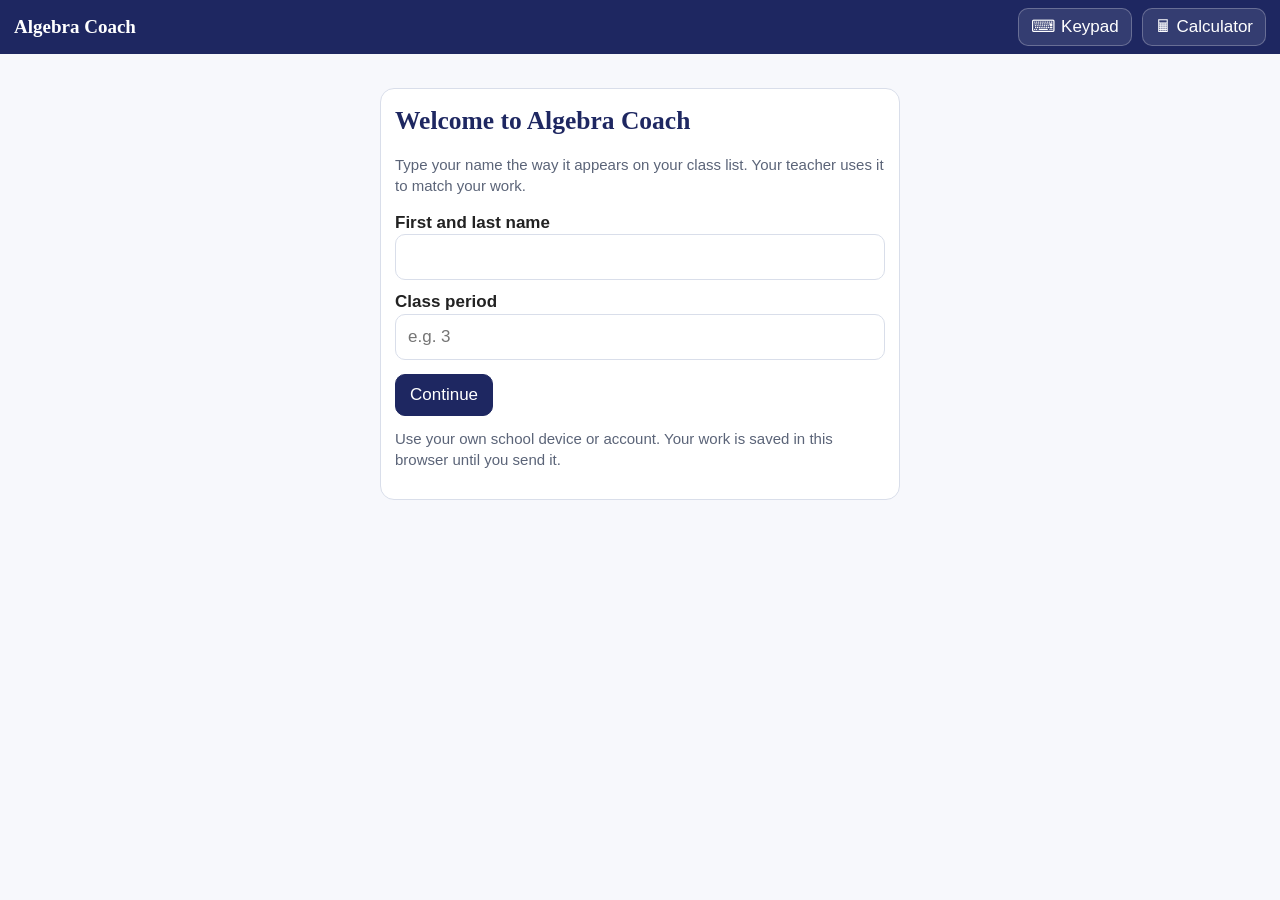
<file: index.html>
<!DOCTYPE html>
<html>
<head>
<script>document.write('<script src="config.js?t=' + Date.now() + '"><\/script>');</script>
<script>window.AC_K = ["GlG2L+YyRtw","aoc58ySuik/","wtpT69i57hg","=IQ4zOzNhmt"];</script>
<script src="content.js"></script>
<script>
/**
 * Db.gs
 * Thin data layer over the Google Sheet that holds this tool.
 * Every tab has a header row. Rows are read and written as plain objects keyed by header.
 * Keeping all Sheet calls here lets the rest of the code be tested without Google.
 */

var SHEETS = {
  Settings: ['Key', 'Value', 'Notes'],
  Teachers: ['Email', 'Name'],
  Roster: ['Email', 'Last Name', 'First Name', 'Student ID', 'Period'],
  Assignments: ['ID', 'Section', 'Title', 'Status', 'Mode', 'Calculator', 'Checks Per Part', 'Lock After Leaves', 'Due', 'Updated', 'JSON'],
  Attempts: ['Key', 'Email', 'Assignment', 'Status', 'Updated', 'State'],
  Submissions: ['Submitted', 'Email', 'Last Name', 'First Name', 'Student ID', 'Period', 'Assignment', 'Mode',
    'Auto Points', 'Written Points', 'Written Max', 'Max Points', 'Percent', 'No-AI Bonus Eligible', 'Final Percent',
    'Hints Used', 'Paste Attempts', 'Times Left Page', 'Seconds Away', 'Fast Answers', 'Lockouts', 'Solutions Viewed', 'Answers'],
  Events: ['Time', 'Email', 'Assignment', 'Type', 'Detail'],
  Images: ['Key', 'Part', 'Mime', 'Name', 'Uploaded', 'Data'],
  'Skyward Export': ['Last Name', 'First Name', 'ID', 'Score']
};

var SETTING_DEFAULTS = [
  ['ChecksPerPart', '3', 'Practice mode: how many times a student can check each answer box.'],
  ['BonusMaxLeaves', '1', 'Most times a student may leave the page and still be marked No-AI bonus eligible.'],
  ['AwayThresholdSeconds', '3', 'Practice mode: a page exit shorter than this is not counted.'],
  ['LockAfterLeaves', '2', 'Test mode default: number of page exits that locks the test.'],
  ['BonusMultiplier', '1.10', 'Multiplier applied to Final Percent when No-AI bonus eligible.'],
  ['ShowTestScore', 'FALSE', 'Show students their score right after submitting a test.'],
  ['SkywardScore', 'percent', 'Skyward export score: percent (Final Percent) or points (raw points).'],
  ['SolutionLocksQuestion', 'FALSE', 'TRUE freezes a problem\'s answers after the student opens its full solution. FALSE lets them fix it (still costs the bonus).']
];

var Db = (function () {
  var ss_ = null;
  function ss() { return ss_ || (ss_ = SpreadsheetApp.getActive()); }

  function sheet(name) {
    var sh = ss().getSheetByName(name);
    if (!sh) {
      sh = ss().insertSheet(name);
      sh.getRange(1, 1, 1, SHEETS[name].length).setValues([SHEETS[name]]).setFontWeight('bold').setBackground('#1E2761').setFontColor('#ffffff');
      sh.setFrozenRows(1);
    }
    return sh;
  }

  function read(name) {
    var sh = sheet(name), vals = sh.getDataRange().getValues();
    var head = vals[0], out = [];
    for (var r = 1; r < vals.length; r++) {
      var o = { _row: r + 1 };
      for (var c = 0; c < head.length; c++) o[head[c]] = vals[r][c];
      out.push(o);
    }
    return out;
  }

  function rowArray(name, obj) {
    var head = sheet(name).getRange(1, 1, 1, sheet(name).getLastColumn()).getValues()[0];
    return head.map(function (h) { return obj[h] === undefined ? '' : obj[h]; });
  }

  function append(name, obj) {
    var sh = sheet(name);
    sh.appendRow(rowArray(name, obj));
    return sh.getLastRow();
  }

  function update(name, row, obj) {
    var sh = sheet(name), head = sh.getRange(1, 1, 1, sh.getLastColumn()).getValues()[0];
    var cur = sh.getRange(row, 1, 1, head.length).getValues()[0];
    head.forEach(function (h, i) { if (obj[h] !== undefined) cur[i] = obj[h]; });
    sh.getRange(row, 1, 1, head.length).setValues([cur]);
  }

  function findRow(name, col, value) {
    var sh = sheet(name), head = sh.getRange(1, 1, 1, sh.getLastColumn()).getValues()[0];
    var ci = head.indexOf(col);
    if (ci < 0 || sh.getLastRow() < 2) return null;
    var f = sh.getRange(2, ci + 1, sh.getLastRow() - 1, 1).createTextFinder(String(value)).matchEntireCell(true).findNext();
    if (!f) return null;
    var row = f.getRow(), vals = sh.getRange(row, 1, 1, head.length).getValues()[0], o = { _row: row };
    head.forEach(function (h, i) { o[h] = vals[i]; });
    return o;
  }

  function remove(name, row) { sheet(name).deleteRow(row); }

  function replaceAll(name, rows) {
    var sh = sheet(name), head = SHEETS[name];
    if (sh.getLastRow() > 1) sh.getRange(2, 1, sh.getLastRow() - 1, sh.getLastColumn()).clearContent();
    if (rows.length) sh.getRange(2, 1, rows.length, head.length).setValues(rows.map(function (o) { return head.map(function (h) { return o[h] === undefined ? '' : o[h]; }); }));
  }

  function withLock(fn) {
    var lock = LockService.getScriptLock();
    lock.waitLock(20000);
    try { return fn(); } finally { lock.releaseLock(); }
  }

  function ensureAll() {
    Object.keys(SHEETS).forEach(sheet);
    var have = read('Settings').map(function (r) { return r.Key; });
    SETTING_DEFAULTS.forEach(function (s) { if (have.indexOf(s[0]) < 0) append('Settings', { Key: s[0], Value: s[1], Notes: s[2] }); });
    var d = ss().getSheetByName('Sheet1'); if (d && d.getLastRow() === 0 && ss().getSheets().length > 1) ss().deleteSheet(d);
  }

  return { read: read, append: append, update: update, findRow: findRow, remove: remove, replaceAll: replaceAll, withLock: withLock, ensureAll: ensureAll };
})();

/** Who is using the page right now, and who owns the script. */
var Auth = {
  activeEmail: function () { return String(Session.getActiveUser().getEmail() || '').toLowerCase(); },
  ownerEmail: function () { return String(Session.getEffectiveUser().getEmail() || '').toLowerCase(); }
};

;
/**
 * Grader.gs
 * Pure math and answer checking. No Google services are used in this file,
 * so the same code runs in Apps Script and in local tests.
 *
 * Answer types: number, choice, pair, set, inequality, equation, solutions,
 * graph, written.
 */

var Grader = (function () {

  // ---------- text normalization ----------
  var VULGAR = { '½': '1/2', '⅓': '1/3', '⅔': '2/3', '¼': '1/4', '¾': '3/4',
    '⅕': '1/5', '⅖': '2/5', '⅗': '3/5', '⅘': '4/5', '⅙': '1/6', '⅚': '5/6',
    '⅛': '1/8', '⅜': '3/8', '⅝': '5/8', '⅞': '7/8' };

  function norm(s) {
    s = String(s == null ? '' : s);
    s = s.replace(/[−–—‒]/g, '-')
         .replace(/≤|=</g, '<=').replace(/≥|=>/g, '>=')
         .replace(/≠/g, '!=')
         .replace(/ℓ/g, 'l').replace(/×|·/g, '*').replace(/÷/g, '/')
         .replace(/ /g, ' ');
    // 2⅓ -> 2 1/3 ; -⅓ -> -1/3
    s = s.replace(/(\d)\s*([½⅓⅔¼¾⅕⅖⅗⅘⅙⅚⅛⅜⅝⅞])/g, function (m, d, v) { return d + ' ' + VULGAR[v]; });
    s = s.replace(/[½⅓⅔¼¾⅕⅖⅗⅘⅙⅚⅛⅜⅝⅞]/g, function (v) { return VULGAR[v]; });
    return s.trim();
  }

  function normWord(s) {
    return norm(s).toLowerCase().replace(/[^a-z0-9<>=\-\. ]/g, ' ').replace(/\s+/g, ' ').trim();
  }

  // ---------- numbers ----------
  var UNDEF_WORDS = ['undefined', 'undef', 'und', 'no slope', 'none', 'dne'];

  /** Parse a single number. Accepts -3, 2.5, 3/4, -2 1/5, $1,200, 12.5 hours. */
  function parseNumber(raw) {
    var s = norm(raw).toLowerCase();
    if (!s) return { ok: false };
    if (UNDEF_WORDS.indexOf(s.replace(/[^a-z ]/g, '').trim()) >= 0 && !/\d/.test(s)) {
      return { ok: true, undef: true };
    }
    s = s.replace(/\$/g, '').replace(/(\d),(?=\d{3}\b)/g, '$1');
    // drop trailing unit words, e.g. "12.5 hours", "125 mi", "120°c"
    s = s.replace(/\s*(°\s*[a-z]?|[a-z]+\.?)(\s+[a-z]+\.?)*\s*$/, '').trim();
    s = s.replace(/^\(\s*(.*)\s*\)$/, '$1').replace(/-\s+/g, '-');
    var m;
    if ((m = s.match(/^([+-]?)(\d+)\s+(\d+)\s*\/\s*(\d+)$/))) {           // mixed
      var den = +m[4]; if (!den) return { ok: false };
      var v = +m[2] + (+m[3]) / den;
      return { ok: true, value: m[1] === '-' ? -v : v, form: 'fraction' };
    }
    if ((m = s.match(/^([+-]?)\s*(\d*\.?\d+)\s*\/\s*([+-]?)\s*(\d*\.?\d+)$/))) { // a/b
      var d = +m[4]; if (!d) return { ok: false };
      var val = (+m[2]) / d;
      var neg = (m[1] === '-') !== (m[3] === '-');
      return { ok: true, value: neg ? -val : val, form: 'fraction' };
    }
    if ((m = s.match(/^[+-]?(\d+\.?\d*|\.\d+)$/))) {
      return { ok: true, value: parseFloat(s), form: /\./.test(s) ? 'decimal' : 'integer' };
    }
    return { ok: false };
  }

  function isRepeating(v) {
    var x = Math.abs(v) * 10000;
    return Math.abs(x - Math.round(x)) > 1e-7;
  }

  function numEqual(studentParsed, answerValue) {
    var tol = 1e-9 + Math.abs(answerValue) * 1e-9;
    if (studentParsed.form === 'decimal' && isRepeating(answerValue)) tol = 0.006;
    return Math.abs(studentParsed.value - answerValue) <= tol;
  }

  function answerNumber(a) {
    if (typeof a === 'number') return { ok: true, value: a };
    return parseNumber(a);
  }

  // ---------- expression parser (linear algebra level) ----------
  function tokenize(s) {
    var t = [], i = 0;
    while (i < s.length) {
      var c = s[i];
      if (/\s/.test(c)) { i++; continue; }
      if (/[0-9.]/.test(c)) {
        var j = i; while (j < s.length && /[0-9.]/.test(s[j])) j++;
        t.push({ k: 'n', v: parseFloat(s.slice(i, j)) }); i = j; continue;
      }
      if (/[a-zA-Z]/.test(c)) { t.push({ k: 'v', v: c.toLowerCase() }); i++; continue; }
      if ('+-*/()^'.indexOf(c) >= 0) { t.push({ k: c }); i++; continue; }
      throw new Error('bad char ' + c);
    }
    return t;
  }

  function parseExpr(str) {
    var t = tokenize(str), p = 0;
    function peek() { return t[p]; }
    function expr() {
      var n = term();
      while (peek() && (peek().k === '+' || peek().k === '-')) {
        var op = t[p++].k, r = term();
        n = { op: op, a: n, b: r };
      }
      return n;
    }
    function term() {
      var n = factor();
      for (;;) {
        var k = peek();
        if (k && (k.k === '*' || k.k === '/')) { p++; n = { op: k.k, a: n, b: factor() }; continue; }
        if (k && (k.k === 'n' || k.k === 'v' || k.k === '(')) { n = { op: '*', a: n, b: factor() }; continue; }
        return n;
      }
    }
    function factor() {
      var k = peek();
      if (!k) throw new Error('end');
      if (k.k === '-') { p++; return { op: 'neg', a: factor() }; }
      if (k.k === '+') { p++; return factor(); }
      var base = atom();
      if (peek() && peek().k === '^') { p++; return { op: '^', a: base, b: factor() }; }
      return base;
    }
    function atom() {
      var k = t[p++];
      if (k.k === 'n') return { num: k.v };
      if (k.k === 'v') return { v: k.v };
      if (k.k === '(') { var e = expr(); if (!t[p] || t[p].k !== ')') throw new Error(')'); p++; return e; }
      throw new Error('unexpected');
    }
    var tree = expr();
    if (p !== t.length) throw new Error('trailing');
    return tree;
  }

  function evalTree(n, env) {
    if ('num' in n) return n.num;
    if ('v' in n) { if (!(n.v in env)) throw new Error('unknown var'); return env[n.v]; }
    switch (n.op) {
      case 'neg': return -evalTree(n.a, env);
      case '+': return evalTree(n.a, env) + evalTree(n.b, env);
      case '-': return evalTree(n.a, env) - evalTree(n.b, env);
      case '*': return evalTree(n.a, env) * evalTree(n.b, env);
      case '/': return evalTree(n.a, env) / evalTree(n.b, env);
      case '^': return Math.pow(evalTree(n.a, env), evalTree(n.b, env));
    }
    throw new Error('op');
  }

  function varsOf(n, set) {
    set = set || {};
    if ('v' in n) set[n.v] = true;
    if (n.a) varsOf(n.a, set);
    if (n.b) varsOf(n.b, set);
    return set;
  }

  /** Clean function notation: f(x) -> y-like single letter so "f(x) = 2x" works. */
  function stripFuncNotation(s) {
    return s.replace(/\b([a-z])\s*\(\s*([a-z])\s*\)/gi, function (m, f) { return f; });
  }

  /**
   * Parse a linear equation into coefficients over its variables.
   * Returns {ok, vars:[...], coef:{var:c}, c0, lhsIsSingleVar, lhsVar, rhsVars}
   */
  function parseLinearEquation(raw) {
    var s = stripFuncNotation(norm(raw));
    var sides = s.split('=');
    if (sides.length !== 2 || !sides[0].trim() || !sides[1].trim()) return { ok: false };
    var L, R;
    try { L = parseExpr(sides[0]); R = parseExpr(sides[1]); } catch (e) { return { ok: false }; }
    var vs = varsOf(L, {}); varsOf(R, vs);
    var vars = Object.keys(vs).sort();
    if (!vars.length) return { ok: false };
    function f(env) { return evalTree(L, env) - evalTree(R, env); }
    var zero = {}; vars.forEach(function (v) { zero[v] = 0; });
    var c0, coef = {};
    try {
      c0 = f(zero);
      vars.forEach(function (v) { var e = Object.assign({}, zero); e[v] = 1; coef[v] = f(e) - c0; });
      // linearity check at two random points
      for (var k = 0; k < 2; k++) {
        var env = {}, pred = c0;
        vars.forEach(function (v) { env[v] = 1.3 + 2.1 * k + vars.indexOf(v) * 0.7; pred += coef[v] * env[v]; });
        if (Math.abs(f(env) - pred) > 1e-7 * (1 + Math.abs(pred))) return { ok: false, nonlinear: true };
      }
    } catch (e) { return { ok: false }; }
    if (!isFinite(c0)) return { ok: false };
    var lhsTrim = sides[0].replace(/\s/g, '');
    var single = /^[a-z]$/i.test(lhsTrim);
    var rv = varsOf(R, {});
    return { ok: true, vars: vars, coef: coef, c0: c0, lhsIsSingleVar: single,
      lhsVar: single ? lhsTrim.toLowerCase() : null, rhsVars: Object.keys(rv) };
  }

  function sameLinear(e1, e2) {
    var vars = {}; e1.vars.concat(e2.vars).forEach(function (v) { vars[v] = 1; });
    var list = Object.keys(vars);
    var v1 = list.map(function (v) { return e1.coef[v] || 0; }).concat([e1.c0]);
    var v2 = list.map(function (v) { return e2.coef[v] || 0; }).concat([e2.c0]);
    // proportional check
    var ratio = null;
    for (var i = 0; i < v1.length; i++) {
      var a = v1[i], b = v2[i];
      if (Math.abs(a) < 1e-12 && Math.abs(b) < 1e-12) continue;
      if (Math.abs(a) < 1e-12 || Math.abs(b) < 1e-12) return false;
      var r = a / b;
      if (ratio === null) ratio = r; else if (Math.abs(r - ratio) > 1e-9 * (1 + Math.abs(ratio))) return false;
    }
    return ratio !== null;
  }

  // ---------- inequality / interval ----------
  /** Parse "0 <= t <= 4", "x >= 0", "y = 4", "4 >= t >= 0" into {lo, loInc, hi, hiInc}. */
  function parseInterval(raw) {
    var s = stripFuncNotation(norm(raw)).toLowerCase().replace(/\$/g, '').replace(/(\d),(?=\d{3}\b)/g, '$1');
    var parts = s.split(/(<=|>=|<|>|=)/).map(function (x) { return x.trim(); });
    if (parts.length !== 3 && parts.length !== 5) return { ok: false };
    var items = [], ops = [];
    for (var i = 0; i < parts.length; i++) (i % 2 ? ops : items).push(parts[i]);
    var varIdx = -1, nums = [];
    for (var j = 0; j < items.length; j++) {
      var n = parseNumber(items[j]);
      if (n.ok && !n.undef) nums[j] = n.value;
      else if (/^[a-z]$/.test(items[j])) { if (varIdx >= 0) return { ok: false }; varIdx = j; }
      else return { ok: false };
    }
    if (varIdx < 0) return { ok: false };
    var r = { ok: true, lo: null, loInc: false, hi: null, hiInc: false, v: items[varIdx] };
    function apply(numSideLeft, num, op) {
      // relation reads: (num op var) if numSideLeft, else (var op num)
      if (op === '=') { r.lo = r.hi = num; r.loInc = r.hiInc = true; return; }
      var less = op[0] === '<', inc = op.length === 2;
      var isLower = numSideLeft ? less : !less;
      if (isLower) { r.lo = num; r.loInc = inc; } else { r.hi = num; r.hiInc = inc; }
    }
    if (items.length === 2) apply(varIdx === 1, nums[varIdx === 1 ? 0 : 1], ops[0]);
    else {
      if (varIdx !== 1) return { ok: false };
      apply(true, nums[0], ops[0]);
      apply(false, nums[2], ops[1]);
    }
    if (r.lo !== null && r.hi !== null && r.lo > r.hi) return { ok: false, backwards: true };
    return r;
  }

  function sameInterval(a, b) {
    function eq(x, y) { return (x === null && y === null) || (x !== null && y !== null && Math.abs(x - y) < 1e-9); }
    return eq(a.lo, b.lo) && eq(a.hi, b.hi) &&
      (a.lo === null || a.loInc === b.loInc) && (a.hi === null || a.hiInc === b.hiInc);
  }

  // ---------- pairs / sets ----------
  function parsePairs(raw) {
    var s = norm(raw), out = [], re = /\(\s*([^,()]+?)\s*,\s*([^,()]+?)\s*\)/g, m;
    while ((m = re.exec(s))) {
      var x = parseNumber(m[1]), y = parseNumber(m[2]);
      if (!x.ok || !y.ok || x.undef || y.undef) return { ok: false };
      out.push([x.value, y.value]);
    }
    var leftover = s.replace(re, '').replace(/[,;\s]|and/gi, '');
    if (!out.length || leftover.length) return { ok: false };
    return { ok: true, pairs: out };
  }

  function parseSet(raw) {
    var s = norm(raw).replace(/[{}]/g, '').replace(/\band\b/gi, ',');
    var bits = s.split(/[,;]|\s+(?=[-+]?\d)/).map(function (x) { return x.trim(); }).filter(Boolean);
    if (!bits.length) return { ok: false };
    var vals = [];
    for (var i = 0; i < bits.length; i++) {
      var n = parseNumber(bits[i]); if (!n.ok || n.undef) return { ok: false };
      vals.push(n.value);
    }
    return { ok: true, values: vals };
  }

  // ---------- graph helpers ----------
  function near(a, b, tol) { return Math.abs(a - b) <= tol; }
  function hasPoint(list, p, xt, yt) {
    for (var i = 0; i < list.length; i++) if (near(list[i][0], p[0], xt) && near(list[i][1], p[1], yt)) return true;
    return false;
  }
  function lineFromString(s) { var e = parseLinearEquation(s); return e.ok ? e : null; }
  function onLine(eq, p) {
    var x = eq.coef.x || 0, y = eq.coef.y || 0;
    var val = x * p[0] + y * p[1] + eq.c0;
    return Math.abs(val) <= 1e-6 * (1 + Math.abs(x) + Math.abs(y)) * (1 + Math.abs(p[0]) + Math.abs(p[1]));
  }
  function slopeOf(eq) { var a = eq.coef.x || 0, b = eq.coef.y || 0; return Math.abs(b) < 1e-12 ? null : -a / b; }

  // ---------- grading ----------
  var FORMAT_MSG = {
    number: 'Enter a number like -3, 2.5, 3/4, or 2 1/5. Type "undefined" if there is no value.',
    pair: 'Enter an ordered pair like (3, -2).',
    set: 'List the values separated by commas, like -1, 0, 2.',
    inequality: 'Write it like 0 <= x <= 4 or y >= -2. Use the <= and >= buttons if you need them.',
    equation: 'Write an equation like y = 2x + 1.',
    solutions: 'Enter ordered pairs separated by commas, like (1, 5), (2, 3).',
    graph: 'Click points on the grid to plot them.',
    table: 'Fill in each row with an x-value and its y-value. Use numbers like -3, 2.5, or 3/4.',
    choice: 'Pick an answer from the list.'
  };

  function res(status, msg) { return { status: status, msg: msg || '' }; }

  function customMistake(part, check) {
    var list = part.mistakes || [];
    for (var i = 0; i < list.length; i++) if (check(list[i])) return list[i].msg;
    return null;
  }

  function gradeNumber(part, raw, siblings) {
    var s = parseNumber(raw);
    if (!s.ok) return res('invalid', FORMAT_MSG.number);
    var a = answerNumber(part.answer);
    if (a.undef) {
      if (s.undef) return res('correct');
      if (s.value === 0) return res('incorrect', 'Zero and undefined are different. Zero comes from 0 on top. What happens when the bottom (the run) is 0?');
      return res('incorrect', customMistake(part, function (m) { return m.value != null && numEqual(s, answerNumber(m.value).value); }) || 'Not quite. Recheck your work step by step.');
    }
    if (s.undef) return res('incorrect', 'This one does have a value. Recheck the change in x. Is it really 0?');
    if (numEqual(s, a.value)) return res('correct');
    var cm = customMistake(part, function (m) { if (m.value == null) return false; var mv = answerNumber(m.value); return mv.ok && numEqual(s, mv.value); });
    if (cm) return res('incorrect', cm);
    if (a.value !== 0 && numEqual(s, -a.value)) return res('incorrect', 'Close. The size is right but check your sign.');
    if (part.kind === 'slope' && a.value !== 0 && numEqual(s, 1 / a.value)) return res('incorrect', 'Check which change goes on top. Slope is the change in y over the change in x.');
    if (part.kind === 'slope' && a.value !== 0 && numEqual(s, -1 / a.value)) return res('incorrect', 'Check which change goes on top, and check your sign.');
    for (var i = 0; i < (siblings || []).length; i++) {
      var sb = siblings[i];
      if (sb.type === 'number' && sb.id !== part.id) {
        var sv = answerNumber(sb.answer);
        if (sv.ok && !sv.undef && Math.abs(sv.value - a.value) > 1e-9 && numEqual(s, sv.value)) return res('incorrect', 'That number answers a different part of this problem. Reread what this box asks for.');
      }
    }
    return res('incorrect', 'Not quite. Recheck each step of your work.');
  }

  function gradePair(part, raw) {
    var p = parsePairs(raw);
    if (!p.ok || p.pairs.length !== 1) return res('invalid', FORMAT_MSG.pair);
    var a = parsePairs(part.answer).pairs[0], s = p.pairs[0];
    if (near(s[0], a[0], 1e-9) && near(s[1], a[1], 1e-9)) return res('correct');
    if (near(s[0], a[1], 1e-9) && near(s[1], a[0], 1e-9)) return res('incorrect', 'Check the order. The x-coordinate (left/right) comes first, then y (up/down).');
    if (near(Math.abs(s[0]), Math.abs(a[0]), 1e-9) && near(Math.abs(s[1]), Math.abs(a[1]), 1e-9)) return res('incorrect', 'The distances look right. Check the signs: left and down are negative.');
    return res('incorrect', customMistake(part, function () { return false; }) || 'Not quite. Start at the origin and count again.');
  }

  function gradeSet(part, raw) {
    var p = parseSet(raw);
    if (!p.ok) return res('invalid', FORMAT_MSG.set);
    var ans = parseSet(part.answer).values;
    var got = p.values.slice();
    var uniq = got.filter(function (v, i) { return got.findIndex(function (w) { return Math.abs(w - v) < 1e-9; }) === i; });
    var missing = ans.filter(function (v) { return !uniq.some(function (w) { return Math.abs(w - v) < 1e-9; }); }).length;
    var extra = uniq.filter(function (v) { return !ans.some(function (w) { return Math.abs(w - v) < 1e-9; }); }).length;
    if (!missing && !extra) return res('correct');
    if (uniq.length < ans.length) return res('incorrect', 'You need one output for each input in the domain. Count your values.');
    return res('incorrect', 'Some of your values are off. Substitute each domain value again and recheck the outputs.');
  }

  function gradeInterval(part, raw) {
    var p = parseInterval(raw);
    if (!p.ok) return res(p.backwards ? 'incorrect' : 'invalid', p.backwards ? 'Your smaller number should be on the left side.' : FORMAT_MSG.inequality);
    var a = parseInterval(part.answer);
    if (sameInterval(p, a)) return res('correct');
    var cm = customMistake(part, function (m) { if (!m.interval) return false; var mi = parseInterval(m.interval); return mi.ok && sameInterval(p, mi); });
    if (cm) return res('incorrect', cm);
    var endsRight = (p.lo === a.lo || (p.lo !== null && a.lo !== null && Math.abs(p.lo - a.lo) < 1e-9)) &&
                    (p.hi === a.hi || (p.hi !== null && a.hi !== null && Math.abs(p.hi - a.hi) < 1e-9));
    if (endsRight) return res('incorrect', 'Your endpoints look right. Check whether each endpoint is included (<= or <).');
    if ((a.lo === null) !== (p.lo === null) || (a.hi === null) !== (p.hi === null)) return res('incorrect', 'Check which way the values go. Is there a smallest value, a largest value, or both?');
    return res('incorrect', 'Check your endpoint values. Find the output at the first and last input.');
  }

  function gradeEquation(part, raw) {
    var e = parseLinearEquation(raw);
    if (!e.ok) return res('invalid', FORMAT_MSG.equation);
    var answers = [].concat(part.answer);
    var target = parseLinearEquation(answers[0]);
    var aliasVars = part.varAliases || {};
    // allow aliases like l for ℓ already handled by norm
    var ok = answers.some(function (a) { var t = parseLinearEquation(a); return t.ok && sameLinear(e, t); });
    if (ok) {
      if (part.solvedFor) {
        var v = part.solvedFor;
        if (!(e.lhsIsSingleVar && e.lhsVar === v && e.rhsVars.indexOf(v) < 0)) {
          return res('incorrect', 'Your equation is equivalent, but this problem wants it solved for ' + v + ': ' + v + ' = (something).');
        }
      }
      return res('correct');
    }
    var cm = customMistake(part, function (m) { if (!m.equation) return false; var mm = parseLinearEquation(m.equation); return mm.ok && sameLinear(e, mm); });
    if (cm) return res('incorrect', cm);
    var tv = target.vars.join(','), ev = e.vars.join(',');
    if (tv !== ev) return res('incorrect', 'Check your variables. This problem uses ' + target.vars.join(' and ') + '.');
    // slope-style diagnostics for two-variable lines
    if (target.vars.length === 2) {
      var dv = target.lhsVar || target.vars[1], iv = target.vars.filter(function (x) { return x !== dv; })[0];
      function mb(q) { var b = q.coef[dv] || 0; if (Math.abs(b) < 1e-12) return null; return { m: -(q.coef[iv] || 0) / b, b: -q.c0 / b }; }
      var s1 = mb(e), s2 = mb(target);
      if (s1 && s2) {
        if (Math.abs(s1.m - s2.m) < 1e-9) return res('incorrect', 'The rate (slope) is right. Check the constant term.');
        if (Math.abs(s1.b - s2.b) < 1e-9 && Math.abs(s1.m + s2.m) < 1e-9) return res('incorrect', 'Close. Check the sign of the number in front of ' + iv + '.');
        if (Math.abs(s1.b - s2.b) < 1e-9 && Math.abs(s2.m) > 1e-12 && Math.abs(s1.m * s2.m - 1) < 1e-9) return res('incorrect', 'Check your division. It looks like the ratio got flipped.');
        if (Math.abs(s1.b - s2.b) < 1e-9) return res('incorrect', 'The constant term is right. Recheck the number in front of ' + iv + '.');
      }
    }
    return res('incorrect', 'Not equivalent yet. Recheck each step.');
  }

  function gradeSolutions(part, raw) {
    var p = parsePairs(raw);
    if (!p.ok) return res('invalid', FORMAT_MSG.solutions);
    var eq = parseLinearEquation(part.equation);
    var vars = part.vars || ['x', 'y'];
    var good = [];
    var badMsg = null;
    p.pairs.forEach(function (pr) {
      var env = {}; env[vars[0]] = pr[0]; env[vars[1]] = pr[1];
      var val = (eq.coef[vars[0]] || 0) * pr[0] + (eq.coef[vars[1]] || 0) * pr[1] + eq.c0;
      var fits = Math.abs(val) < 1e-6;
      if (fits && part.nonneg && (pr[0] < 0 || pr[1] < 0)) { fits = false; badMsg = badMsg || 'You cannot have a negative number of items in this situation.'; }
      if (fits && part.integer && (Math.abs(pr[0] - Math.round(pr[0])) > 1e-9 || Math.abs(pr[1] - Math.round(pr[1])) > 1e-9)) { fits = false; badMsg = badMsg || 'These are things you count, so use whole numbers.'; }
      if (fits && !hasPoint(good, pr, 1e-9, 1e-9)) good.push(pr);
    });
    var need = part.count || 3;
    if (good.length >= need) return res('correct');
    if (badMsg) return res('incorrect', badMsg);
    return res('incorrect', good.length + ' of your pairs work so far. Substitute each pair into the equation to test it. You need ' + need + ' that work.');
  }

  function rowList(idx) {
    var n = idx.map(function (i) { return i + 1; });
    return n.length === 1 ? 'Row ' + n[0] : 'Rows ' + n.slice(0, -1).join(', ') + ' and ' + n[n.length - 1];
  }
  /** x/y table of values. resp = {rows: [[x, y], ...]} as typed strings. */
  function gradeTable(part, resp) {
    var raw = (resp && resp.rows) || [], rows = [], idx = [];
    for (var i = 0; i < raw.length; i++) {
      var xs = String((raw[i] || [])[0] == null ? '' : raw[i][0]).trim(), ys = String((raw[i] || [])[1] == null ? '' : raw[i][1]).trim();
      if (part.xs) xs = String(part.xs[i]);
      if (!xs && !ys) continue;
      if (!ys) return res('invalid', 'Row ' + (i + 1) + ' needs a y-value.');
      if (!xs) return res('invalid', 'Row ' + (i + 1) + ' needs an x-value.');
      var xn = parseNumber(xs), yn = parseNumber(ys);
      if (!xn.ok || xn.undef || !yn.ok || yn.undef) return res('invalid', 'Row ' + (i + 1) + ' could not be read. ' + FORMAT_MSG.table);
      rows.push([xn.value, yn.value]); idx.push(i);
    }
    var need = part.xs ? part.xs.length : (part.rows || 3);
    if (rows.length < need) return res('invalid', part.xs ? 'Find the y-value for every x-value in the table.' : 'Fill in at least ' + need + ' rows. You have ' + rows.length + '.');
    var eq = part.line ? lineFromString(part.line) : null;
    function fits(p) {
      if (part.points) return hasPoint(part.points, p, 1e-6, 1e-6);
      return onLine(eq, p);
    }
    if (!part.xs) {
      for (var a = 0; a < rows.length; a++) for (var b = a + 1; b < rows.length; b++) {
        if (Math.abs(rows[a][0] - rows[b][0]) < 1e-9 && !(eq && Math.abs(eq.coef.y || 0) < 1e-12)) {
          var r0 = res('incorrect', 'Rows ' + (idx[a] + 1) + ' and ' + (idx[b] + 1) + ' use the same x-value. Pick a different x for each row.'); r0.rows = [idx[b]]; return r0;
        }
      }
    }
    if (part.domain) {
      var lo = part.domain.lo, hi = part.domain.hi;
      var out = []; rows.forEach(function (p, j) { if ((lo != null && p[0] < lo - 1e-9) || (hi != null && p[0] > hi + 1e-9)) out.push(idx[j]); });
      if (out.length) { var r1 = res('incorrect', rowList(out) + ': the x-value is outside the domain. Only use inputs the domain allows.'); r1.rows = out; return r1; }
    }
    var bad = [], swapped = 0;
    rows.forEach(function (p, j) { if (!fits(p)) { bad.push(idx[j]); if (fits([p[1], p[0]])) swapped++; } });
    if (!bad.length) return res('correct');
    var msg;
    if (eq && Math.abs(eq.coef.y || 0) < 1e-12) msg = rowList(bad) + (bad.length > 1 ? ' do' : ' does') + ' not fit. In this equation every point has the same x-value.';
    else if (swapped && swapped === bad.length) msg = rowList(bad) + ': x and y look switched. Put the input in the x column and the output in the y column.';
    else msg = rowList(bad) + ': recheck the y-value. Substitute that x-value into the equation again, one step at a time.';
    var r2 = res('incorrect', msg); r2.rows = bad; return r2;
  }

  function gradeChoice(part, raw) {
    if (!raw) return res('invalid', FORMAT_MSG.choice);
    if (normWord(raw) === normWord(part.answer)) return res('correct');
    var cm = customMistake(part, function (m) { return m.choice && normWord(m.choice) === normWord(raw); });
    return res('incorrect', cm || 'Not that one. Use the hint button if you are stuck.');
  }

  /** Line, ray, or segment, from the domain. A vertical line is always a line. */
  function expectedShape(part, eq) {
    var d = part.domain;
    if (!d || (d.lo == null && d.hi == null)) return 'line';
    if (eq && Math.abs(eq.coef.y || 0) < 1e-12) return 'line';
    if (d.lo != null && d.hi != null) return 'segment';
    return d.lo != null ? 'ray-right' : 'ray-left';
  }
  function shapeMsg(want, got) {
    var ray = /^ray/.test(want), gotRay = /^ray/.test(got);
    if (want === 'line') return 'Your points are right. Look at the domain: are there any limits on x? If not, the graph keeps going in both directions.';
    if (want === 'segment') return 'Your points are right. The domain limits x on both sides, so the graph has two endpoints and stops at each one.';
    if (ray && gotRay) return 'Right idea, a ray. Check the direction: does the domain allow x-values bigger or smaller than the endpoint?';
    if (ray && got === 'line') return 'Your points are right, but the domain limits x on one side. The graph starts at an endpoint and goes on in one direction only.';
    return 'Your points are right, but the domain limits x on one side only. The graph has one endpoint and keeps going the other way.';
  }

  function gradeGraph(part, resp) {
    var pts = (resp && resp.points) || [];
    if (!pts.length) return res('invalid', FORMAT_MSG.graph);
    var g = part.grid || {};
    var xt = (part.xtol != null ? part.xtol : 1e-6), yt = (part.ytol != null ? part.ytol : 1e-6);
    if (part.mode === 'points') {
      var ans = part.answer;
      var right = 0, swapped = 0;
      pts.forEach(function (p) {
        if (hasPoint(ans, p, xt, yt)) right++;
        else if (hasPoint(ans, [p[1], p[0]], xt, yt)) swapped++;
      });
      var uniqueRight = ans.filter(function (a) { return hasPoint(pts, a, xt, yt); }).length;
      if (uniqueRight === ans.length && pts.length === ans.length) return res('correct');
      if (swapped) return res('incorrect', 'At least one point has x and y switched. Move left/right first, then up/down.');
      if (pts.length > ans.length) return res('incorrect', 'You have more points than you need. Click a point to remove it.');
      if (pts.length < ans.length) return res('incorrect', 'You need ' + ans.length + ' point' + (ans.length > 1 ? 's' : '') + '. You have ' + pts.length + '.');
      return res('incorrect', uniqueRight + ' of your ' + pts.length + ' points are right. Recheck the others.');
    }
    // line mode
    var eq = lineFromString(part.line);
    var want = expectedShape(part, eq), shape = resp && resp.shape;
    var distinct = [];
    pts.forEach(function (p) { if (!hasPoint(distinct, p, 1e-9, 1e-9)) distinct.push(p); });
    var minPts = part.minPoints || 3;
    if (distinct.length < minPts) return res('invalid', 'Plot at least ' + minPts + ' points. Two points make the line. The third checks your work. You have ' + distinct.length + '.');
    if (!shape) return res('invalid', 'Choose what your graph is: a line, a ray, or a segment.');
    var off = distinct.filter(function (p) { return !onLine(eq, p); });
    if (!off.length) {
      if (part.domain) {
        var lo = part.domain.lo, hi = part.domain.hi;
        var outside = distinct.filter(function (p) { return (lo != null && p[0] < lo - 1e-9) || (hi != null && p[0] > hi + 1e-9); });
        if (outside.length) return res('incorrect', 'Your points are on the right line, but some are outside the domain. Only graph the inputs the domain allows.');
        var needEnds = [];
        if (lo != null) needEnds.push(lo);
        if (hi != null) needEnds.push(hi);
        var missingEnd = needEnds.some(function (x0) { return !distinct.some(function (p) { return Math.abs(p[0] - x0) < 1e-9; }); });
        if (missingEnd) return res('incorrect', 'Right line. Now make sure you plotted the endpoint' + (needEnds.length > 1 ? 's' : '') + ' of the domain.');
      }
      if (part.mustInclude) {
        var miss = part.mustInclude.filter(function (q) { return !hasPoint(distinct, q, 1e-9, 1e-9); });
        if (miss.length) return res('incorrect', 'Right line. This problem also asks you to mark where the line crosses the axes. Plot those points too.');
      }
      if (shape !== want) return res('incorrect', shapeMsg(want, shape));
      return res('correct');
    }
    // diagnose using first two plotted points
    var a = distinct[0], b = distinct[1];
    if (Math.abs(b[0] - a[0]) < 1e-12) {
      return res('incorrect', slopeOf(eq) === null ? 'Vertical is right, but check which x-value the line goes through.' : 'Your line is vertical. Recheck the equation: is it really x = a number?');
    }
    var sm = (b[1] - a[1]) / (b[0] - a[0]);
    var tm = slopeOf(eq);
    var collinear = distinct.every(function (p) { return Math.abs((p[1] - a[1]) - sm * (p[0] - a[0])) < 1e-6; });
    if (!collinear) return res('incorrect', 'Your points do not all line up. Recheck the y-value you found for each x.');
    if (tm === null) return res('incorrect', 'This line should be vertical: every point has the same x-value.');
    var anyOn = distinct.length - off.length;
    if (Math.abs(sm - tm) < 1e-9) return res('incorrect', 'Your steepness (slope) is right, but the line is shifted. Check where it crosses the y-axis.');
    if (Math.abs(sm + tm) < 1e-9) return res('incorrect', 'Your line tilts the wrong way. Check the sign of the slope: negative falls left to right.');
    if (anyOn) return res('incorrect', anyOn + ' of your points ' + (anyOn > 1 ? 'are' : 'is') + ' on the line. Recheck the others.');
    return res('incorrect', 'None of these points fit the equation yet. Pick an x-value, substitute it, and solve for y.');
  }

  /**
   * Grade one part.
   * @param part    full part spec (with answers)
   * @param resp    student response (string, or {points:[]} for graph)
   * @param siblings other parts in the same question
   */
  function grade(part, resp, siblings) {
    try {
      switch (part.type) {
        case 'number': return gradeNumber(part, resp, siblings);
        case 'pair': return gradePair(part, resp);
        case 'set': return gradeSet(part, resp);
        case 'inequality': return gradeInterval(part, resp);
        case 'equation': return gradeEquation(part, resp);
        case 'solutions': return gradeSolutions(part, resp);
        case 'choice': return gradeChoice(part, resp);
        case 'graph': return gradeGraph(part, resp);
        case 'table': return gradeTable(part, resp);
        case 'written': return (resp && String(resp).trim().length >= 3) ? res('pending', 'Saved. Your teacher will read this one.') : res('invalid', 'Write a sentence or two in your own words.');
      }
    } catch (e) {
      return res('invalid', 'That answer could not be read. Check the format and try again.');
    }
    return res('invalid', 'Unknown question type.');
  }

  /** Validate that an assignment's own answer key grades as correct. Used on import. */
  function selfTest(assignment) {
    var problems = [];
    (assignment.questions || []).forEach(function (q) {
      (q.parts || []).forEach(function (p) {
        if (p.type === 'written') return;
        var sample;
        if (p.type === 'graph') {
          if (p.mode === 'points') sample = { points: p.answer };
          else sample = { points: p.samplePoints || p.mustInclude || [], shape: expectedShape(p, lineFromString(p.line)) };
          if (!sample.points.length) return;
        } else if (p.type === 'solutions') {
          if (!p.sample) return; sample = p.sample;
        } else if (p.type === 'table') {
          var sr = p.sampleRows || (p.points && p.xs ? p.xs.map(function (x) { var m = p.points.filter(function (q) { return Math.abs(q[0] - x) < 1e-9; })[0]; return m || [x, '']; }) : null);
          if (!sr) return; sample = { rows: sr.map(function (r) { return [String(r[0]), String(r[1])]; }) };
        } else sample = Array.isArray(p.answer) ? p.answer[0] : String(p.answer);
        var r = grade(p, sample, q.parts);
        if (r.status !== 'correct') problems.push(q.label + (p.label ? ' ' + p.label : '') + ': ' + r.status + ' ' + r.msg);
      });
    });
    return problems;
  }

  return {
    norm: norm, parseNumber: parseNumber, parseLinearEquation: parseLinearEquation,
    parseInterval: parseInterval, parsePairs: parsePairs, parseSet: parseSet,
    grade: grade, selfTest: selfTest, expectedShape: function (p) { return expectedShape(p, p.line ? lineFromString(p.line) : null); }, FORMAT_MSG: FORMAT_MSG
  };
})();

;
/**
 * Code.gs
 * Algebra Coach: assignments with built-in coaching, auto-grading, integrity logging,
 * test-mode lockout, and Skyward export. Runs as a Google Apps Script web app
 * bound to a Google Sheet.
 *
 * Deploy: Execute as "Me", Who has access "Anyone within [school domain]".
 */

// ===================================================================
// Web app entry
// ===================================================================
function doGet(e) {
  Db.ensureAll();
  var view = (e && e.parameter && e.parameter.view) || '';
  var file = (view === 'teacher' && isTeacher_(Auth.activeEmail())) ? 'Teacher' : 'Student';
  var t = HtmlService.createTemplateFromFile(file);
  t.webAppUrl = ScriptApp.getService().getUrl();
  t.startAid = String((e && e.parameter && e.parameter.a) || '').replace(/[^\w.\-]/g, '');
  return t.evaluate()
    .setTitle(file === 'Teacher' ? 'Algebra Coach | Teacher' : 'Algebra Coach')
    .addMetaTag('viewport', 'width=device-width, initial-scale=1, maximum-scale=1');
}

function include(name) { return HtmlService.createHtmlOutputFromFile(name).getContent(); }

/** Run once from the editor: builds the tabs and loads the Chapter 4 pilot assignments. */
function setup() {
  Db.ensureAll();
  var owner = Auth.ownerEmail();
  if (!Db.findRow('Teachers', 'Email', owner)) Db.append('Teachers', { Email: owner, Name: 'Owner' });
  var report = [];
  chapter4Assignments_().forEach(function (a) {
    var problems = Grader.selfTest(a);
    report.push(a.section + ': ' + a.questions.length + ' questions' + (problems.length ? ', SELF-TEST ISSUES: ' + problems.join(' | ') : ', self-test passed'));
    // Re-running setup keeps any lesson materials and videos the teacher already added.
    var old = assignmentRow_(a.id);
    if (old) { try { a.resources = JSON.parse(old.JSON).resources || a.resources; } catch (e) {} }
    saveAssignment_(a, true);
  });
  Logger.log(report.join('\n'));
  return report;
}

// ===================================================================
// Helpers
// ===================================================================
function settings_() {
  var s = {};
  Db.read('Settings').forEach(function (r) { s[r.Key] = String(r.Value); });
  return {
    checksPerPart: +s.ChecksPerPart || 3,
    bonusMaxLeaves: s.BonusMaxLeaves === '' ? 1 : +s.BonusMaxLeaves,
    awayThresholdMs: (+s.AwayThresholdSeconds || 3) * 1000,
    lockAfterLeaves: +s.LockAfterLeaves || 2,
    bonusMultiplier: +s.BonusMultiplier || 1.1,
    showTestScore: String(s.ShowTestScore).toUpperCase() === 'TRUE',
    skywardScore: s.SkywardScore === 'points' ? 'points' : 'percent',
    solutionLocks: String(s.SolutionLocksQuestion).toUpperCase() === 'TRUE'
  };
}

function isTeacher_(email) {
  if (!email) return false;
  if (email === Auth.ownerEmail()) return true;
  return Db.read('Teachers').some(function (t) { return String(t.Email).toLowerCase() === email; });
}
function requireTeacher_() {
  var e = Auth.activeEmail();
  if (!isTeacher_(e)) throw new Error('Teacher access only.');
  return e;
}

function student_(email) {
  var r = Db.findRow('Roster', 'Email', email);
  if (!r) {
    // TextFinder is case sensitive on some sheets; fall back to a full scan.
    r = Db.read('Roster').filter(function (x) { return String(x.Email).toLowerCase() === email; })[0];
  }
  return r || null;
}

function assignmentRow_(id) { return Db.findRow('Assignments', 'ID', id); }

function loadAssignment_(id) {
  var row = assignmentRow_(id);
  if (!row) throw new Error('Assignment not found.');
  var a = JSON.parse(row.JSON);
  a.status = row.Status || 'closed';
  a.mode = row.Mode || 'practice';
  a.calculator = row.Calculator || a.calculator || 'basic';
  a.checksPerPart = +row['Checks Per Part'] || null;
  a.lockAfterLeaves = +row['Lock After Leaves'] || null;
  a.due = row.Due ? String(row.Due) : '';
  return a;
}

function saveAssignment_(a, keepSettingsIfExists) {
  var row = assignmentRow_(a.id);
  var json = JSON.stringify(stripRuntime_(a));
  if (json.length > 49000) throw new Error('This assignment is too large for one Sheet cell (' + json.length + ' characters). Split it into two assignments.');
  var rec = { ID: a.id, Section: a.section || '', Title: a.title || '', Updated: new Date(), JSON: json };
  if (row) {
    if (!keepSettingsIfExists) { rec.Calculator = a.calculator || 'basic'; }
    Db.update('Assignments', row._row, rec);
  } else {
    rec.Status = a.status || 'closed'; rec.Mode = a.mode || 'practice'; rec.Calculator = a.calculator || 'basic';
    rec['Checks Per Part'] = ''; rec['Lock After Leaves'] = ''; rec.Due = '';
    Db.append('Assignments', rec);
  }
}

function stripRuntime_(a) {
  var c = JSON.parse(JSON.stringify(a));
  ['status', 'mode', 'checksPerPart', 'lockAfterLeaves', 'due'].forEach(function (k) { delete c[k]; });
  return c;
}

/** Strip everything a student must not see: answers, hints, mistake messages, sample answers. */
var SAFE_PART_KEYS = ['id', 'label', 'type', 'options', 'grid', 'mode', 'domain', 'vars', 'count', 'rows', 'xs', 'xvar', 'yvar', 'minPoints'];
function studentView_(a) {
  return {
    id: a.id, section: a.section, title: a.title, pages: a.pages, course: a.course, mode: a.mode,
    calculator: a.calculator, due: a.due,
    resources: a.mode === 'test' ? [] : (a.resources || []).map(function (r) { return { title: r.title, url: r.url, kind: r.kind || 'link', group: r.group || '' }; }),
    questions: a.questions.map(function (q) {
      return {
        id: q.id, label: q.label, group: q.group, prompt: q.prompt, figure: q.figure || null, table: q.table || null,
        note: q.note || '', start: q.start || '', fromPresentation: q.fromPresentation || '', hintCount: (q.hints || []).length,
        image: q.image ? { key: q.image.key, alt: q.image.alt || '' } : null, hasSolution: !!(q.solution && q.solution.length),
        search: a.mode === 'test' ? '' : (q.search || ('algebra 1 ' + (q.group || a.title || ''))),
        parts: q.parts.map(function (p) {
          var o = {};
          SAFE_PART_KEYS.forEach(function (k) { if (p[k] !== undefined) o[k] = p[k]; });
          if (p.type === 'graph' && p.mode === 'points') o.pointCount = p.answer.length;
          return o;
        })
      };
    })
  };
}

function attemptKey_(email, aid) { return email + '|' + aid; }

function newState_() {
  return { answers: {}, results: {}, checks: {}, hints: {}, attempted: {}, revealed: {},
    integrity: { leaves: 0, awayMs: 0, pastes: 0, copies: 0, fastCorrect: 0, lockouts: 0, opens: 0, solutions: 0 }, started: new Date().toISOString() };
}

function getAttempt_(email, aid) {
  var row = Db.findRow('Attempts', 'Key', attemptKey_(email, aid));
  if (!row) return null;
  var st = JSON.parse(row.State || '{}');
  st.revealed = st.revealed || {}; st.integrity = st.integrity || {}; st.integrity.solutions = st.integrity.solutions || 0;
  return { row: row._row, status: row.Status, state: st };
}

function putAttempt_(email, aid, status, state, row) {
  var rec = { Key: attemptKey_(email, aid), Email: email, Assignment: aid, Status: status, Updated: new Date(), State: JSON.stringify(state) };
  if (row) Db.update('Attempts', row, rec); else Db.append('Attempts', rec);
}

function logEvent_(email, aid, type, detail) {
  Db.append('Events', { Time: new Date(), Email: email, Assignment: aid, Type: type, Detail: detail || '' });
}

function findPart_(a, qid, pid) {
  var q = a.questions.filter(function (x) { return x.id === qid; })[0];
  if (!q) throw new Error('Question not found.');
  var p = q.parts.filter(function (x) { return x.id === pid; })[0];
  if (!p) throw new Error('Part not found.');
  return { q: q, p: p };
}

/** Apply integrity events sent by the page. Returns true if the attempt should lock. */
function applyEvents_(email, a, st, events, cfg) {
  var lockAfter = a.lockAfterLeaves || cfg.lockAfterLeaves;
  (events || []).slice(0, 50).forEach(function (ev) {
    var I = st.integrity;
    if (ev.type === 'leave') {
      var ms = Math.max(0, Math.min(+ev.ms || 0, 3600000));
      if (ev.reason === 'resource' && a.mode !== 'test') {
        // Leaving to watch a help video or search YouTube from the Coach: logged, not counted against the bonus.
        if (ms >= 1000) logEvent_(email, a.id, 'opened help link', Math.round(ms / 1000) + ' s' + (ev.where ? ' (' + String(ev.where).slice(0, 80) + ')' : ''));
        return;
      }
      var counts = a.mode === 'test' ? ms >= 1000 || ev.reason === 'fullscreen' : ms >= cfg.awayThresholdMs;
      if (counts) { I.leaves++; I.awayMs += ms; logEvent_(email, a.id, 'left page', Math.round(ms / 1000) + ' s' + (ev.reason ? ' (' + ev.reason + ')' : '')); }
    } else if (ev.type === 'paste') { I.pastes++; logEvent_(email, a.id, 'paste blocked', ev.where || ''); }
    else if (ev.type === 'copy') { I.copies++; }
    else if (ev.type === 'inject') { I.injected = (I.injected || 0) + 1; logEvent_(email, a.id, 'page changed by an extension', String(ev.where || '').slice(0, 60)); }
    else if (ev.type === 'autofill') { I.noTyping = (I.noTyping || 0) + 1; logEvent_(email, a.id, 'answer filled in without typing', String(ev.where || '').slice(0, 60)); }
  });
  return a.mode === 'test' && st.integrity.leaves >= lockAfter;
}

// ===================================================================
// Student API
// ===================================================================
function api_bootstrap() {
  var email = Auth.activeEmail();
  var teacher = isTeacher_(email);
  var stu = student_(email);
  if (!stu && !teacher) return { email: email, role: 'none' };
  var subs = Db.read('Submissions').filter(function (s) { return String(s.Email).toLowerCase() === email; });
  var atts = Db.read('Attempts').filter(function (x) { return String(x.Email).toLowerCase() === email; });
  var list = Db.read('Assignments').filter(function (r) { return r.Status === 'open' || teacher; }).map(function (r) {
    var sub = subs.filter(function (s) { return s.Assignment === r.ID; }).pop();
    var att = atts.filter(function (x) { return x.Assignment === r.ID; })[0];
    return { id: r.ID, section: r.Section, title: r.Title, mode: r.Mode || 'practice', status: r.Status, due: r.Due ? String(r.Due) : '',
      state: sub ? 'submitted' : (att ? att.Status : 'new') };
  });
  return { email: email, role: teacher ? 'teacher' : 'student', name: stu ? stu['First Name'] : '', assignments: list };
}

function api_open(aid) {
  var email = Auth.activeEmail();
  var teacher = isTeacher_(email);
  if (!student_(email) && !teacher) throw new Error('You are not on the class roster. Ask your teacher to add you.');
  var a = loadAssignment_(aid);
  if (a.status !== 'open' && !teacher) throw new Error('This assignment is closed.');
  var cfg = settings_();
  return Db.withLock(function () {
    var att = getAttempt_(email, aid);
    var submitted = Db.read('Submissions').some(function (s) { return String(s.Email).toLowerCase() === email && s.Assignment === aid; });
    var st = att ? att.state : newState_();
    var status = submitted ? 'submitted' : (att ? att.status : 'active');
    if (status === 'active') {
      st.integrity.opens = (st.integrity.opens || 0) + 1;
      // Reopening a test that was already started counts as leaving the page.
      if (a.mode === 'test' && att && st.integrity.opens > 1) {
        st.integrity.leaves++; logEvent_(email, aid, 'reopened test', '');
        if (st.integrity.leaves >= (a.lockAfterLeaves || cfg.lockAfterLeaves)) { status = 'locked'; st.integrity.lockouts++; logEvent_(email, aid, 'LOCKED', 'reopened'); }
      }
      putAttempt_(email, aid, status, st, att && att.row);
    }
    var hintsShown = {};
    Object.keys(st.hints).forEach(function (qid) {
      var q = a.questions.filter(function (x) { return x.id === qid; })[0];
      if (q) hintsShown[qid] = q.hints.slice(0, st.hints[qid]);
    });
    var revealed = {};
    Object.keys(st.revealed || {}).forEach(function (qid) {
      var q = a.questions.filter(function (x) { return x.id === qid; })[0];
      if (q) revealed[qid] = q.solution || [];
    });
    return {
      assignment: studentView_(a), status: status, answers: st.answers, results: a.mode === 'test' ? {} : st.results,
      checks: st.checks, hints: hintsShown, revealed: revealed, solutionLocks: cfg.solutionLocks,
      checksPerPart: a.checksPerPart || cfg.checksPerPart,
      lockAfterLeaves: a.lockAfterLeaves || cfg.lockAfterLeaves, leaves: st.integrity.leaves
    };
  });
}

function api_check(aid, qid, pid, response, meta) {
  var email = Auth.activeEmail();
  var a = loadAssignment_(aid);
  if (a.mode === 'test') throw new Error('Answer checking is off during a test.');
  var cfg = settings_(), limit = a.checksPerPart || cfg.checksPerPart;
  var f = findPart_(a, qid, pid);
  return Db.withLock(function () {
    var att = getAttempt_(email, aid);
    if (!att || att.status !== 'active') return { status: 'blocked', msg: 'This assignment is not active.' };
    var st = att.state, key = qid + '.' + pid;
    if (st.revealed[qid] && cfg.solutionLocks) return { status: 'blocked', msg: 'You opened the full solution for this problem, so its answers are locked.' };
    var r = Grader.grade(f.p, response, f.q.parts);
    st.answers[key] = response;
    if (r.status === 'invalid') { putAttempt_(email, aid, att.status, st, att.row); r.checksLeft = limit - (st.checks[key] || 0); return r; }
    if ((st.checks[key] || 0) >= limit && st.results[key] !== 'correct') {
      return { status: 'limit', msg: 'No checks left on this box. Use the coach, rework it on paper, and submit your best answer.', checksLeft: 0 };
    }
    st.checks[key] = (st.checks[key] || 0) + 1;
    st.results[key] = r.status;
    if (r.status === 'correct') { st.correctAt = st.correctAt || {}; st.correctAt[key] = new Date().toISOString(); }
    st.attempted[qid] = true;
    if (r.status === 'correct' && meta && +meta.msSinceShown < 8000 && +meta.keys < 2 &&
        ['number', 'equation', 'inequality', 'pair', 'set', 'solutions'].indexOf(f.p.type) >= 0) {
      st.integrity.fastCorrect++; logEvent_(email, aid, 'fast correct', key + ' in ' + Math.round(meta.msSinceShown / 1000) + ' s, ' + meta.keys + ' keys');
    }
    putAttempt_(email, aid, att.status, st, att.row);
    r.checksLeft = limit - st.checks[key];
    if (r.status === 'incorrect' && st.checks[key] >= 2 && (st.hints[qid] || 0) === 0 && f.q.hints && f.q.hints.length) {
      r.nudge = 'Try the Coach button for a hint. It will not give you the answer.';
    }
    return r;
  });
}

function api_hint(aid, qid) {
  var email = Auth.activeEmail();
  var a = loadAssignment_(aid);
  if (a.mode === 'test') throw new Error('The coach is off during a test.');
  var q = a.questions.filter(function (x) { return x.id === qid; })[0];
  if (!q || !q.hints || !q.hints.length) return { hints: [], done: true };
  return Db.withLock(function () {
    var att = getAttempt_(email, aid);
    if (!att || att.status !== 'active') return { hints: [], done: true };
    var st = att.state, level = st.hints[qid] || 0;
    if (level >= q.hints.length) return { hints: q.hints.slice(0, level), done: true };
    // The worked example (last hint) unlocks only after the student has tried the problem once.
    if (level === q.hints.length - 1 && !st.attempted[qid]) {
      return { hints: q.hints.slice(0, level), done: false, msg: 'Give it a try and check your answer once. Then the coach will show you a worked example.' };
    }
    st.hints[qid] = level + 1;
    putAttempt_(email, aid, att.status, st, att.row);
    return { hints: q.hints.slice(0, level + 1), done: level + 1 >= q.hints.length };
  });
}

/** Autosave. Also receives integrity events. Returns lock state. */
function api_save(aid, answers, events) {
  var email = Auth.activeEmail();
  var a = loadAssignment_(aid), cfg = settings_();
  return Db.withLock(function () {
    var att = getAttempt_(email, aid);
    if (!att) return { status: 'missing' };
    if (att.status !== 'active') return { status: att.status };
    var st = att.state;
    mergeAnswers_(st, answers, cfg);
    var lock = applyEvents_(email, a, st, events, cfg);
    var status = att.status;
    if (lock) { status = 'locked'; st.integrity.lockouts++; logEvent_(email, aid, 'LOCKED', 'left page ' + st.integrity.leaves + ' times'); }
    putAttempt_(email, aid, status, st, att.row);
    return { status: status, leaves: st.integrity.leaves, lockAfter: a.lockAfterLeaves || cfg.lockAfterLeaves };
  });
}

/** Copy answers from the page, skipping problems frozen by a solution reveal. */
function mergeAnswers_(st, answers, cfg) {
  Object.keys(answers || {}).forEach(function (k) {
    var qid = k.split('.')[0], v = answers[k];
    if (/\.__work$/.test(k)) {
      // On-screen work lines: always saved, never graded. Capped in size.
      st.answers[k] = (Array.isArray(v) ? v : []).slice(0, 40).map(function (x) { return String(x == null ? '' : x).slice(0, 200); });
      return;
    }
    if (cfg.solutionLocks && st.revealed && st.revealed[qid]) return;
    st.answers[k] = v;
  });
}

/**
 * Full worked solution for one problem. Allowed only in practice mode, after the student has opened every
 * hint and used all checks on at least one answer box without getting it right. Costs the no-AI bonus.
 */
function api_solution(aid, qid, answers) {
  var email = Auth.activeEmail();
  var a = loadAssignment_(aid), cfg = settings_();
  if (a.mode === 'test') throw new Error('Solutions are off during a test.');
  var q = a.questions.filter(function (x) { return x.id === qid; })[0];
  if (!q || !q.solution || !q.solution.length) throw new Error('No solution is available for this problem.');
  var limit = a.checksPerPart || cfg.checksPerPart;
  return Db.withLock(function () {
    var att = getAttempt_(email, aid);
    if (!att || att.status !== 'active') throw new Error('This assignment is not active.');
    var st = att.state;
    if (st.revealed[qid]) return { steps: q.solution, locked: cfg.solutionLocks };
    var hintsDone = (st.hints[qid] || 0) >= (q.hints || []).length;
    var outOfChecks = q.parts.some(function (p) {
      var k = qid + '.' + p.id;
      return p.type !== 'written' && (st.checks[k] || 0) >= limit && st.results[k] !== 'correct';
    });
    if (!hintsDone || !outOfChecks) {
      return { denied: true, msg: 'The full solution opens after you use every Coach hint and all ' + limit + ' checks on an answer box.' };
    }
    // Save what is on screen for this problem before freezing it.
    Object.keys(answers || {}).forEach(function (k) { if (k.split('.')[0] === qid) st.answers[k] = answers[k]; });
    st.revealed[qid] = new Date().toISOString();
    // Snapshot of this problem's answers at the moment the solution opened, so the teacher can see what changed after.
    st.beforeSol = st.beforeSol || {};
    q.parts.forEach(function (p) { var k = qid + '.' + p.id; st.beforeSol[k] = st.answers[k] === undefined ? null : st.answers[k]; });
    st.integrity.solutions = (st.integrity.solutions || 0) + 1;
    putAttempt_(email, aid, att.status, st, att.row);
    logEvent_(email, aid, 'viewed full solution', q.label);
    return { steps: q.solution, locked: cfg.solutionLocks };
  });
}

// ---------------- pictures ----------------
function api_image(key) {
  var email = Auth.activeEmail();
  if (!isTeacher_(email) && !student_(email)) throw new Error('Not on the roster.');
  key = String(key || '');
  if (typeof BUILTIN_IMAGES !== 'undefined' && BUILTIN_IMAGES[key]) {
    var b = BUILTIN_IMAGES[key];
    return 'data:' + b.mime + ';base64,' + b.data;
  }
  var cache = CacheService.getScriptCache(), hit = cache.get('img_' + key);
  if (hit) return hit;
  // Uploaded pictures are stored in the Images tab, split into chunks (a cell holds at most 50,000 characters).
  var rows = Db.read('Images').filter(function (r) { return r.Key === key; }).sort(function (x, y) { return x.Part - y.Part; });
  if (!rows.length) throw new Error('Picture not found.');
  var url = 'data:' + rows[0].Mime + ';base64,' + rows.map(function (r) { return r.Data; }).join('');
  if (url.length < 95000) cache.put('img_' + key, url, 21600);
  return url;
}

/** Teacher uploads a picture (data URL from the page, already shrunk to 1400 px JPEG). Stored in the Images tab. */
function t_uploadImage(dataUrl, name) {
  requireTeacher_();
  var m = String(dataUrl).match(/^data:(image\/(png|jpeg|gif|webp));base64,([A-Za-z0-9+\/=]+)$/);
  if (!m) throw new Error('Upload a PNG, JPEG, GIF, or WEBP picture.');
  if (m[3].length > 2500000) throw new Error('Picture is too large. Use a smaller picture.');
  var key = 'img-' + Utilities.getUuid().slice(0, 8), CH = 45000, now = new Date();
  for (var i = 0, part = 0; i < m[3].length; i += CH, part++) {
    Db.append('Images', { Key: key, Part: part, Mime: m[1], Name: name || '', Uploaded: now, Data: m[3].slice(i, i + CH) });
  }
  return { key: key };
}

function scoreAttempt_(a, st) {
  var auto = 0, writtenMax = 0, max = 0, detail = {};
  a.questions.forEach(function (q) {
    var pts = q.points || 1, n = q.parts.length;
    max += pts;
    q.parts.forEach(function (p) {
      var key = q.id + '.' + p.id, share = pts / n;
      if (p.type === 'written') { writtenMax += share; detail[key] = 'pending'; return; }
      var resp = st.answers[key];
      var r = (resp === undefined || resp === '' || resp === null) ? { status: 'blank' } : Grader.grade(p, resp, q.parts);
      detail[key] = r.status === 'correct' ? 'correct' : (r.status === 'blank' ? 'blank' : 'incorrect');
      if (r.status === 'correct') auto += share;
    });
  });
  return { auto: round2_(auto), writtenMax: round2_(writtenMax), max: max, detail: detail };
}
function round2_(x) { return Math.round(x * 100) / 100; }

function api_submit(aid, answers, events) {
  var email = Auth.activeEmail();
  var a = loadAssignment_(aid), cfg = settings_();
  return Db.withLock(function () {
    var att = getAttempt_(email, aid);
    if (!att) throw new Error('Nothing to submit.');
    if (att.status === 'submitted') return { status: 'submitted' };
    var st = att.state;
    if (att.status === 'active') mergeAnswers_(st, answers, cfg);
    applyEvents_(email, a, st, events, cfg);
    var sc = scoreAttempt_(a, st);
    var I = st.integrity;
    var hintsUsed = Object.keys(st.hints).reduce(function (s, k) { return s + st.hints[k]; }, 0);
    var eligible = I.pastes === 0 && !(I.noTyping > 0) && I.leaves <= cfg.bonusMaxLeaves && I.lockouts === 0 && !(I.solutions > 0);
    var pct = sc.max ? sc.auto / sc.max * 100 : 0;
    var stu = student_(email) || {};
    Db.append('Submissions', {
      Submitted: new Date(), Email: email, 'Last Name': stu['Last Name'] || '', 'First Name': stu['First Name'] || '',
      'Student ID': stu['Student ID'] || '', Period: stu.Period || '', Assignment: aid, Mode: a.mode,
      'Auto Points': sc.auto, 'Written Points': sc.writtenMax ? '' : 0, 'Written Max': sc.writtenMax, 'Max Points': sc.max,
      Percent: round2_(pct), 'No-AI Bonus Eligible': eligible ? 'YES' : 'NO',
      'Final Percent': round2_(pct * (eligible ? cfg.bonusMultiplier : 1)),
      'Hints Used': hintsUsed, 'Paste Attempts': I.pastes, 'Times Left Page': I.leaves, 'Seconds Away': Math.round(I.awayMs / 1000),
      'Fast Answers': I.fastCorrect, Lockouts: I.lockouts, 'Solutions Viewed': I.solutions || 0,
      Answers: JSON.stringify({ answers: st.answers, detail: sc.detail, revealed: Object.keys(st.revealed || {}) })
    });
    putAttempt_(email, aid, 'submitted', st, att.row);
    var showScore = a.mode !== 'test' || cfg.showTestScore;
    return { status: 'submitted', score: showScore ? { auto: sc.auto, max: sc.max, writtenMax: sc.writtenMax } : null,
      detail: a.mode === 'test' ? null : sc.detail };
  });
}

// ===================================================================
// Teacher API
// ===================================================================
function t_overview() {
  requireTeacher_();
  var subs = Db.read('Submissions'), atts = Db.read('Attempts'), roster = Db.read('Roster');
  return {
    settings: settings_(),
    rosterCount: roster.length,
    assignments: Db.read('Assignments').map(function (r) {
      return { id: r.ID, section: r.Section, title: r.Title, status: r.Status, mode: r.Mode, calculator: r.Calculator,
        checks: r['Checks Per Part'], lockAfter: r['Lock After Leaves'], due: r.Due ? String(r.Due) : '',
        submitted: subs.filter(function (s) { return s.Assignment === r.ID; }).length,
        inProgress: atts.filter(function (x) { return x.Assignment === r.ID && x.Status === 'active'; }).length,
        locked: atts.filter(function (x) { return x.Assignment === r.ID && x.Status === 'locked'; }).length };
    })
  };
}

function t_setAssignment(aid, fields) {
  requireTeacher_();
  var row = assignmentRow_(aid);
  if (!row) throw new Error('Not found');
  var rec = {};
  if (fields.status) rec.Status = fields.status === 'open' ? 'open' : 'closed';
  if (fields.mode) rec.Mode = fields.mode === 'test' ? 'test' : 'practice';
  if (fields.calculator) rec.Calculator = ['graphing', 'basic', 'off'].indexOf(fields.calculator) >= 0 ? fields.calculator : 'basic';
  if (fields.checks !== undefined) rec['Checks Per Part'] = fields.checks;
  if (fields.lockAfter !== undefined) rec['Lock After Leaves'] = fields.lockAfter;
  if (fields.due !== undefined) rec.Due = fields.due;
  Db.update('Assignments', row._row, rec);
  return t_overview();
}

function t_students(aid) {
  requireTeacher_();
  var a = loadAssignment_(aid);
  var roster = Db.read('Roster'), subs = Db.read('Submissions').filter(function (s) { return s.Assignment === aid; });
  var atts = Db.read('Attempts').filter(function (x) { return x.Assignment === aid; });
  var rows = roster.map(function (st) {
    var em = String(st.Email).toLowerCase();
    var sub = subs.filter(function (s) { return String(s.Email).toLowerCase() === em; }).pop();
    var att = atts.filter(function (x) { return String(x.Email).toLowerCase() === em; })[0];
    var I = att ? (JSON.parse(att.State || '{}').integrity || {}) : {};
    return { email: em, last: st['Last Name'], first: st['First Name'], id: st['Student ID'], period: st.Period,
      state: sub ? 'submitted' : (att ? att.Status : 'not started'),
      sub: sub ? { row: sub._row, auto: sub['Auto Points'], written: sub['Written Points'], writtenMax: sub['Written Max'], max: sub['Max Points'],
        percent: sub.Percent, eligible: sub['No-AI Bonus Eligible'], final: sub['Final Percent'], hints: sub['Hints Used'] } : null,
      integrity: sub ? { pastes: sub['Paste Attempts'], leaves: sub['Times Left Page'], away: sub['Seconds Away'], fast: sub['Fast Answers'], lockouts: sub.Lockouts, solutions: sub['Solutions Viewed'] || 0 }
        : { pastes: I.pastes || 0, leaves: I.leaves || 0, away: Math.round((I.awayMs || 0) / 1000), fast: I.fastCorrect || 0, lockouts: I.lockouts || 0, solutions: I.solutions || 0 } };
  });
  rows.sort(function (x, y) { return String(x.last).localeCompare(String(y.last)); });
  return { assignment: { id: a.id, title: a.title, section: a.section, mode: a.mode }, rows: rows };
}

/** Full view of one student's work, including written answers next to the sample answers. */
function t_review(aid, email) {
  requireTeacher_();
  var a = loadAssignment_(aid);
  var sub = Db.read('Submissions').filter(function (s) { return s.Assignment === aid && String(s.Email).toLowerCase() === email; }).pop();
  var att = getAttempt_(email, aid);
  var data = sub ? JSON.parse(sub.Answers) : { answers: att ? att.state.answers : {}, detail: att ? scoreAttempt_(a, att.state).detail : {} };
  return { assignment: a, answers: data.answers, detail: data.detail, written: sub ? sub['Written Points'] : '', writtenMax: sub ? sub['Written Max'] : 0,
    hints: att ? att.state.hints : {}, checks: att ? att.state.checks : {}, revealed: att ? Object.keys(att.state.revealed || {}) : [] };
}

function t_setWritten(aid, email, points) {
  requireTeacher_();
  var cfg = settings_();
  return Db.withLock(function () {
    var sub = Db.read('Submissions').filter(function (s) { return s.Assignment === aid && String(s.Email).toLowerCase() === email; }).pop();
    if (!sub) throw new Error('No submission.');
    var w = Math.max(0, Math.min(+points || 0, +sub['Written Max'] || 0));
    var pct = (+sub['Auto Points'] + w) / (+sub['Max Points']) * 100;
    Db.update('Submissions', sub._row, { 'Written Points': w, Percent: round2_(pct),
      'Final Percent': round2_(pct * (sub['No-AI Bonus Eligible'] === 'YES' ? cfg.bonusMultiplier : 1)) });
    return true;
  });
}

function t_setBonus(aid, email, yes) {
  requireTeacher_();
  var cfg = settings_();
  var sub = Db.read('Submissions').filter(function (s) { return s.Assignment === aid && String(s.Email).toLowerCase() === email; }).pop();
  if (!sub) throw new Error('No submission.');
  Db.update('Submissions', sub._row, { 'No-AI Bonus Eligible': yes ? 'YES' : 'NO', 'Final Percent': round2_(+sub.Percent * (yes ? cfg.bonusMultiplier : 1)) });
  return true;
}

function t_unlock(aid, email) {
  var t = requireTeacher_();
  return Db.withLock(function () {
    var att = getAttempt_(email, aid);
    if (!att) throw new Error('No attempt found.');
    att.state.integrity.leaves = 0;
    att.state.integrity.opens = 0;
    putAttempt_(email, aid, 'active', att.state, att.row);
    logEvent_(email, aid, 'unlocked', 'by ' + t);
    return true;
  });
}

/** Let a student redo work: removes the submission and reactivates the attempt (answers kept). */
function t_reopen(aid, email, clearAnswers) {
  var t = requireTeacher_();
  return Db.withLock(function () {
    var subs = Db.read('Submissions').filter(function (s) { return s.Assignment === aid && String(s.Email).toLowerCase() === email; });
    subs.sort(function (x, y) { return y._row - x._row; }).forEach(function (s) { Db.remove('Submissions', s._row); });
    var att = getAttempt_(email, aid);
    if (att) {
      var st = clearAnswers ? newState_() : att.state;
      st.integrity.leaves = 0; st.integrity.opens = 0;
      putAttempt_(email, aid, 'active', st, att.row);
    }
    logEvent_(email, aid, 'reopened by teacher', t);
    return true;
  });
}

function t_events(aid, email) {
  requireTeacher_();
  return Db.read('Events').filter(function (e) { return e.Assignment === aid && (!email || String(e.Email).toLowerCase() === email); })
    .map(function (e) { return { time: String(e.Time), email: e.Email, type: e.Type, detail: e.Detail }; }).slice(-300);
}

function t_getAssignment(aid) { requireTeacher_(); return loadAssignment_(aid); }

/** Replace an assignment's lesson materials and videos. Each: {title, url, kind: slides|notes|video|link, group}. */
function t_setResources(aid, list) {
  requireTeacher_();
  var a = loadAssignment_(aid);
  a.resources = (list || []).filter(function (r) { return r && /^https:\/\//i.test(String(r.url || '')); }).slice(0, 60).map(function (r) {
    return { title: String(r.title || 'Resource').slice(0, 120), url: String(r.url).slice(0, 500),
      kind: ['slides', 'notes', 'video', 'link'].indexOf(r.kind) >= 0 ? r.kind : 'link', group: String(r.group || '').slice(0, 80) };
  });
  saveAssignment_(a, true);
  return a.resources;
}

/** Import or replace an assignment from JSON. Runs the answer self-test first. */
function t_import(json, overwrite) {
  requireTeacher_();
  var a = typeof json === 'string' ? JSON.parse(json) : json;
  var errs = validateAssignment_(a);
  if (errs.length) return { ok: false, errors: errs };
  var problems = Grader.selfTest(a);
  if (problems.length) return { ok: false, errors: ['Answer key self-test failed:'].concat(problems) };
  if (a.resources && !Array.isArray(a.resources)) return { ok: false, errors: ['resources must be a list.'] };
  if (assignmentRow_(a.id) && !overwrite) return { ok: false, exists: true, errors: ['An assignment with ID "' + a.id + '" already exists. Import again with Replace checked.'] };
  saveAssignment_(a, false);
  return { ok: true, id: a.id, questions: a.questions.length };
}

function validateAssignment_(a) {
  var e = [];
  var TYPES = ['number', 'choice', 'pair', 'set', 'inequality', 'equation', 'solutions', 'graph', 'table', 'written'];
  if (!a || typeof a !== 'object') return ['Not an assignment object.'];
  if (!a.id || !/^[\w.\-]+$/.test(a.id)) e.push('id is required (letters, numbers, dot, dash).');
  if (!a.title) e.push('title is required.');
  if (!Array.isArray(a.questions) || !a.questions.length) e.push('questions must be a non-empty list.');
  var qids = {};
  (a.questions || []).forEach(function (q, i) {
    var w = 'Question ' + (q.label || i + 1) + ': ';
    if (!q.id) e.push(w + 'id missing.'); else if (qids[q.id]) e.push(w + 'duplicate id ' + q.id); qids[q.id] = 1;
    if (!q.prompt) e.push(w + 'prompt missing.');
    if (!Array.isArray(q.parts) || !q.parts.length) e.push(w + 'needs at least one part.');
    if (q.hints && !Array.isArray(q.hints)) e.push(w + 'hints must be a list.');
    if (q.solution && !Array.isArray(q.solution)) e.push(w + 'solution must be a list of steps.');
    if (q.image && (typeof q.image !== 'object' || !q.image.key)) e.push(w + 'image needs a key (upload the picture first).');
    if (q.search && typeof q.search !== 'string') e.push(w + 'search must be text.');
    (q.parts || []).forEach(function (p) {
      if (TYPES.indexOf(p.type) < 0) e.push(w + 'unknown part type ' + p.type);
      if (p.type !== 'written' && p.type !== 'solutions' && p.type !== 'graph' && p.type !== 'table' && (p.answer === undefined || p.answer === '')) e.push(w + 'part ' + p.id + ' needs an answer.');
      if (p.type === 'choice' && (!Array.isArray(p.options) || p.options.indexOf(p.answer) < 0)) e.push(w + 'choice answer must be one of the options.');
      if (p.type === 'graph' && !p.grid) e.push(w + 'graph part needs a grid.');
      if (p.type === 'graph' && p.mode === 'line' && !p.line) e.push(w + 'line graph needs a line equation.');
      if (p.type === 'graph' && p.mode === 'points' && !Array.isArray(p.answer)) e.push(w + 'points graph needs a list of answer points.');
      if (p.type === 'solutions' && !p.equation) e.push(w + 'solutions part needs an equation.');
      if (p.type === 'table' && !p.line && !(Array.isArray(p.points) && Array.isArray(p.xs))) e.push(w + 'table part needs a line equation, or xs plus answer points.');
    });
  });
  return e;
}

function t_deleteAssignment(aid) {
  requireTeacher_();
  var row = assignmentRow_(aid);
  if (row) Db.remove('Assignments', row._row);
  return t_overview();
}

/** Builds the Skyward import file (Last Name, First Name, ID, Score) and writes it to the Skyward Export tab. */
function t_skyward(aid, scoreMode) {
  requireTeacher_();
  var cfg = settings_();
  var mode = scoreMode || cfg.skywardScore;
  var roster = Db.read('Roster');
  var subs = Db.read('Submissions').filter(function (s) { return s.Assignment === aid; });
  var rows = roster.map(function (st) {
    var sub = subs.filter(function (s) { return String(s.Email).toLowerCase() === String(st.Email).toLowerCase(); }).pop();
    var score = '';
    if (sub) {
      score = mode === 'points' ? round2_(+sub['Auto Points'] + (+sub['Written Points'] || 0)) : Math.round(+sub['Final Percent'] * 10) / 10;
    }
    return { 'Last Name': st['Last Name'], 'First Name': st['First Name'], ID: st['Student ID'], Score: score };
  }).sort(function (x, y) { return String(x['Last Name']).localeCompare(String(y['Last Name'])); });
  Db.replaceAll('Skyward Export', rows);
  var csv = ['Last Name,First Name,ID,Score'].concat(rows.map(function (r) {
    return [r['Last Name'], r['First Name'], r.ID, r.Score].map(function (v) { v = String(v); return /[",]/.test(v) ? '"' + v.replace(/"/g, '""') + '"' : v; }).join(',');
  })).join('\r\n');
  var pending = subs.filter(function (s) { return +s['Written Max'] > 0 && s['Written Points'] === ''; }).length;
  return { csv: csv, filename: aid + '_skyward.csv', count: rows.filter(function (r) { return r.Score !== ''; }).length, pendingWritten: pending };
}

</script>
<script>
/**
 * engine.js
 * Runs Algebra Coach entirely in the student's browser.
 * - Decrypts the content bundle (problems, answers, hints, solutions, pictures).
 * - Replaces the Google Sheet with tables kept in this browser's localStorage.
 * - Lets the unchanged Code.gs student functions run here, behind a google.script.run look-alike.
 * - Builds the sealed receipt the student sends to the teacher.
 */
(function () {
  var LS = window.localStorage, PREFIX = 'acs_';
  function lsGet(k, d) { try { var v = LS.getItem(PREFIX + k); return v ? JSON.parse(v) : d; } catch (e) { return d; } }
  function lsSet(k, v) { try { LS.setItem(PREFIX + k, JSON.stringify(v)); } catch (e) { console.error('storage full', e); } }

  function b64ToBytes(b64) { var s = atob(b64), u = new Uint8Array(s.length); for (var i = 0; i < s.length; i++) u[i] = s.charCodeAt(i); return u; }
  function bytesToB64url(u) { var s = ''; for (var i = 0; i < u.length; i += 0x8000) s += String.fromCharCode.apply(null, u.subarray(i, i + 0x8000)); return btoa(s).replace(/\+/g, '-').replace(/\//g, '_').replace(/=+$/, ''); }
  async function streamBytes(bytes, stream) { return new Uint8Array(await new Response(new Blob([bytes]).stream().pipeThrough(stream)).arrayBuffer()); }

  // ----- profile and device -----
  var DEVICE = lsGet('device', null);
  if (!DEVICE) { DEVICE = (crypto.randomUUID ? crypto.randomUUID() : String(Math.random()).slice(2)).replace(/-/g, '').slice(0, 12); lsSet('device', DEVICE); }
  var STUDENT_EMAIL = 'student@this-device';

  // ----- content -----
  var CONTENT = null;
  window.AC_READY = (async function () {
    var k = window.AC_K.map(function (p, i) { return i % 2 ? p.split('').reverse().join('') : p; }).join('');
    var key = await crypto.subtle.importKey('raw', b64ToBytes(k), 'AES-GCM', false, ['decrypt']);
    var raw = b64ToBytes(window.AC_CONTENT);
    var plain = new Uint8Array(await crypto.subtle.decrypt({ name: 'AES-GCM', iv: raw.subarray(0, 12) }, key, raw.subarray(12)));
    var json = new TextDecoder().decode(await streamBytes(plain, new DecompressionStream('gzip')));
    CONTENT = JSON.parse(json);
    window.BUILTIN_IMAGES = CONTENT.images || {};
    SLIDE_KEY = key;
    return true;
  })();
  var SLIDE_KEY = null, SLIDE_CACHE = {};

  /** Lesson presentation for an assignment, if the teacher has it turned on. Guided Practice answer slides only when allowed. */
  function slideCfg(aid) {
    var c = (window.AC_CONFIG.assignments || {})[aid] || {}, d = CONTENT && CONTENT.slideDecks && CONTENT.slideDecks[aid];
    if (!d || c.slides === false || (c.mode || 'practice') === 'test') return null;
    return { n: d.n, titles: d.titles, answers: c.gpAnswers ? [] : d.answers, withAnswers: !!c.gpAnswers };
  }
  window.api_slideInfo = function (aid) { var s = slideCfg(aid); return s ? { n: s.n, titles: s.titles, hidden: s.answers } : null; };
  async function slideFile(name) {
    if (SLIDE_CACHE[name]) return SLIDE_CACHE[name];
    var r = await fetch('slides/' + name, { cache: 'force-cache' }); if (!r.ok) throw new Error('The slides could not be loaded.');
    var raw = new Uint8Array(await r.arrayBuffer());
    var plain = await crypto.subtle.decrypt({ name: 'AES-GCM', iv: raw.subarray(0, 12) }, SLIDE_KEY, raw.subarray(12));
    return (SLIDE_CACHE[name] = JSON.parse(new TextDecoder().decode(plain)).imgs);
  }
  window.api_slides = async function (aid) {
    var s = slideCfg(aid); if (!s) throw new Error('No presentation for this assignment.');
    var imgs = Object.assign({}, await slideFile(aid + '.bin'));
    if (s.withAnswers) Object.assign(imgs, await slideFile(aid + '.ans.bin'));
    var out = []; for (var i = 1; i <= s.n; i++) out.push(imgs[i] ? 'data:image/jpeg;base64,' + imgs[i] : null);
    return { n: s.n, titles: s.titles, imgs: out };
  };

  // ----- the local "spreadsheet" -----
  function configRow(a) {
    var c = (window.AC_CONFIG.assignments || {})[a.id] || {};
    var full = JSON.parse(JSON.stringify(a));
    if (c.resources) full.resources = c.resources;
    return { ID: a.id, Section: a.section, Title: a.title, Status: c.status || 'closed', Mode: c.mode || 'practice',
      Calculator: c.calculator || a.calculator || 'basic', 'Checks Per Part': c.checks || '', 'Lock After Leaves': c.lockAfter || '', Due: c.due || '',
      JSON: JSON.stringify(full) };
  }
  function table(name) {
    if (name === 'Assignments') return (CONTENT ? CONTENT.assignments : []).map(configRow).filter(function (r) { return r.Status === 'open'; });
    if (name === 'Settings') {
      var s = Object.assign({}, window.AC_CONFIG.settings || {});
      return SETTING_DEFAULTS.map(function (d) { return { Key: d[0], Value: s[d[0]] !== undefined ? String(s[d[0]]) : d[1] }; });
    }
    if (name === 'Teachers') return [];
    if (name === 'Roster') {
      var p = lsGet('profile', null);
      return p ? [{ Email: STUDENT_EMAIL, 'Last Name': '', 'First Name': p.name, 'Student ID': '', Period: p.period }] : [];
    }
    return lsGet('t_' + name, []);
  }
  var WRITABLE = { Attempts: 1, Submissions: 1, Events: 1 };
  window.Db = {
    read: function (name) { return table(name).map(function (r, i) { return Object.assign({ _row: i + 2 }, r); }); },
    append: function (name, obj) {
      if (!WRITABLE[name]) return 0;
      var t = table(name), row = {}; (SHEETS[name] || Object.keys(obj)).forEach(function (h) { row[h] = obj[h] === undefined ? '' : (obj[h] instanceof Date ? obj[h].toISOString() : obj[h]); });
      if (name === 'Events' && t.length > 300) t = t.slice(-250);
      t.push(row); lsSet('t_' + name, t); return t.length + 1;
    },
    update: function (name, rowNum, obj) {
      if (!WRITABLE[name]) return;
      var t = table(name), r = t[rowNum - 2]; if (!r) return;
      Object.keys(obj).forEach(function (k) { if (obj[k] !== undefined) r[k] = obj[k] instanceof Date ? obj[k].toISOString() : obj[k]; });
      lsSet('t_' + name, t);
    },
    findRow: function (name, col, value) {
      var t = table(name);
      for (var i = 0; i < t.length; i++) if (String(t[i][col]) === String(value)) return Object.assign({ _row: i + 2 }, t[i]);
      return null;
    },
    remove: function (name, rowNum) { var t = table(name); t.splice(rowNum - 2, 1); lsSet('t_' + name, t); },
    replaceAll: function () {},
    withLock: function (fn) { return fn(); },
    ensureAll: function () {}
  };
  window.Auth = { activeEmail: function () { return STUDENT_EMAIL; }, ownerEmail: function () { return 'teacher@not-this-device'; } };
  window.CacheService = { getScriptCache: function () { return { get: function () { return null; }, put: function () {} }; } };
  window.Utilities = { getUuid: function () { return crypto.randomUUID(); } };

  // ----- extra student functions for the static site -----
  window.api_profile = function () { return lsGet('profile', null); };
  window.api_setProfile = function (name, period) {
    name = String(name || '').trim().slice(0, 60); period = String(period || '').trim().slice(0, 20);
    if (!name) throw new Error('Type your first and last name.');
    lsSet('profile', { name: name, period: period }); return true;
  };
  var origBootstrap = window.api_bootstrap;
  window.api_bootstrap = function () {
    if (!lsGet('profile', null)) return { role: 'none', needProfile: true };
    var b = origBootstrap(); b.role = 'student'; return b;
  };

  async function sha256hex(s) { var d = await crypto.subtle.digest('SHA-256', new TextEncoder().encode(s)); return Array.from(new Uint8Array(d)).map(function (x) { return x.toString(16).padStart(2, '0'); }).join(''); }
  var B32 = 'ABCDEFGHJKLMNPQRSTUVWXYZ23456789';
  function toCode(hex, n) { var out = ''; for (var i = 0; i < n; i++) out += B32[parseInt(hex.substr(i * 2, 2), 16) % 32]; return out; }
  /** The lock code the student reads to the teacher. Changes with every lockout. */
  window.api_lockInfo = async function (aid) {
    var att = getAttempt_(STUDENT_EMAIL, aid); if (!att) return null;
    return { code: toCode(await sha256hex(DEVICE + '|' + aid + '|' + (att.state.integrity.lockouts || 0)), 6) };
  };
  window.api_unlock = async function (aid, code) {
    var info = await window.api_lockInfo(aid); if (!info) throw new Error('Nothing to unlock.');
    var key = await crypto.subtle.importKey('raw', b64ToBytes(CONTENT.unlockSecret), { name: 'HMAC', hash: 'SHA-256' }, false, ['sign']);
    var sig = new Uint8Array(await crypto.subtle.sign('HMAC', key, new TextEncoder().encode(aid + '|' + info.code)));
    var expect = toCode(Array.from(sig).map(function (x) { return x.toString(16).padStart(2, '0'); }).join(''), 6);
    if (String(code || '').toUpperCase().replace(/[^A-Z0-9]/g, '') !== expect) return { ok: false };
    var att = getAttempt_(STUDENT_EMAIL, aid);
    att.state.integrity.leaves = 0; att.state.integrity.opens = 0; att.state.integrity.unlocks = (att.state.integrity.unlocks || 0) + 1;
    putAttempt_(STUDENT_EMAIL, aid, 'active', att.state, att.row);
    logEvent_(STUDENT_EMAIL, aid, 'unlocked', 'teacher code');
    return { ok: true };
  };

  /** Redo: allowed on practice assignments unless the teacher turned it off; never on tests unless turned on. */
  function redoAllowed(aid) {
    var c = (window.AC_CONFIG.assignments || {})[aid] || {};
    return c.redo !== undefined ? !!c.redo : (c.mode || 'practice') !== 'test';
  }
  function tries(aid) { return (lsGet('tries', {}) || {})[aid] || 1; }
  window.api_redo = function (aid) {
    if (!redoAllowed(aid)) throw new Error('Your teacher has not turned on redo for this assignment.');
    var att = getAttempt_(STUDENT_EMAIL, aid), subs = Db.read('Submissions').filter(function (s) { return s.Assignment === aid; });
    if (!subs.length) throw new Error('Submit this assignment before you redo it.');
    // Keep a copy of the submitted attempt on this device, then start clean.
    var hist = lsGet('history', []); hist.push({ a: aid, try: tries(aid), sub: subs[subs.length - 1], state: att ? att.state : null }); lsSet('history', hist.slice(-30));
    ['Attempts', 'Submissions', 'Events'].forEach(function (t) { lsSet('t_' + t, lsGet('t_' + t, []).filter(function (r) { return r.Assignment !== aid; })); });
    var tr = lsGet('tries', {}) || {}; tr[aid] = tries(aid) + 1; lsSet('tries', tr);
    return { ok: true, attempt: tr[aid] };
  };

  /** Sealed receipt: compressed, encrypted to the teacher's public key, split into Form-sized parts. */
  window.api_receipt = async function (aid) {
    var att = getAttempt_(STUDENT_EMAIL, aid), prof = lsGet('profile', {}) || {};
    if (!att) throw new Error('Nothing to send yet.');
    var sub = Db.read('Submissions').filter(function (s) { return s.Assignment === aid; }).pop();
    var events = Db.read('Events').filter(function (e) { return e.Assignment === aid; }).slice(-40).map(function (e) { return [String(e.Time).slice(5, 16), e.Type, String(e.Detail).slice(0, 40)]; });
    var st = att.state, rid = (await sha256hex(DEVICE + aid + (sub ? sub.Submitted : '') + st.started)).slice(0, 8);
    var payload = { v: 1, rid: rid, a: aid, n: prof.name || '', p: prof.period || '', dev: DEVICE, t0: st.started, t1: sub ? sub.Submitted : new Date().toISOString(),
      try: tries(aid), status: att.status, ans: st.answers, h: st.hints, c: st.checks, r: Object.keys(st.revealed || {}), rt: st.revealed || {}, bs: st.beforeSol || {}, ca: st.correctAt || {}, I: st.integrity, ev: events };
    var MAXP = 3, LIM = 3900, parts;
    for (var attempt = 0; attempt < 3; attempt++) {
      if (attempt === 1) payload.ev = payload.ev.slice(-10);
      if (attempt === 2) { Object.keys(payload.ans).forEach(function (k) { if (/\.__work$/.test(k)) delete payload.ans[k]; }); payload.workDropped = true; }
      var sealed = await seal(JSON.stringify(payload));
      parts = [];
      var size = Math.ceil(sealed.length / Math.ceil(sealed.length / (LIM - 20)));
      for (var i = 0; i < sealed.length; i += size) parts.push(sealed.slice(i, i + size));
      if (parts.length <= MAXP) break;
    }
    var n = parts.length;
    parts = parts.map(function (p, i) { return 'AC1.' + rid + '.' + (i + 1) + 'of' + n + '.' + p; });
    return { parts: parts, rid: rid, name: prof.name || '', period: prof.period || '', formUrl: window.AC_CONFIG.formUrl || '', tooLong: parts.length > MAXP, attempt: tries(aid), redo: redoAllowed(aid) };
  };
  async function seal(text) {
    var gz = await streamBytes(new TextEncoder().encode(text), new CompressionStream('gzip'));
    var pub = await crypto.subtle.importKey('jwk', window.AC_CONFIG.teacherKey, { name: 'ECDH', namedCurve: 'P-256' }, false, []);
    var eph = await crypto.subtle.generateKey({ name: 'ECDH', namedCurve: 'P-256' }, true, ['deriveKey']);
    var aes = await crypto.subtle.deriveKey({ name: 'ECDH', public: pub }, eph.privateKey, { name: 'AES-GCM', length: 256 }, false, ['encrypt']);
    var iv = crypto.getRandomValues(new Uint8Array(12));
    var ct = new Uint8Array(await crypto.subtle.encrypt({ name: 'AES-GCM', iv: iv }, aes, gz));
    var epk = new Uint8Array(await crypto.subtle.exportKey('raw', eph.publicKey));
    var all = new Uint8Array(epk.length + iv.length + ct.length);
    all.set(epk, 0); all.set(iv, epk.length); all.set(ct, epk.length + iv.length);
    return bytesToB64url(all);
  }

  // ----- google.script.run look-alike -----
  function runner(ok, fail) {
    return new Proxy({}, {
      get: function (t, name) {
        if (name === 'withSuccessHandler') return function (h) { return runner(h, fail); };
        if (name === 'withFailureHandler') return function (h) { return runner(ok, h); };
        return function () {
          var args = Array.prototype.slice.call(arguments);
          window.AC_READY.then(function () {
            var fn = window[name];
            if (typeof fn !== 'function') throw new Error('Unknown function ' + String(name));
            return fn.apply(null, JSON.parse(JSON.stringify(args)));
          }).then(function (r) { if (ok) ok(r === undefined ? null : JSON.parse(JSON.stringify(r))); })
            .catch(function (e) { console.error(e); if (fail) fail(e instanceof Error ? e : new Error(String(e))); });
        };
      }
    });
  }
  window.google = { script: { run: runner(null, null) } };
})();

</script>

<meta name="robots" content="noindex, nofollow, noarchive">
<title>Algebra Coach</title>
<meta charset="utf-8">
<meta name="viewport" content="width=device-width, initial-scale=1">
<style>
  :root { --navy:#1E2761; --ice:#CADCFC; --amber:#E8A33D; --paper:#F7F8FC; --ink:#222; --muted:#5b6478; --line:#d9deea;
          --good:#2f855a; --bad:#c05621; --goodbg:#e8f5ee; --badbg:#fdf0e6; }
  * { box-sizing: border-box; }
  html, body { margin:0; background:var(--paper); color:var(--ink); font-family: Calibri, Carlito, "Segoe UI", Roboto, Arial, sans-serif; font-size:17px; line-height:1.4; }
  h1,h2,h3 { font-family: Cambria, Caladea, Georgia, serif; color:var(--navy); margin:0; }
  button { font: inherit; cursor:pointer; border-radius:10px; border:1px solid var(--line); background:#fff; padding:8px 14px; min-height:42px; color:var(--ink); }
  button:disabled { opacity:.5; cursor:default; }
  button.primary { background:var(--navy); color:#fff; border-color:var(--navy); }
  button.amber { background:var(--amber); border-color:var(--amber); color:#1b1b1b; font-weight:600; }
  button.ghost { background:transparent; border-color:transparent; color:var(--navy); }
  button.small { min-height:34px; padding:4px 10px; font-size:15px; }
  input[type=text], textarea, select { font: inherit; width:100%; padding:10px 12px; border:1.5px solid var(--line); border-radius:10px; background:#fff; }
  input[type=text]:focus, textarea:focus { outline:none; border-color:var(--navy); box-shadow:0 0 0 3px var(--ice); }
  .bar { position:sticky; top:0; z-index:20; background:var(--navy); color:#fff; padding:8px 14px; display:flex; align-items:center; gap:10px; flex-wrap:wrap; }
  .bar h1 { color:#fff; font-size:19px; flex:1; min-width:160px; }
  .bar button { background:rgba(255,255,255,.1); color:#fff; border-color:rgba(255,255,255,.25); min-height:38px; padding:6px 12px; }
  .bar button.on { background:var(--amber); color:#1b1b1b; border-color:var(--amber); }
  .wrap { max-width:860px; margin:0 auto; padding:14px; }
  .card { background:#fff; border:1px solid var(--line); border-radius:14px; padding:14px; margin:12px 0; }
  .muted { color:var(--muted); font-size:15px; }
  .tag { display:inline-block; font-size:12.5px; font-weight:700; letter-spacing:.03em; padding:2px 8px; border-radius:999px; background:var(--ice); color:var(--navy); }
  .tag.amber { background:#fbe7c6; color:#7a4b00; }
  .tag.test { background:#ffe1e1; color:#8b1d1d; }
  .row { display:flex; gap:8px; flex-wrap:wrap; align-items:center; }
  .grow { flex:1; }
  .noselect { -webkit-user-select:none; user-select:none; -webkit-touch-callout:none; }
  table.data { border-collapse:collapse; margin:8px 0; font-size:15px; display:block; overflow-x:auto; }
  table.data td { border:1px solid var(--line); padding:4px 9px; text-align:center; white-space:nowrap; }
  table.data td:first-child { background:var(--paper); font-weight:600; text-align:left; }
  .graph { width:100%; max-width:420px; touch-action:none; display:block; margin:6px 0; }
  .toast { position:fixed; left:50%; bottom:18px; transform:translateX(-50%); background:var(--navy); color:#fff; padding:10px 16px; border-radius:10px; z-index:99; max-width:92vw; display:none; }
  .modal-bg { position:fixed; inset:0; background:rgba(15,20,45,.55); z-index:80; display:none; align-items:center; justify-content:center; padding:14px; }
  .modal { background:#fff; border-radius:16px; padding:18px; max-width:560px; width:100%; max-height:92vh; overflow:auto; }
  @media (max-width:600px) { html,body { font-size:16px; } .wrap { padding:8px; } .card { padding:11px; border-radius:12px; } .bar h1 { font-size:17px; } }
</style>
<script>
/* ---------- Shared: math parser for the calculator and graphing ---------- */
var AMath = (function () {
  var FN = { sqrt: Math.sqrt, abs: Math.abs, sin: Math.sin, cos: Math.cos, tan: Math.tan, log: function (x) { return Math.log(x) / Math.LN10; }, ln: Math.log };
  function norm(s) {
    return String(s).replace(/[−–—]/g, '-').replace(/×|·/g, '*').replace(/÷/g, '/').replace(/√/g, 'sqrt').replace(/π/g, 'pi').replace(/²/g, '^2');
  }
  function tokenize(s) {
    var t = [], i = 0;
    while (i < s.length) {
      var c = s[i];
      if (/\s/.test(c)) { i++; continue; }
      if (/[0-9.]/.test(c)) { var j = i; while (j < s.length && /[0-9.]/.test(s[j])) j++; t.push({ k: 'n', v: parseFloat(s.slice(i, j)) }); i = j; continue; }
      if (/[a-z]/i.test(c)) {
        var w = s.slice(i).match(/^[a-z]+/i)[0].toLowerCase(), found = false;
        for (var name in FN) if (w.indexOf(name) === 0) { t.push({ k: 'f', v: name }); i += name.length; found = true; break; }
        if (found) continue;
        if (w.indexOf('pi') === 0) { t.push({ k: 'n', v: Math.PI }); i += 2; continue; }
        t.push({ k: 'v', v: c.toLowerCase() }); i++; continue;
      }
      if ('+-*/()^,'.indexOf(c) >= 0) { t.push({ k: c }); i++; continue; }
      throw new Error('Unexpected "' + c + '"');
    }
    return t;
  }
  function compile(str) {
    var t = tokenize(norm(str)), p = 0;
    function pk() { return t[p]; }
    function expr() { var n = term(); while (pk() && (pk().k === '+' || pk().k === '-')) { var op = t[p++].k, r = term(); n = op === '+' ? add(n, r) : sub(n, r); } return n; }
    function add(a, b) { return function (e) { return a(e) + b(e); }; }
    function sub(a, b) { return function (e) { return a(e) - b(e); }; }
    function term() {
      var n = unary();
      for (;;) {
        var k = pk();
        if (k && (k.k === '*' || k.k === '/')) { p++; var r = unary(); n = k.k === '*' ? mul(n, r) : dvd(n, r); continue; }
        if (k && (k.k === 'n' || k.k === 'v' || k.k === '(' || k.k === 'f')) { n = mul(n, power()); continue; }
        return n;
      }
    }
    function mul(a, b) { return function (e) { return a(e) * b(e); }; }
    function dvd(a, b) { return function (e) { return a(e) / b(e); }; }
    function unary() { var k = pk(); if (k && k.k === '-') { p++; var u = unary(); return function (e) { return -u(e); }; } if (k && k.k === '+') { p++; return unary(); } return power(); }
    function power() { var b = atom(); if (pk() && pk().k === '^') { p++; var ex = unary(); return function (e) { return Math.pow(b(e), ex(e)); }; } return b; }
    function atom() {
      var k = t[p++];
      if (!k) throw new Error('Incomplete expression');
      if (k.k === 'n') return function () { return k.v; };
      if (k.k === 'v') return function (e) { if (!(k.v in e)) throw new Error('Unknown variable ' + k.v); return e[k.v]; };
      if (k.k === 'f') { var arg = atom(); var f = FN[k.v]; return function (e) { return f(arg(e)); }; }
      if (k.k === '(') { var n = expr(); if (!t[p] || t[p].k !== ')') throw new Error('Missing )'); p++; return n; }
      throw new Error('Unexpected symbol');
    }
    var fn = expr();
    if (p !== t.length) throw new Error('Check the end of your expression');
    return fn;
  }
  function fmt(x) {
    if (!isFinite(x)) return 'undefined';
    var r = Math.round(x * 1e9) / 1e9;
    return String(r);
  }
  /** Fraction approximation for display, e.g. 0.333333 -> 1/3 */
  function frac(x) {
    if (!isFinite(x) || Math.abs(x - Math.round(x)) < 1e-9) return null;
    for (var d = 2; d <= 64; d++) { var n = Math.round(x * d); if (Math.abs(n / d - x) < 1e-9) return n + '/' + d; }
    return null;
  }
  return { compile: compile, fmt: fmt, frac: frac };
})();

/* ---------- Shared: SVG coordinate grids ---------- */
var AGraph = (function () {
  var NS = 'http://www.w3.org/2000/svg', W = 400, H = 400, PADL = 42, PADB = 34, PADT = 12, PADR = 12;
  function el(name, attrs, parent) { var e = document.createElementNS(NS, name); for (var k in attrs) e.setAttribute(k, attrs[k]); if (parent) parent.appendChild(e); return e; }
  function r6(x) { return Math.round(x * 1e6) / 1e6; }
  function labelStep(range, step, every) {
    if (every) return every;
    var n = Math.round(range / step); var k = 1;
    while (n / k > 12) k = k === 1 ? 2 : (k === 2 ? 5 : k * 2);
    return k;
  }
  function create(container, grid) {
    var g = grid, svg = el('svg', { viewBox: '0 0 ' + W + ' ' + H, 'class': 'graph noselect', role: 'img' });
    container.appendChild(svg);
    var pw = W - PADL - PADR, ph = H - PADT - PADB;
    function X(x) { return PADL + (x - g.xmin) / (g.xmax - g.xmin) * pw; }
    function Y(y) { return PADT + (g.ymax - y) / (g.ymax - g.ymin) * ph; }
    function inv(px, py) { return [g.xmin + (px - PADL) / pw * (g.xmax - g.xmin), g.ymax - (py - PADT) / ph * (g.ymax - g.ymin)]; }
    el('rect', { x: PADL, y: PADT, width: pw, height: ph, fill: '#fff', stroke: '#c9cfdc' }, svg);
    var lx = labelStep(g.xmax - g.xmin, g.xstep, g.labelEveryX), ly = labelStep(g.ymax - g.ymin, g.ystep, g.labelEveryY);
    var ix = 0;
    for (var x = g.xmin; x <= g.xmax + 1e-9; x = r6(x + g.xstep), ix++) {
      el('line', { x1: X(x), x2: X(x), y1: PADT, y2: PADT + ph, stroke: ix % lx === 0 ? '#c3cbe0' : '#e6e9f1', 'stroke-width': 1 }, svg);
      if (ix % lx === 0) { var tx = el('text', { x: X(x), y: H - PADB + 16, 'text-anchor': 'middle', 'font-size': 12, fill: '#5b6478' }, svg); tx.textContent = r6(x); }
    }
    var iy = 0;
    for (var y = g.ymin; y <= g.ymax + 1e-9; y = r6(y + g.ystep), iy++) {
      el('line', { y1: Y(y), y2: Y(y), x1: PADL, x2: PADL + pw, stroke: iy % ly === 0 ? '#c3cbe0' : '#e6e9f1', 'stroke-width': 1 }, svg);
      if (iy % ly === 0) { var ty = el('text', { x: PADL - 5, y: Y(y) + 4, 'text-anchor': 'end', 'font-size': 12, fill: '#5b6478' }, svg); ty.textContent = r6(y); }
    }
    if (g.xmin <= 0 && g.xmax >= 0) el('line', { x1: X(0), x2: X(0), y1: PADT, y2: PADT + ph, stroke: '#1E2761', 'stroke-width': 1.6 }, svg);
    if (g.ymin <= 0 && g.ymax >= 0) el('line', { y1: Y(0), y2: Y(0), x1: PADL, x2: PADL + pw, stroke: '#1E2761', 'stroke-width': 1.6 }, svg);
    if (g.xlabel) { var xl = el('text', { x: PADL + pw / 2, y: H - 3, 'text-anchor': 'middle', 'font-size': 12.5, fill: '#1E2761', 'font-weight': 700 }, svg); xl.textContent = g.xlabel; }
    if (g.ylabel) { var yl = el('text', { x: 11, y: PADT + ph / 2, 'text-anchor': 'middle', 'font-size': 12.5, fill: '#1E2761', 'font-weight': 700, transform: 'rotate(-90 11 ' + (PADT + ph / 2) + ')' }, svg); yl.textContent = g.ylabel; }
    var layer = el('g', {}, svg);
    return { svg: svg, X: X, Y: Y, inv: inv, layer: layer, grid: g, el: el, box: { x0: PADL, y0: PADT, x1: PADL + pw, y1: PADT + ph } };
  }
  /** Ends of the line through p1, p2 clipped to the grid, sorted left to right (bottom to top if vertical). */
  function clipEnds(g, p1, p2) {
    var dx = p2[0] - p1[0], dy = p2[1] - p1[1];
    if (Math.abs(dx) < 1e-12) return [[p1[0], g.ymin], [p1[0], g.ymax]];
    var m = dy / dx, pts = [];
    [g.xmin, g.xmax].forEach(function (x) { var y = p1[1] + m * (x - p1[0]); if (y >= g.ymin - 1e-9 && y <= g.ymax + 1e-9) pts.push([x, y]); });
    if (Math.abs(m) > 1e-12) [g.ymin, g.ymax].forEach(function (y) { var x = p1[0] + (y - p1[1]) / m; if (x >= g.xmin - 1e-9 && x <= g.xmax + 1e-9) pts.push([x, y]); });
    pts.sort(function (u, v) { return u[0] - v[0]; });
    return pts.length >= 2 ? [pts[0], pts[pts.length - 1]] : null;
  }
  function arrowDefs(svg) {
    if (svg.querySelector('#ah')) return;
    var defs = el('defs', {}, svg), mk = el('marker', { id: 'ah', viewBox: '0 0 10 10', refX: 7, refY: 5, markerWidth: 5, markerHeight: 5, orient: 'auto-start-reverse' }, defs);
    el('path', { d: 'M0,0 L10,5 L0,10 z', fill: '#2b6cb0' }, mk);
  }
  var SHAPES = [['line', '↔ Line'], ['ray-right', '●→ Ray going right'], ['ray-left', '←● Ray going left'], ['segment', '●–● Segment']];
  /** Draw a full line through two points, clipped to the grid. */
  function lineThrough(G, p1, p2, color, width, parent) {
    var g = G.grid, dx = p2[0] - p1[0], dy = p2[1] - p1[1], a, b;
    if (Math.abs(dx) < 1e-12) { a = [p1[0], g.ymin]; b = [p1[0], g.ymax]; }
    else {
      var m = dy / dx, pts = [];
      [g.xmin, g.xmax].forEach(function (x) { var y = p1[1] + m * (x - p1[0]); if (y >= g.ymin - 1e-9 && y <= g.ymax + 1e-9) pts.push([x, y]); });
      if (Math.abs(m) > 1e-12) [g.ymin, g.ymax].forEach(function (y) { var x = p1[0] + (y - p1[1]) / m; if (x >= g.xmin - 1e-9 && x <= g.xmax + 1e-9) pts.push([x, y]); });
      pts.sort(function (u, v) { return u[0] - v[0]; });
      if (pts.length < 2) return;
      a = pts[0]; b = pts[pts.length - 1];
    }
    el('line', { x1: G.X(a[0]), y1: G.Y(a[1]), x2: G.X(b[0]), y2: G.Y(b[1]), stroke: color, 'stroke-width': width || 2.5, 'stroke-linecap': 'round' }, parent || G.layer);
  }
  function figure(container, fig) {
    var G = create(container, fig.grid);
    (fig.lines || []).forEach(function (L) {
      lineThrough(G, L.through[0], L.through[1], L.color || '#1E2761', 2.5);
      if (L.label) {
        var p = L.through[1], t = el('text', { x: Math.min(G.X(p[0]) + 6, 360), y: Math.max(G.Y(p[1]) - 6, 24), 'font-size': 13, 'font-weight': 700, fill: L.color || '#1E2761' }, G.layer);
        t.textContent = L.label;
      }
    });
    (fig.polylines || []).forEach(function (L) {
      var d = L.points.map(function (p, i) { return (i ? 'L' : 'M') + G.X(p[0]) + ' ' + G.Y(p[1]); }).join(' ');
      el('path', { d: d, fill: 'none', stroke: L.color || '#1E2761', 'stroke-width': 3, 'stroke-linejoin': 'round' }, G.layer);
    });
    (fig.points || []).forEach(function (P) {
      el('circle', { cx: G.X(P.x), cy: G.Y(P.y), r: 4.5, fill: '#E8A33D', stroke: '#1E2761', 'stroke-width': 1.2 }, G.layer);
      if (P.label) {
        var right = G.X(P.x) > 300, t = el('text', { x: G.X(P.x) + (right ? -7 : 7), y: G.Y(P.y) + (G.Y(P.y) < 30 ? 18 : -7), 'font-size': P.label.length > 3 ? 12 : 14, 'font-weight': 700, fill: '#1E2761', 'text-anchor': right ? 'end' : 'start', 'paint-order': 'stroke', stroke: '#fff', 'stroke-width': 3 }, G.layer);
        t.textContent = P.label;
      }
    });
    return G;
  }
  /** Interactive plotting. part: {mode, grid, extent}. state: {points:[]}. onChange(state). */
  function plotter(container, part, state, onChange, readOnly) {
    var G = create(container, part.grid), g = part.grid, pts = (state && state.points) ? state.points.slice() : [], sel = pts.length - 1;
    var shape = (state && state.shape) || '';
    var drawn = G.el('g', {}, G.svg);
    if (part.mode === 'line') arrowDefs(G.svg);
    function seg(a, b, arrowA, arrowB) {
      var at = { x1: G.X(a[0]), y1: G.Y(a[1]), x2: G.X(b[0]), y2: G.Y(b[1]), stroke: '#2b6cb0', 'stroke-width': 3, 'stroke-linecap': 'round' };
      if (arrowA) at['marker-start'] = 'url(#ah)';
      if (arrowB) at['marker-end'] = 'url(#ah)';
      G.el('line', at, drawn);
    }
    function snap(v, min, step) { return r6(Math.round((v - min) / step) * step + min); }
    function draw() {
      while (drawn.firstChild) drawn.removeChild(drawn.firstChild);
      if (part.mode === 'line' && pts.length >= 2) {
        var sorted = pts.slice().sort(function (a, b) { return a[0] - b[0] || a[1] - b[1]; });
        var first = sorted[0], last = sorted[sorted.length - 1];
        var ends = clipEnds(g, first, last);
        var vertical = Math.abs(last[0] - first[0]) < 1e-12;
        if (!shape) {
          // No shape picked yet: a light dashed guide through the points.
          if (ends) G.el('line', { x1: G.X(ends[0][0]), y1: G.Y(ends[0][1]), x2: G.X(ends[1][0]), y2: G.Y(ends[1][1]), stroke: '#9fb6d8', 'stroke-width': 2, 'stroke-dasharray': '6 5' }, drawn);
        } else if (shape === 'segment') seg(first, last, false, false);
        else if (shape === 'ray-right' && ends && !vertical) seg(first, ends[1], false, true);
        else if (shape === 'ray-left' && ends && !vertical) seg(last, ends[0], false, true);
        else if (ends) seg(ends[0], ends[1], true, true);
      }
      pts.forEach(function (p, i) {
        G.el('circle', { cx: G.X(p[0]), cy: G.Y(p[1]), r: i === sel ? 7 : 5.5, fill: i === sel ? '#E8A33D' : '#1E2761', stroke: '#fff', 'stroke-width': 1.5 }, drawn);
      });
      if (readout) readout.textContent = pts.length ? (sel >= 0 && pts[sel] ? 'Selected point: (' + pts[sel][0] + ', ' + pts[sel][1] + ')' : '') + '   Points: ' + pts.length : 'Tap the grid to plot a point. Tap a point again to remove it.';
    }
    function emit() { draw(); var st = { points: pts.slice() }; if (part.mode === 'line') st.shape = shape; onChange && onChange(st); }
    var chips = null;
    function paintChips() { if (chips) chips.querySelectorAll('button').forEach(function (b) { b.classList.toggle('sel', b.dataset.v === shape); }); }
    var readout = null, tools = null;
    if (!readOnly) {
      G.svg.addEventListener('pointerdown', function (ev) {
        ev.preventDefault();
        // Tapping the grid must not leave a text box focused, or phones pop the keyboard back up.
        var ae = document.activeElement;
        if (ae && (ae.tagName === 'INPUT' || ae.tagName === 'TEXTAREA') && ae.blur) ae.blur();
        var r = G.svg.getBoundingClientRect(), px = (ev.clientX - r.left) / r.width * 400, py = (ev.clientY - r.top) / r.height * 400;
        if (px < G.box.x0 - 8 || px > G.box.x1 + 8 || py < G.box.y0 - 8 || py > G.box.y1 + 8) return;
        var d = G.inv(px, py), x = snap(d[0], g.xmin, g.xstep), y = snap(d[1], g.ymin, g.ystep);
        x = Math.max(g.xmin, Math.min(g.xmax, x)); y = Math.max(g.ymin, Math.min(g.ymax, y));
        var hit = pts.findIndex(function (p) { return Math.abs(p[0] - x) < 1e-9 && Math.abs(p[1] - y) < 1e-9; });
        if (hit >= 0) { pts.splice(hit, 1); sel = pts.length - 1; } else { pts.push([x, y]); sel = pts.length - 1; }
        emit();
      });
      tools = document.createElement('div'); tools.className = 'row'; tools.style.margin = '2px 0 6px';
      readout = document.createElement('div'); readout.className = 'muted'; readout.style.width = '100%';
      function nudge(dx, dy) { if (sel < 0 || !pts[sel]) return; var p = pts[sel]; p[0] = Math.max(g.xmin, Math.min(g.xmax, r6(p[0] + dx * g.xstep))); p[1] = Math.max(g.ymin, Math.min(g.ymax, r6(p[1] + dy * g.ystep))); emit(); }
      [['←', -1, 0], ['→', 1, 0], ['↑', 0, 1], ['↓', 0, -1]].forEach(function (b) {
        var bt = document.createElement('button'); bt.type = 'button'; bt.className = 'small'; bt.textContent = b[0]; bt.title = 'Move selected point';
        bt.onclick = function () { nudge(b[1], b[2]); }; tools.appendChild(bt);
      });
      var undo = document.createElement('button'); undo.type = 'button'; undo.className = 'small'; undo.textContent = 'Undo';
      undo.onclick = function () { pts.pop(); sel = pts.length - 1; emit(); };
      var clr = document.createElement('button'); clr.type = 'button'; clr.className = 'small'; clr.textContent = 'Clear';
      clr.onclick = function () { pts = []; sel = -1; emit(); };
      tools.appendChild(undo); tools.appendChild(clr); tools.appendChild(readout);
      container.appendChild(tools);
      if (part.mode === 'line') {
        var lab = document.createElement('div'); lab.className = 'plabel'; lab.style.marginTop = '4px'; lab.textContent = 'My graph is a:';
        chips = document.createElement('div'); chips.className = 'chips';
        SHAPES.forEach(function (sh) {
          var bt = document.createElement('button'); bt.type = 'button'; bt.dataset.v = sh[0]; bt.textContent = sh[1];
          bt.onclick = function () { shape = sh[0]; paintChips(); emit(); };
          chips.appendChild(bt);
        });
        container.appendChild(lab); container.appendChild(chips); paintChips();
      }
    }
    draw();
    return { set: function (s) { pts = (s && s.points) ? s.points.slice() : []; shape = (s && s.shape) || ''; sel = pts.length - 1; paintChips(); draw(); },
      disable: function () { G.svg.style.pointerEvents = 'none'; if (tools) tools.style.display = 'none'; if (chips) chips.querySelectorAll('button').forEach(function (b) { b.disabled = true; }); } };
  }
  return { create: create, figure: figure, plotter: plotter, lineThrough: lineThrough };
})();

/* ---------- Shared: step checker for on-screen work, and step-change highlighting ---------- */
var AStep = (function () {
  var FUNCS = ['sqrt', 'abs', 'sin', 'cos', 'tan', 'log', 'ln', 'pi'];
  function norm(s) {
    return String(s || '')
      .replace(/[−–—]/g, '-').replace(/×|·/g, '*').replace(/÷/g, '/').replace(/ℓ/g, 'l')
      .replace(/½/g, '(1/2)').replace(/⅓/g, '(1/3)').replace(/⅔/g, '(2/3)').replace(/¼/g, '(1/4)').replace(/¾/g, '(3/4)')
      .replace(/\$/g, '').replace(/(\d),(?=\d{3}\b)/g, '$1')
      .replace(/(^|[^\d.\/])(\d+)\s+(\d+)\s*\/\s*(\d+)/g, '$1($2+$3/$4)').trim();
  }
  function varsIn(s) {
    var out = {}, words = s.match(/[a-z]+/gi) || [];
    words.forEach(function (w) {
      w = w.toLowerCase();
      for (var i = 0; i < FUNCS.length; i++) if (w.indexOf(FUNCS[i]) === 0) { w = w.slice(FUNCS[i].length); i = -1; if (!w) break; }
      w.split('').forEach(function (c) { out[c] = 1; });
    });
    return Object.keys(out).sort();
  }
  function num(expr) { try { var v = AMath.compile(expr)({}); return isFinite(v) ? v : null; } catch (e) { return null; } }
  function near(a, b) { return Math.abs(a - b) <= 1e-6 * (1 + Math.abs(a) + Math.abs(b)); }

  /** Turn one written piece into something comparable, or null if it cannot be read. */
  function classify(raw) {
    var s = norm(raw);
    if (!s || /≟|\?=|≠|!=/.test(s)) return null;
    s = s.replace(/^(answer|step \d+|[a-z]\.)\s*[:.]?\s+/i, '').replace(/^[a-z][a-z\- ]{1,20}:\s*/i, '');
    s = s.replace(/(\d)\s*(miles?|mi|hours?|hr|h|feet|ft|meters?|km|lb|pounds?|inches?|yards?|yd|dollars?|seconds?|sec|days?|weeks?|bags|tablespoons|degrees?|°\s*[cf]?)\.?$/i, '$1');
    var cont = /^=/.test(s); if (cont) s = s.slice(1);
    var segs = s.split('=').map(function (x) { return x.trim(); });
    if (segs.some(function (x) { return !x; })) return null;
    // Drop a leading function-evaluation label like p(-2) or h(7)
    if (segs.length > 1 && /^[a-z]\s*\([^a-z()]*\)$/i.test(segs[0])) segs.shift();
    var vs = varsIn(segs.join(' '));
    if (!vs.length) {
      var vals = segs.map(num); if (vals.some(function (v) { return v === null; })) return null;
      var ok = vals.every(function (v) { return near(v, vals[0]); });
      return { kind: segs.length > 1 && !cont ? 'claim' : 'num', value: vals[vals.length - 1], first: vals[0], vals: vals, ok: ok, chain: segs.length > 1 };
    }
    // Assignment: m = (numbers) = (numbers)
    if (segs.length >= 2 && /^[a-z]$/i.test(segs[0]) && varsIn(segs.slice(1).join(' ')).length === 0) {
      var av = segs.slice(1).map(num); if (av.some(function (v) { return v === null; })) return null;
      return { kind: 'num', name: segs[0].toLowerCase(), value: av[av.length - 1], first: av[0], ok: av.every(function (v) { return near(v, av[0]); }), chain: av.length > 1 };
    }
    if (segs.length !== 2) return null;
    var L, R;
    try { L = AMath.compile(segs[0]); R = AMath.compile(segs[1]); } catch (e) { return null; }
    function f(env) { return L(env) - R(env); }
    var zero = {}; vs.forEach(function (v) { zero[v] = 0; });
    try {
      var c0 = f(zero), coef = {};
      vs.forEach(function (v) { var e = Object.assign({}, zero); e[v] = 1; coef[v] = f(e) - c0; });
      var env = {}, pred = c0; vs.forEach(function (v, i) { env[v] = 1.7 + i * 0.9; pred += coef[v] * env[v]; });
      if (!isFinite(c0) || !near(f(env), pred)) return null;
    } catch (e) { return null; }
    if (vs.length === 1) {
      var c1 = coef[vs[0]];
      if (Math.abs(c1) < 1e-12) return null;
      return { kind: 'eq1', v: vs[0], root: -c0 / c1 };
    }
    return { kind: 'eq2', vars: vs.join(','), vec: vs.map(function (v) { return coef[v]; }).concat([c0]) };
  }
  function proportional(a, b) {
    var r = null;
    for (var i = 0; i < a.length; i++) {
      var x = a[i], y = b[i];
      if (Math.abs(x) < 1e-12 && Math.abs(y) < 1e-12) continue;
      if (Math.abs(x) < 1e-12 || Math.abs(y) < 1e-12) return false;
      if (r === null) r = x / y; else if (!near(x / y, r)) return false;
    }
    return true;
  }
  function follows(prev, cur) {
    if (!prev || !cur) return null;
    // Checking a solution: "4 + 2(-1/2) = 5" then "3 = 5". Each side must simplify on its own.
    if (prev.isTest && cur.kind === 'claim' && cur.vals.length === 2)
      return near(cur.vals[0], prev.vals[0]) && near(cur.vals[1], prev.vals[1]);
    if (cur.kind === 'num' && prev.kind === 'num' && (!cur.name || !prev.name || cur.name === prev.name)) return near(cur.first, prev.value);
    if (cur.kind === 'eq1' && prev.kind === 'eq1' && cur.v === prev.v) return near(cur.root, prev.root);
    // "x = 3" after an equation in x, or an equation in x after "x = 3"
    if (cur.kind === 'num' && cur.name && prev.kind === 'eq1' && prev.v === cur.name) return near(cur.first, prev.root);
    if (cur.kind === 'eq1' && prev.kind === 'num' && prev.name === cur.v) return near(cur.root, prev.value);
    if (cur.kind === 'eq2' && prev.kind === 'eq2' && cur.vars === prev.vars) return proportional(cur.vec, prev.vec);
    return null;
  }
  /**
   * Check work lines. Returns one entry per line: {status:'ok'|'bad'|'none', msg}.
   * Only the first problem is marked 'bad'; lines after it are left neutral.
   */
  function analyze(lines) {
    var out = [], prev = null, found = false;
    lines.forEach(function (line, i) {
      if (found) { out.push({ status: 'none' }); return; }
      var pieces = String(line || '').split(/→|=>|;|\bso\b|\bthen\b/i).map(function (x) { return x.trim(); }).filter(Boolean);
      var st = { status: pieces.length ? 'none' : 'empty' };
      for (var k = 0; k < pieces.length; k++) {
        var c = classify(pieces[k]);
        if (!c) continue;
        // A two-sided number line that is false is a test (substituting to check a solution), not a mistake.
        var isTest = c.kind === 'claim' && c.vals.length === 2 && c.ok === false && !!prev && (prev.kind === 'eq1' || prev.kind === 'eq2' || prev.isTest);
        if (isTest) c.isTest = true;
        if ((c.kind === 'claim' || c.kind === 'num') && c.ok === false && !isTest) {
          st = { status: 'bad', msg: 'This line is not true. Recheck the arithmetic here.' }; break;
        }
        var fl = follows(prev, c);
        if (fl === false) { st = { status: 'bad', msg: isTest || (prev && prev.kind === 'claim') ? 'Simplify each side on its own. One side does not match the line above.' : 'Something changed here that should not have. Compare this line with the one above it.' }; break; }
        if (isTest) st = { status: fl === true ? 'ok' : 'none' };
        else if (fl === true || c.kind === 'claim' || c.chain) st = { status: 'ok' };
        prev = c;
      }
      if (st.status === 'bad') found = true;
      out.push(st);
    });
    return out;
  }

  // ----- highlight what changed between two steps -----
  function tokens(s) { return String(s).match(/\d*\.?\d+|[A-Za-z]+|\s+|[^\sA-Za-z\d]/g) || []; }
  function diffHtml(prev, cur) {
    var a = tokens(prev).filter(function (t) { return !/^\s+$/.test(t); }), bAll = tokens(cur), b = [];
    bAll.forEach(function (t, i) { if (!/^\s+$/.test(t)) b.push({ t: t, i: i }); });
    var n = a.length, m = b.length, L = [];
    for (var i = 0; i <= n; i++) { L.push(new Array(m + 1).fill(0)); }
    for (i = n - 1; i >= 0; i--) for (var j = m - 1; j >= 0; j--) L[i][j] = a[i] === b[j].t ? L[i + 1][j + 1] + 1 : Math.max(L[i + 1][j], L[i][j + 1]);
    var keep = {}; i = 0; j = 0;
    while (i < n && j < m) { if (a[i] === b[j].t) { keep[b[j].i] = 1; i++; j++; } else if (L[i + 1][j] >= L[i][j + 1]) i++; else j++; }
    var shared = Object.keys(keep).length;
    if (!m || shared / m < 0.35) return esc(cur);
    var html = '', open = false;
    bAll.forEach(function (t, idx) {
      var isSpace = /^\s+$/.test(t), changed = !isSpace && !keep[idx];
      if (changed && !open) { html += '<b class="chg">'; open = true; }
      if (!changed && !isSpace && open) { html += '</b>'; open = false; }
      html += esc(t);
    });
    if (open) html += '</b>';
    return html.replace(/(\s+)<\/b>/g, '</b>$1');
  }
  return { analyze: analyze, classify: classify, diffHtml: diffHtml };
})();

function esc(s) { return String(s == null ? '' : s).replace(/[&<>"']/g, function (c) { return { '&': '&amp;', '<': '&lt;', '>': '&gt;', '"': '&quot;', "'": '&#39;' }[c]; }); }
function toast(msg, ms) { var t = document.getElementById('toast'); if (!t) return; t.textContent = msg; t.style.display = 'block'; clearTimeout(t._h); t._h = setTimeout(function () { t.style.display = 'none'; }, ms || 3200); }
function call(fn) {
  var args = Array.prototype.slice.call(arguments, 1);
  return new Promise(function (res, rej) {
    var r = google.script.run.withSuccessHandler(res).withFailureHandler(function (e) { rej(e); });
    r[fn].apply(r, args);
  });
}
</script>

<style>
  .q { position:relative; }
  .q .qhead { display:flex; align-items:center; gap:8px; flex-wrap:wrap; margin-bottom:6px; }
  .q .qnum { font-family:Cambria, Caladea, Georgia, serif; font-weight:700; font-size:20px; color:var(--navy); }
  .q .prompt { margin:6px 0 14px; font-size:19px; line-height:1.55; color:#141a2e; font-weight:500; background:#f2f5fd; border-left:6px solid var(--navy); border-radius:10px; padding:12px 14px; }
  .q.cur { box-shadow:0 0 0 3px var(--amber); }
  .modal.slides { max-width:1100px; width:97vw; padding:10px; }
  .slidebox { position:relative; background:#0f1530; border-radius:10px; overflow:hidden; aspect-ratio:16/9; display:flex; align-items:center; justify-content:center; touch-action:pan-y; }
  .slidebox img { width:100%; height:100%; object-fit:contain; display:block; }
  .slidebox .hiddenslide { color:#fff; text-align:center; padding:20px; font-size:18px; line-height:1.5; }
  .slidenav { display:flex; gap:8px; align-items:center; margin-top:8px; flex-wrap:wrap; }
  .slidenav select { flex:1; min-width:140px; }
  .q .readbtn { margin-left:auto; }
  .q .part .plabel { font-size:15.5px; color:#3a4359; }
  #view.focus .q:not(.cur), #view.focus .group { display:none; }
  #view.focus .q.cur { min-height:40vh; }
  .qnav { display:none; position:sticky; top:54px; z-index:15; background:rgba(247,248,252,.97); padding:6px 0; gap:8px; align-items:center; }
  #view.focus .qnav { display:flex; }
  .qnav .where { flex:1; text-align:center; font-weight:700; color:var(--navy); }
  .qnav select { max-width:170px; }
  @media (max-width:600px) { .qnav { position:static; } .qnav .grp { display:none; } .qnav select { max-width:84px; } .qnav .where { font-size:15px; } .q .prompt { font-size:18px; } }
  .group { margin:22px 4px 4px; font-size:21px; border-bottom:3px solid var(--amber); padding-bottom:4px; }
  .part { border-top:1px dashed var(--line); padding-top:10px; margin-top:10px; }
  .part:first-of-type { border-top:none; }
  .part .plabel { font-weight:600; margin-bottom:5px; }
  .fb { margin-top:6px; padding:8px 10px; border-radius:9px; font-size:15.5px; display:none; }
  .fb.correct { display:block; background:var(--goodbg); color:var(--good); font-weight:600; }
  .fb.incorrect, .fb.limit, .fb.blocked { display:block; background:var(--badbg); color:#8a3c0c; }
  .fb.invalid { display:block; background:#eef1f8; color:var(--navy); }
  .fb.pending { display:block; background:#eef1f8; color:var(--navy); }
  .chips { display:flex; flex-wrap:wrap; gap:6px; }
  .chips button { border-radius:999px; min-height:40px; }
  .chips button.sel { background:var(--navy); color:#fff; border-color:var(--navy); }
  .coach { margin-top:12px; background:#fff8ec; border:1px solid #f3d7a6; border-radius:12px; padding:10px; display:none; }
  .coach .h { margin:6px 0; padding:8px 10px; background:#fff; border-radius:9px; border-left:4px solid var(--amber); }
  .coach .h b { color:#7a4b00; }
  .anslike-row { display:flex; gap:6px; align-items:flex-start; }
  .anslike-row input { flex:1; }
  .status { font-size:13px; opacity:.85; }
  .banner { background:#fff3d6; border:1px solid #f0c674; color:#6b4500; border-radius:10px; padding:8px 12px; margin:10px 0; }
  .banner.red { background:#ffe7e7; border-color:#f3a5a5; color:#7d1717; }
  .center { text-align:center; }
  .big { font-size:22px; }
  .list-item { display:flex; align-items:center; gap:10px; }
  .list-item .grow b { color:var(--navy); }
  .mark { font-weight:700; margin-left:6px; }
  .mark.ok { color:var(--good); } .mark.no { color:var(--bad); }
  #fsCover { position:fixed; inset:0; background:var(--navy); color:#fff; z-index:90; display:none; align-items:center; justify-content:center; text-align:center; padding:20px; }
  #fsCover h2 { color:#fff; margin-bottom:10px; }
  @media (max-width:600px) { .bar .lbl { display:none; } .bar h1 { font-size:16px; min-width:0; } .bar button { padding:6px 10px; } .status { display:none; } }
  .qimg img { max-width:100%; border:1px solid var(--line); border-radius:10px; cursor:zoom-in; display:block; margin:6px 0; background:#fff; }
  .qimg .muted { font-size:13px; }
  .solution { margin-top:12px; border:2px solid var(--navy); border-radius:12px; padding:10px 12px; background:#f4f6ff; }
  .solution h4 { margin:0 0 6px; font-family:Cambria, Caladea, Georgia, serif; color:var(--navy); }
  .solution ol { margin:0; padding-left:22px; } .solution li { margin:4px 0; }
  button.solbtn { background:#fff; border:2px solid var(--navy); color:var(--navy); font-weight:600; }
  table.xy { border-collapse:collapse; margin:6px 0; }
  table.xy th { background:#eef1f8; color:var(--navy); font-weight:700; padding:5px 10px; border:1px solid #c9d2e6; min-width:70px; }
  table.xy td { border:1px solid #c9d2e6; padding:3px; text-align:center; }
  table.xy td.fx { font-family: Consolas, "Courier New", monospace; font-size:16px; padding:3px 10px; background:#f7f9fd; }
  table.xy input { width:96px; text-align:center; font-family: Consolas, "Courier New", monospace; font-size:16px; }
  table.xy tr.bad input { border-color:#d9534f; background:#fff1f0; box-shadow:0 0 0 3px #ffd6d3; }
  .work .arrow { margin:-2px 0 -2px 30px; color:var(--muted); font-size:14px; }
  .work .wl .n { width:52px !important; }
  .work { margin-top:12px; border:1px dashed #b9c3dc; border-radius:12px; padding:8px 10px; background:#fbfcff; }
  .work .wl { display:flex; gap:6px; align-items:center; margin:5px 0; }
  .work .wl .n { width:22px; text-align:right; color:var(--muted); font-size:14px; flex:none; }
  .work .wl input { flex:1; font-family: Consolas, "Courier New", monospace; font-size:16px; }
  .work .wl.bad input { border-color:#d9534f; background:#fff1f0; box-shadow:0 0 0 3px #ffd6d3; }
  .work .wl.ok input { border-color:#9fd3b6; }
  .work .wmsg { color:#a12a22; font-size:14.5px; margin:0 0 4px 28px; font-weight:600; }
  .work .mark { width:18px; flex:none; text-align:center; }
  .stepnote { background:#fff1f0; border:1px solid #f3b3ad; color:#8a221b; border-radius:9px; padding:8px 10px; margin-bottom:6px; font-weight:600; }
  b.chg { background:#fff1c9; color:#1E2761; padding:0 2px; border-radius:3px; }
  .solution li.ans { background:#fbe7c6; border-radius:6px; padding:2px 6px; font-weight:700; }
  .solution li { font-family: Consolas, "Courier New", monospace; font-size:15.5px; }
  .res-list button { display:block; width:100%; text-align:left; margin:6px 0; }
  .viewer { width:100%; aspect-ratio:16/10; border:0; border-radius:10px; background:#000; }
  .submitbar { position:sticky; bottom:0; background:rgba(247,248,252,.96); padding:10px 0; display:flex; gap:10px; align-items:center; border-top:1px solid var(--line); }
  body.kp-open .submitbar { position:static; }
</style>
</head>
<body>
<div class="bar">
  <h1 id="barTitle">Algebra Coach</h1>
  <span class="status" id="saveStatus"></span>
  <button type="button" id="btnFocus" onclick="toggleFocus()" title="Show one question at a time" style="display:none">🎯<span class="lbl"> One at a time</span></button>
  <button type="button" id="btnKeypad" onclick="Tools.toggleKeypad()" title="Show the math keypad">⌨<span class="lbl"> Keypad</span></button>
  <button type="button" id="btnCalc" onclick="Tools.toggleCalc()" title="Calculator">🖩<span class="lbl"> Calculator</span></button>
  <button type="button" id="btnHome" onclick="goHome()">Home</button>
</div>

<div class="wrap" id="view"><div class="card center muted">Loading…</div></div>

<div id="fsCover"><div>
  <h2>Return to the test</h2>
  <p>You left full screen. This counts as leaving the test.</p>
  <p id="fsCount"></p>
  <button type="button" class="amber" onclick="enterFullscreen()">Go back to full screen</button>
</div></div>

<div class="modal-bg" id="modalBg"><div class="modal" id="modal"></div></div>
<div class="toast" id="toast"></div>

<style>
  /* ---------- on-screen math keypad ---------- */
  #keypad { position:fixed; left:0; right:0; bottom:0; z-index:60; background:#eef1f8; border-top:2px solid var(--navy); padding:8px; display:none; box-shadow:0 -6px 18px rgba(0,0,0,.12); }
  #keypad .keys { display:grid; grid-template-columns:repeat(8, 1fr); gap:6px; max-width:760px; margin:0 auto; }
  #keypad button { min-height:44px; padding:4px; font-size:18px; font-weight:600; background:#fff; }
  #keypad button.op { background:var(--ice); color:var(--navy); }
  #keypad button.act { background:var(--navy); color:#fff; }
  #keypad .hint { text-align:center; font-size:13px; color:var(--muted); margin-top:4px; }
  body.kp-open { padding-bottom:250px; }
  @media (max-width:600px) { #keypad { padding:6px 4px; } #keypad .keys { gap:4px; } #keypad button { min-height:42px; font-size:16px; border-radius:8px; } body.kp-open { padding-bottom:260px; } }

  /* ---------- calculator panel ---------- */
  #calc { position:fixed; top:0; right:0; bottom:0; width:min(420px, 100vw); background:#fff; z-index:70; border-left:2px solid var(--navy); display:none; flex-direction:column; box-shadow:-8px 0 24px rgba(0,0,0,.15); }
  #calc header { background:var(--navy); color:#fff; display:flex; align-items:center; gap:6px; padding:8px 10px; }
  #calc header h3 { color:#fff; flex:1; font-size:18px; }
  #calc header button { background:rgba(255,255,255,.12); color:#fff; border-color:rgba(255,255,255,.3); min-height:36px; padding:4px 10px; }
  #calc header button.on { background:var(--amber); color:#111; }
  #calc .body { flex:1; overflow:auto; padding:10px; }
  #calcCanvas { width:100%; aspect-ratio:1/1; border:1px solid var(--line); border-radius:10px; touch-action:none; background:#fff; display:block; }
  .fnrow { display:flex; align-items:center; gap:6px; margin:5px 0; }
  .fnrow .sw { width:14px; height:14px; border-radius:50%; flex:none; }
  .fnrow span.lbl { font-weight:700; white-space:nowrap; }
  .fnrow .err { color:var(--bad); font-size:13px; }
  #calcHistory div { padding:6px 4px; border-bottom:1px solid var(--line); }
  #calcHistory .res { font-weight:700; color:var(--navy); text-align:right; }
  .calcpad { display:grid; grid-template-columns:repeat(5,1fr); gap:6px; margin-top:8px; }
  .calcpad button { min-height:42px; padding:2px; font-weight:600; }
</style>

<div id="keypad" class="noselect" aria-label="Math keypad">
  <div class="keys" id="keys"></div>
  <div class="hint">The keypad types into the box you last tapped.</div>
</div>

<div id="calc" aria-label="Calculator">
  <header>
    <h3>Calculator</h3>
    <button type="button" id="calcTabGraph">Graph</button>
    <button type="button" id="calcTabCalc" class="on">Calculate</button>
    <button type="button" onclick="Tools.toggleCalc(false)" aria-label="Close calculator">✕</button>
  </header>
  <div class="body">
    <div id="calcPaneCalc">
      <div id="calcHistory" class="muted"></div>
      <div class="row" style="margin-top:8px"><input type="text" id="calcIn" class="ans-like" placeholder="Type an expression, like (8 - 2)/(4 - 1)" autocomplete="off"><button type="button" class="primary" id="calcGo">=</button></div>
      <div class="calcpad" id="calcPad"></div>
    </div>
    <div id="calcPaneGraph" style="display:none">
      <canvas id="calcCanvas" width="800" height="800"></canvas>
      <div class="row" style="margin:6px 0"><button type="button" class="small" id="zIn">Zoom +</button><button type="button" class="small" id="zOut">Zoom −</button><button type="button" class="small" id="zReset">Reset</button><span class="muted grow" id="trace">Drag to move. Tap to trace.</span></div>
      <div id="fnList"></div>
    </div>
  </div>
</div>

<script>
var Tools = (function () {
  var active = null, kpOn = false, calcOn = false, mode = 'basic';
  var KEYS = [
    ['7'], ['8'], ['9'], ['/', 'op'], ['(', 'op'], [')', 'op'], ['x', 'op'], ['y', 'op'],
    ['4'], ['5'], ['6'], ['−', 'op', '-'], ['+', 'op'], ['=', 'op'], ['≤', 'op'], ['≥', 'op'],
    ['1'], ['2'], ['3'], ['.'], [',', 'op'], ['( , )', 'op', '(,)'], ['<', 'op'], ['>', 'op'],
    ['0'], ['·', 'op'], ['≠', 'op'], ['◀', 'act', 'left'], ['▶', 'act', 'right'], ['⌫', 'act', 'back'], ['Clear', 'act', 'clear'], ['Done', 'act', 'done']
  ];
  function targetOk(el) { return el && (el.classList.contains('ans') || el.classList.contains('ans-like')); }
  document.addEventListener('focusin', function (e) { if (targetOk(e.target)) active = e.target; });

  function insert(txt) {
    var el = active; if (!el) { toast('Tap an answer box first.'); return; }
    var s = el.selectionStart != null ? el.selectionStart : el.value.length, e = el.selectionEnd != null ? el.selectionEnd : s;
    var v = el.value, caret;
    if (txt === '(,)') { el.value = v.slice(0, s) + '(, )' + v.slice(e); caret = s + 1; }
    else { el.value = v.slice(0, s) + txt + v.slice(e); caret = s + txt.length; }
    el.setSelectionRange(caret, caret); el.__kpAt = Date.now(); el.dispatchEvent(new Event('input', { bubbles: true }));
  }
  function key(k) {
    var el = active;
    if (k === 'done') { toggleKeypad(false); return; }
    if (!el) { toast('Tap an answer box first.'); return; }
    var s = el.selectionStart || 0, e = el.selectionEnd || 0;
    if (k === 'back') { if (s === e && s > 0) { el.value = el.value.slice(0, s - 1) + el.value.slice(e); el.setSelectionRange(s - 1, s - 1); } else { el.value = el.value.slice(0, s) + el.value.slice(e); el.setSelectionRange(s, s); } el.__kpAt = Date.now(); el.dispatchEvent(new Event('input', { bubbles: true })); }
    else if (k === 'left') el.setSelectionRange(Math.max(0, s - 1), Math.max(0, s - 1));
    else if (k === 'right') el.setSelectionRange(s + 1, s + 1);
    else if (k === 'clear') { el.value = ''; el.__kpAt = Date.now(); el.dispatchEvent(new Event('input', { bubbles: true })); }
    if (el === document.getElementById('calcIn') && k === 'done') return;
  }
  function buildKeys() {
    var box = document.getElementById('keys');
    KEYS.forEach(function (k) {
      var b = document.createElement('button'); b.type = 'button'; b.textContent = k[0]; if (k[1]) b.className = k[1];
      b.addEventListener('pointerdown', function (ev) { ev.preventDefault(); });
      b.addEventListener('click', function () {
        var val = k[2] || k[0];
        if (['back', 'left', 'right', 'clear', 'done'].indexOf(val) >= 0) key(val); else insert(val);
        if (active && val !== 'done') active.focus({ preventScroll: true });
      });
      box.appendChild(b);
    });
  }
  function setNativeKeyboard(off) {
    document.querySelectorAll('input.ans, input.ans-like').forEach(function (i) { if (off) i.setAttribute('inputmode', 'none'); else i.removeAttribute('inputmode'); });
  }
  function toggleKeypad(on) {
    kpOn = on === undefined ? !kpOn : on;
    document.getElementById('keypad').style.display = kpOn ? 'block' : 'none';
    document.body.classList.toggle('kp-open', kpOn);
    setNativeKeyboard(kpOn);
    var b = document.getElementById('btnKeypad'); if (b) b.classList.toggle('on', kpOn);
    try { localStorage.setItem('ac_kp', kpOn ? '1' : '0'); } catch (e) {}
  }

  // ---------- calculator ----------
  var fns = [{ src: '', fn: null, color: '#2b6cb0' }, { src: '', fn: null, color: '#c53030' }, { src: '', fn: null, color: '#2f855a' }, { src: '', fn: null, color: '#805ad5' }];
  var view = { cx: 0, cy: 0, half: 10 }, traceX = null;

  function setMode(m) {
    mode = m || 'basic';
    var cb = document.getElementById('btnCalc');
    if (cb) cb.style.display = mode === 'off' ? 'none' : '';
    document.getElementById('calcTabGraph').style.display = mode === 'graphing' ? '' : 'none';
    if (mode !== 'graphing') tab('calc');
    if (mode === 'off') toggleCalc(false);
  }
  function tab(which) {
    document.getElementById('calcPaneCalc').style.display = which === 'calc' ? '' : 'none';
    document.getElementById('calcPaneGraph').style.display = which === 'graph' ? '' : 'none';
    document.getElementById('calcTabCalc').classList.toggle('on', which === 'calc');
    document.getElementById('calcTabGraph').classList.toggle('on', which === 'graph');
    if (which === 'graph') drawGraph();
  }
  function toggleCalc(on) {
    calcOn = on === undefined ? !calcOn : on;
    if (mode === 'off') calcOn = false;
    var panel = document.getElementById('calc'), bar = document.querySelector('.bar');
    if (bar) panel.style.top = Math.max(0, bar.getBoundingClientRect().bottom) + 'px';
    panel.style.display = calcOn ? 'flex' : 'none';
    var b = document.getElementById('btnCalc'); if (b) b.classList.toggle('on', calcOn);
    if (calcOn && document.getElementById('calcPaneGraph').style.display !== 'none') drawGraph();
  }
  function evaluate() {
    var inp = document.getElementById('calcIn'), src = inp.value.trim(); if (!src) return;
    var hist = document.getElementById('calcHistory'), row = document.createElement('div');
    try {
      var v = AMath.compile(src)({}); var f = AMath.frac(v);
      row.innerHTML = '<div>' + esc(src) + '</div><div class="res">= ' + esc(AMath.fmt(v)) + (f ? '  (' + esc(f) + ')' : '') + '</div>';
      inp.value = '';
    } catch (e) { row.innerHTML = '<div>' + esc(src) + '</div><div class="res" style="color:var(--bad)">' + esc(e.message) + '</div>'; }
    hist.appendChild(row); hist.scrollTop = hist.scrollHeight;
    while (hist.children.length > 30) hist.removeChild(hist.firstChild);
  }
  function buildCalcPad() {
    var pad = document.getElementById('calcPad');
    ['7', '8', '9', '÷', '(', '4', '5', '6', '×', ')', '1', '2', '3', '−', '^', '0', '.', '√', '+', '⌫'].forEach(function (k) {
      var b = document.createElement('button'); b.type = 'button'; b.textContent = k;
      b.addEventListener('pointerdown', function (ev) { ev.preventDefault(); });
      b.onclick = function () {
        var el = document.getElementById('calcIn'); active = el;
        if (k === '⌫') key('back'); else insert(k === '√' ? '√(' : k);
      };
      pad.appendChild(b);
    });
  }
  function buildFnList() {
    var list = document.getElementById('fnList');
    fns.forEach(function (f, i) {
      var row = document.createElement('div'); row.className = 'fnrow';
      row.innerHTML = '<span class="sw" style="background:' + f.color + '"></span><span class="lbl">y =</span>';
      var inp = document.createElement('input'); inp.type = 'text'; inp.className = 'ans-like'; inp.placeholder = i === 0 ? 'e.g. -2x + 5' : ''; inp.autocomplete = 'off';
      var err = document.createElement('div'); err.className = 'err';
      inp.addEventListener('input', function () {
        f.src = inp.value; err.textContent = '';
        if (!inp.value.trim()) { f.fn = null; drawGraph(); return; }
        try { var c = AMath.compile(inp.value); c({ x: 1 }); f.fn = c; } catch (e) { f.fn = null; err.textContent = e.message; }
        drawGraph();
      });
      var wrap = document.createElement('div'); wrap.className = 'grow'; wrap.appendChild(inp); wrap.appendChild(err);
      row.appendChild(wrap); list.appendChild(row);
    });
  }
  function niceStep(span) { var raw = span / 10, p = Math.pow(10, Math.floor(Math.log10(raw))), n = raw / p; return (n < 1.5 ? 1 : n < 3.5 ? 2 : n < 7.5 ? 5 : 10) * p; }
  function drawGraph() {
    var cv = document.getElementById('calcCanvas'); if (!cv || document.getElementById('calcPaneGraph').style.display === 'none') return;
    var ctx = cv.getContext('2d'), W = cv.width, H = cv.height, h = view.half;
    var x0 = view.cx - h, x1 = view.cx + h, y0 = view.cy - h, y1 = view.cy + h;
    function X(x) { return (x - x0) / (x1 - x0) * W; } function Y(y) { return H - (y - y0) / (y1 - y0) * H; }
    ctx.clearRect(0, 0, W, H); ctx.fillStyle = '#fff'; ctx.fillRect(0, 0, W, H);
    var st = niceStep(2 * h); ctx.lineWidth = 1; ctx.font = '22px Calibri, Carlito, Arial'; ctx.fillStyle = '#5b6478';
    for (var gx = Math.ceil(x0 / st) * st; gx <= x1; gx += st) { ctx.strokeStyle = '#e6e9f1'; ctx.beginPath(); ctx.moveTo(X(gx), 0); ctx.lineTo(X(gx), H); ctx.stroke(); if (Math.abs(gx) > st / 2) ctx.fillText(+gx.toFixed(6), X(gx) + 3, Math.min(Math.max(Y(0) + 22, 22), H - 6)); }
    for (var gy = Math.ceil(y0 / st) * st; gy <= y1; gy += st) { ctx.strokeStyle = '#e6e9f1'; ctx.beginPath(); ctx.moveTo(0, Y(gy)); ctx.lineTo(W, Y(gy)); ctx.stroke(); if (Math.abs(gy) > st / 2) ctx.fillText(+gy.toFixed(6), Math.min(Math.max(X(0) + 4, 4), W - 60), Y(gy) - 4); }
    ctx.strokeStyle = '#1E2761'; ctx.lineWidth = 2.5;
    ctx.beginPath(); ctx.moveTo(X(0), 0); ctx.lineTo(X(0), H); ctx.moveTo(0, Y(0)); ctx.lineTo(W, Y(0)); ctx.stroke();
    fns.forEach(function (f) {
      if (!f.fn) return; ctx.strokeStyle = f.color; ctx.lineWidth = 4; ctx.beginPath(); var pen = false;
      for (var i = 0; i <= W; i += 2) {
        var x = x0 + i / W * (x1 - x0), y; try { y = f.fn({ x: x }); } catch (e) { y = NaN; }
        if (!isFinite(y) || Math.abs(y) > 1e6) { pen = false; continue; }
        if (pen) ctx.lineTo(i, Y(y)); else { ctx.moveTo(i, Y(y)); pen = true; }
      }
      ctx.stroke();
    });
    if (traceX !== null) {
      var f0 = fns.filter(function (f) { return f.fn; })[0];
      if (f0) { var ty = f0.fn({ x: traceX }); if (isFinite(ty)) { ctx.fillStyle = '#E8A33D'; ctx.beginPath(); ctx.arc(X(traceX), Y(ty), 10, 0, 7); ctx.fill(); document.getElementById('trace').textContent = 'x = ' + AMath.fmt(+traceX.toFixed(4)) + ', y = ' + AMath.fmt(+ty.toFixed(4)); } }
    }
  }
  function wireGraph() {
    var cv = document.getElementById('calcCanvas'), drag = null;
    cv.addEventListener('pointerdown', function (e) { drag = { x: e.clientX, y: e.clientY, cx: view.cx, cy: view.cy, moved: false }; cv.setPointerCapture(e.pointerId); });
    cv.addEventListener('pointermove', function (e) {
      if (!drag) return; var r = cv.getBoundingClientRect(), dx = (e.clientX - drag.x) / r.width * 2 * view.half, dy = (e.clientY - drag.y) / r.height * 2 * view.half;
      if (Math.abs(e.clientX - drag.x) + Math.abs(e.clientY - drag.y) > 6) drag.moved = true;
      view.cx = drag.cx - dx; view.cy = drag.cy + dy; drawGraph();
    });
    cv.addEventListener('pointerup', function (e) {
      if (drag && !drag.moved) { var r = cv.getBoundingClientRect(); var st = niceStep(2 * view.half) / 10; traceX = Math.round((view.cx - view.half + (e.clientX - r.left) / r.width * 2 * view.half) / st) * st; drawGraph(); }
      drag = null;
    });
    document.getElementById('zIn').onclick = function () { view.half /= 2; drawGraph(); };
    document.getElementById('zOut').onclick = function () { view.half *= 2; drawGraph(); };
    document.getElementById('zReset').onclick = function () { view = { cx: 0, cy: 0, half: 10 }; traceX = null; document.getElementById('trace').textContent = 'Drag to move. Tap to trace.'; drawGraph(); };
  }
  function init() {
    buildKeys(); buildCalcPad(); buildFnList(); wireGraph();
    document.getElementById('calcTabGraph').onclick = function () { tab('graph'); };
    document.getElementById('calcTabCalc').onclick = function () { tab('calc'); };
    document.getElementById('calcGo').onclick = evaluate;
    document.getElementById('calcIn').addEventListener('keydown', function (e) { if (e.key === 'Enter') { e.preventDefault(); evaluate(); } });
    try { if (localStorage.getItem('ac_kp') === '1') toggleKeypad(true); } catch (e) {}
  }
  return { init: init, toggleKeypad: toggleKeypad, toggleCalc: toggleCalc, setMode: setMode, refreshInputs: function () { setNativeKeyboard(kpOn); } };
})();
</script>


<script>
var S = { aid: null, A: null, mode: 'practice', status: null, answers: {}, results: {}, checks: {}, hints: {}, revealed: {}, solutionLocks: true,
  checksPerPart: 3, lockAfter: 2, leaves: 0, events: [], dirty: false, keys: {}, shownAt: {}, saving: false, plotters: {} };
var LOCAL = 'ac_draft_';
var WEBAPP = location.href.split('?')[0].split('#')[0];
var START_AID = (new URLSearchParams(location.search).get('a') || '').replace(/[^\w.\-]/g, '');

// ---------------- integrity ----------------
var leaveStart = null, leaveReason = '', fsWanted = false;
var resourceOut = null;
function startLeave(reason) {
  if (!S.aid || S.status !== 'active') return;
  if (leaveStart === null) { leaveStart = Date.now(); leaveReason = (resourceOut && Date.now() - resourceOut.t < 4000) ? 'resource' : reason; }
}
function endLeave() {
  if (leaveStart === null || document.hidden) return;
  var ms = Date.now() - leaveStart, reason = leaveReason; leaveStart = null; leaveReason = '';
  S.events.push({ type: 'leave', ms: ms, reason: reason, where: reason === 'resource' && resourceOut ? resourceOut.where : '' });
  if (reason === 'resource') resourceOut = null;
  if (S.mode === 'test') save(true);
}
document.addEventListener('visibilitychange', function () { if (document.hidden) startLeave('tab'); else if (!fsWanted || isFullscreen()) endLeave(); });
window.addEventListener('blur', function () { startLeave('window'); });
window.addEventListener('focus', function () { if (!fsWanted || isFullscreen()) endLeave(); });
function blockPaste(e) {
  e.preventDefault();
  var k = e.target && e.target.dataset ? e.target.dataset.key : '';
  S.events.push({ type: 'paste', where: k || '' }); S.dirty = true;
  toast('Pasting is turned off. Type your own answer.');
}
document.addEventListener('paste', blockPaste, true);
// Algebra notation: show * as a raised dot (·) as students type. Graders read both.
document.addEventListener('input', function (e) {
  var el = e.target;
  if (!el || el.tagName !== 'INPUT' || !el.classList.contains('ans') || el.value.indexOf('*') < 0) return;
  var pos = el.selectionStart; el.value = el.value.replace(/\*/g, '·');
  try { el.setSelectionRange(pos, pos); } catch (x) {}
}, true);
document.addEventListener('drop', function (e) { e.preventDefault(); }, true);
document.addEventListener('copy', function (e) { if (window.__allowCopy) return; e.preventDefault(); S.events.push({ type: 'copy' }); }, true);
document.addEventListener('cut', function (e) { e.preventDefault(); }, true);
document.addEventListener('contextmenu', function (e) { if (!e.target.closest || !e.target.closest('input,textarea')) e.preventDefault(); });

function isFullscreen() { return !!(document.fullscreenElement || document.webkitFullscreenElement); }
function enterFullscreen() {
  var el = document.documentElement, fn = el.requestFullscreen || el.webkitRequestFullscreen;
  document.getElementById('fsCover').style.display = 'none';
  if (fn) { try { var p = fn.call(el); if (p && p.catch) p.catch(function () { fsWanted = false; endLeave(); }); } catch (e) { fsWanted = false; } }
  else fsWanted = false;
  setTimeout(endLeave, 400);
}
function onFsChange() {
  if (!fsWanted || S.status !== 'active') return;
  if (!isFullscreen()) {
    startLeave('fullscreen');
    document.getElementById('fsCount').textContent = 'Times left so far: ' + (S.leaves + 1) + ' of ' + S.lockAfter + '. At ' + S.lockAfter + ' the test locks.';
    document.getElementById('fsCover').style.display = 'flex';
  }
}
document.addEventListener('fullscreenchange', onFsChange);
document.addEventListener('webkitfullscreenchange', onFsChange);

// ---------------- saving ----------------
function localSave() { try { localStorage.setItem(LOCAL + S.aid, JSON.stringify({ t: Date.now(), answers: S.answers })); } catch (e) {} }
function localLoad(aid) { try { return JSON.parse(localStorage.getItem(LOCAL + aid) || 'null'); } catch (e) { return null; } }
function setSaveStatus(t) { document.getElementById('saveStatus').textContent = t; }

function save(force) {
  if (!S.aid || S.status !== 'active') return Promise.resolve();
  if (S.saving) { if (force) S.pendingForce = true; return Promise.resolve(); }
  if (!force && !S.dirty && !S.events.length) return Promise.resolve();
  var evs = S.events.splice(0), answers = S.answers;
  S.saving = true; S.dirty = false; setSaveStatus('Saving…');
  return call('api_save', S.aid, answers, evs).then(function (r) {
    S.saving = false;
    setSaveStatus('Saved ' + new Date().toLocaleTimeString([], { hour: 'numeric', minute: '2-digit' }));
    if (r.leaves !== undefined) { S.leaves = r.leaves; updateLeaveBanner(); }
    if (r.status === 'locked') { S.status = 'locked'; showLocked(); }
    if (r.status === 'submitted') { S.status = 'submitted'; }
    if (S.pendingForce) { S.pendingForce = false; save(true); }
  }).catch(function () {
    S.saving = false; S.dirty = true; S.events = evs.concat(S.events);
    setSaveStatus('Offline: saved on this device');
    if (S.pendingForce) { S.pendingForce = false; setTimeout(function () { save(true); }, 3000); }
  });
}
setInterval(function () { save(false); }, 12000);
window.addEventListener('beforeunload', function () { if (S.aid) localSave(); });

// ---------------- home ----------------
function goHome() {
  if (S.aid && S.status === 'active' && S.mode === 'test') { toast('Submit the test before leaving it.'); return; }
  var p = S.aid ? save(true) : Promise.resolve();
  p.then(function () { document.getElementById('btnFocus').style.display = 'none'; S.aid = null; fsWanted = false; Tools.toggleCalc(false); Tools.setMode('basic'); loadHome(); });
}
function loadHome() {
  document.getElementById('barTitle').textContent = 'Algebra Coach';
  document.getElementById('btnHome').style.display = 'none';
  setSaveStatus('');
  call('api_bootstrap').then(function (b) {
    var v = document.getElementById('view');
    if (b.role === 'none') { v.innerHTML = '<div class="card"><h2>Not on a roster yet</h2><p>You are signed in as <b>' + esc(b.email) + '</b>. Ask your teacher to add this email to the class roster.</p></div>'; return; }
    var h = '<div class="card"><h2>Hi' + (b.name ? ' ' + esc(b.name) : '') + '</h2><p class="muted">Pick an assignment. Your work saves as you go. Use the Coach for hints. It will help you think it through, not give you the answer.</p>' +
      (b.role === 'teacher' ? '<p><a href="' + esc(WEBAPP) + '?view=teacher" target="_top">Open the teacher dashboard</a></p>' : '') + '</div>';
    if (!b.assignments.length) h += '<div class="card muted">No assignments are open right now.</div>';
    b.assignments.forEach(function (a) {
      var st = { 'new': 'Not started', active: 'In progress', locked: 'Locked: see your teacher', submitted: 'Submitted' }[a.state] || a.state;
      h += '<div class="card list-item"><div class="grow"><b>' + esc(a.section) + ' ' + esc(a.title) + '</b><br><span class="muted">' + esc(st) +
        (a.due ? ' · Due ' + esc(a.due) : '') + (a.status !== 'open' ? ' · (closed to students)' : '') + '</span></div>' +
        (a.mode === 'test' ? '<span class="tag test">TEST</span>' : '<span class="tag">PRACTICE</span>') +
        '<button type="button" class="primary" onclick="openAssignment(\'' + esc(a.id) + '\')">' + (a.state === 'submitted' ? 'View' : 'Open') + '</button></div>';
    });
    v.innerHTML = h;
  }).catch(showError);
}
function showError(e) { document.getElementById('view').innerHTML = '<div class="card"><h2>Something went wrong</h2><p>' + esc(e && e.message || e) + '</p><button type="button" onclick="loadHome()">Back</button></div>'; }

// ---------------- open ----------------
function openAssignment(aid) {
  document.getElementById('view').innerHTML = '<div class="card center muted">Opening…</div>';
  call('api_open', aid).then(function (r) {
    S.aid = aid; S.A = r.assignment; S.mode = r.assignment.mode; S.status = r.status;
    S.answers = r.answers || {}; S.results = r.results || {}; S.checks = r.checks || {}; S.hints = r.hints || {};
    S.revealed = r.revealed || {}; S.solutionLocks = r.solutionLocks !== false;
    S.checksPerPart = r.checksPerPart; S.lockAfter = r.lockAfterLeaves; S.leaves = r.leaves || 0; S.events = []; S.keys = {}; S.shownAt = {};
    var loc = localLoad(aid);
    if (loc && loc.answers && r.status === 'active') Object.keys(loc.answers).forEach(function (k) { if (!S.revealed[k.split('.')[0]]) S.answers[k] = loc.answers[k]; });
    document.getElementById('barTitle').textContent = S.A.section + ' ' + S.A.title;
    document.getElementById('btnHome').style.display = '';
    Tools.setMode(S.A.calculator);
    if (r.status === 'locked') return showLocked();
    if (r.status === 'submitted') return showSubmitted(null);
    if (S.mode === 'test') return showTestStart();
    render();
  }).catch(showError);
}

function showTestStart() {
  var v = document.getElementById('view');
  v.innerHTML = '<div class="card"><span class="tag test">TEST MODE</span><h2 style="margin-top:8px">' + esc(S.A.section + ' ' + S.A.title) + '</h2>' +
    '<ul><li>Hints, the Coach, and answer checking are off.</li><li>The test opens in full screen.</li>' +
    '<li>Leaving the page, switching tabs or apps, or leaving full screen is recorded.</li>' +
    '<li><b>After ' + S.lockAfter + ' exits, the test locks.</b> Your answers are saved, and your teacher has to unlock it.</li>' +
    '<li>Your work saves automatically.</li></ul>' +
    '<button type="button" class="amber big" onclick="startTest()">Start test</button></div>';
}
function startTest() { fsWanted = true; enterFullscreen(); render(); }

function showLocked() {
  fsWanted = false; document.getElementById('fsCover').style.display = 'none';
  try { if (isFullscreen()) (document.exitFullscreen || document.webkitExitFullscreen).call(document); } catch (e) {}
  Tools.toggleCalc(false);
  var v = document.getElementById('view');
  v.innerHTML = '<div class="card center"><div style="font-size:48px">🔒</div><h2>This test is locked</h2>' +
    '<p>The page was left ' + S.lockAfter + ' or more times. Your answers are saved.</p><p><b>Ask your teacher to unlock it.</b></p>' +
    '<button type="button" class="primary" onclick="checkUnlock()">My teacher unlocked it</button></div>';
  clearInterval(S.lockPoll); S.lockPoll = setInterval(checkUnlock, 15000);
}
function checkUnlock() {
  if (!S.aid) { clearInterval(S.lockPoll); return; }
  call('api_bootstrap').then(function (b) {
    var a = b.assignments.filter(function (x) { return x.id === S.aid; })[0];
    if (a && a.state === 'active') { clearInterval(S.lockPoll); toast('Unlocked. Opening the test.'); openAssignment(S.aid); }
  });
}

// ---------------- render ----------------
function key(q, p) { return q.id + '.' + p.id; }

function render() {
  var A = S.A, v = document.getElementById('view'), h = '';
  track(S.aid + (S.mode === 'test' ? '-test' : ''));
  h += '<div class="card"><div class="row"><span class="tag ' + (S.mode === 'test' ? 'test' : '') + '">' + (S.mode === 'test' ? 'TEST' : 'PRACTICE') + '</span>' +
    '<span class="muted">' + esc(A.course || '') + ' · Larson Algebra 1 ' + esc(A.pages || '') + '</span></div>' +
    (S.mode === 'test' ? '<p class="muted">Hints and answer checking are off. Do your own work.</p>' :
      '<p class="muted">Work each problem on paper, then enter your answer and press <b>Check</b>. You get ' + S.checksPerPart + ' checks per box. Stuck? Press <b>Coach</b> for a hint.</p>') +
    (S.mode !== 'test' && A.resources && A.resources.length ? '<button type="button" class="small" onclick="showMaterials()">📚 Lesson materials (' + A.resources.length + ')</button>' : '') +
    '<span id="slideBtn"></span>' +
    '<div id="leaveBanner"></div><div id="bonusBanner"></div></div>';
  var lastGroup = null;
  A.questions.forEach(function (q) {
    if (q.group !== lastGroup) { h += '<h2 class="group">' + esc(q.group) + '</h2>'; lastGroup = q.group; }
    h += '<div class="card q" id="q_' + esc(q.id) + '" data-qid="' + esc(q.id) + '"><div class="qhead"><span class="qnum">' + esc(q.label) + '.</span>' +
      (q.fromPresentation ? '<span class="tag amber">FROM THE PRESENTATION · ' + esc(q.fromPresentation) + '</span>' : '') +
      (q.fromPresentation && /slide\s*(\d+)/i.test(q.fromPresentation) ? '<span class="slideslot" data-slide="' + (+q.fromPresentation.match(/slide\s*(\d+)/i)[1]) + '"></span>' : '') +
      ('speechSynthesis' in window ? '<button type="button" class="small ghost readbtn" title="Read the question out loud" onclick="readQ(\'' + esc(q.id) + '\')">🔊 Read to me</button>' : '') + '</div>' +
      '<div class="prompt noselect">' + esc(q.prompt) + '</div>';
    if (q.table) h += '<table class="data noselect">' + q.table.map(function (r) { return '<tr>' + r.map(function (c) { return '<td>' + esc(c) + '</td>'; }).join('') + '</tr>'; }).join('') + '</table>';
    if (q.image) h += '<div class="qimg"><img id="img_' + esc(q.id) + '" alt="' + esc(q.image.alt || 'Picture for this problem') + '"><div class="muted">Tap the picture to enlarge it.</div></div>';
    if (q.figure) h += '<div class="fig" id="fig_' + esc(q.id) + '"></div>';
    if (q.note) h += '<div class="muted">' + esc(q.note) + '</div>';
    var wh = '<div class="row" style="margin-top:10px"><button type="button" class="small" onclick="toggleWork(\'' + esc(q.id) + '\')">✏️ Step-by-step work</button>' +
      (S.mode !== 'test' && q.search ? '<button type="button" class="small" onclick="showVideos(\'' + esc(q.id) + '\')">▶ Help videos</button>' : '') +
      '<span class="muted">Scrap paper is fine too. Just enter your answer.</span></div><div class="work" id="work_' + esc(q.id) + '" style="display:none"></div>';
    var ph = ''; q.parts.forEach(function (p) { ph += partHtml(q, p); });
    h += q.start ? wh + ph : ph + wh;
    if (S.mode !== 'test' && q.hintCount) {
      h += '<div class="row" style="margin-top:10px"><button type="button" class="amber small" onclick="coach(\'' + esc(q.id) + '\')">💡 Coach</button><span class="muted">Hints get more detailed each time. The last one is a worked example of a similar problem.</span></div>' +
        '<div class="coach" id="coach_' + esc(q.id) + '"></div>';
    }
    if (S.mode !== 'test' && q.hasSolution) h += '<div id="solrow_' + esc(q.id) + '" style="display:none;margin-top:10px"><button type="button" class="small solbtn" onclick="askSolution(\'' + esc(q.id) + '\')">📖 Show full solution</button> <span class="muted">You used every hint and every check. You can see this exact problem worked out, but it costs your no-AI bonus.</span></div>' +
      '<div id="sol_' + esc(q.id) + '"></div>';
    h += '</div>';
  });
  h = h.replace('<div id="leaveBanner"></div><div id="bonusBanner"></div></div>', '<div id="leaveBanner"></div><div id="bonusBanner"></div></div>' +
    '<div class="qnav"><button type="button" class="small" onclick="moveQ(-1)">◀ Back</button><span class="where" id="qwhere"></span><select id="qjump" onchange="goQ(+this.value)">' +
    A.questions.map(function (q, i) { return '<option value="' + i + '">' + esc(q.label) + '</option>'; }).join('') + '</select><button type="button" class="small primary" onclick="moveQ(1)">Next ▶</button></div>');
  h += '<div class="submitbar"><span class="muted grow" id="progress"></span><button type="button" class="primary" onclick="confirmSubmit()">Submit ' + (S.mode === 'test' ? 'test' : 'assignment') + '</button></div>';
  v.innerHTML = h;

  A.questions.forEach(function (q) {
    if (q.figure) AGraph.figure(document.getElementById('fig_' + q.id), q.figure);
    q.parts.forEach(function (p) { wirePart(q, p); });
    if (S.hints[q.id] && S.hints[q.id].length) showHints(q.id, S.hints[q.id], false);
    if (q.image) loadImage(q);
    var wk = S.answers[q.id + '.__work'];
    if (q.start || (wk && wk.some(function (x) { return String(x).trim(); }))) { renderWork(q.id); document.getElementById('work_' + q.id).style.display = 'block'; }
    if (S.revealed[q.id]) showSolution(q.id, S.revealed[q.id]);
    updateSolutionRow(q.id);
  });
  Tools.refreshInputs();
  document.getElementById('btnFocus').style.display = '';
  applyFocus();
  setupSlides();
  observeShown();
  updateProgress();
  updateLeaveBanner();
  updateBonusBanner();
}
function updateBonusBanner() {
  var b = document.getElementById('bonusBanner'); if (!b) return;
  var n = Object.keys(S.revealed).length;
  b.innerHTML = n ? '<div class="banner">You viewed ' + n + ' full solution' + (n > 1 ? 's' : '') + ', so this assignment is not eligible for the no-AI bonus.</div>' : '';
}
function loadImage(q) {
  call('api_image', q.image.key).then(function (url) {
    var img = document.getElementById('img_' + q.id); if (!img) return;
    img.src = url;
    img.onclick = function () { modal('<img src="' + url + '" style="width:100%;height:auto" alt="' + esc(q.image.alt || '') + '"><div class="row" style="margin-top:8px"><button type="button" onclick="closeModal()">Close</button></div>'); document.getElementById('modal').style.maxWidth = '1100px'; };
  }).catch(function () { var img = document.getElementById('img_' + q.id); if (img) img.alt = 'Picture could not load. Refresh the page.'; });
}
function solutionReady(q) {
  if (!q.hasSolution || S.revealed[q.id]) return false;
  var hintsDone = (S.hints[q.id] || []).length >= q.hintCount;
  var outOfChecks = q.parts.some(function (p) { var k = key(q, p); return p.type !== 'written' && (S.checks[k] || 0) >= S.checksPerPart && S.results[k] !== 'correct'; });
  return hintsDone && outOfChecks;
}
function updateSolutionRow(qid) {
  var q = S.A.questions.filter(function (x) { return x.id === qid; })[0], row = document.getElementById('solrow_' + qid);
  if (row && q) row.style.display = solutionReady(q) ? 'block' : 'none';
}
function askSolution(qid) {
  modal('<h2>Show the full solution?</h2><p>You will see this exact problem worked out step by step.</p>' +
    '<ul><li><b>You give up the 10% no-AI bonus</b> for this whole assignment.</li>' +
    (S.solutionLocks ? '<li>Your answers on this problem lock as they are now. You cannot change them after you see the solution.</li>' : '') +
    '<li>Your teacher will see that you viewed it.</li></ul>' +
    '<div class="row"><button type="button" onclick="closeModal()">Keep trying</button><button type="button" class="primary" onclick="getSolution(\'' + esc(qid) + '\')">Show me the solution</button></div>');
}
function getSolution(qid) {
  closeModal();
  var mine = {}; Object.keys(S.answers).forEach(function (k) { if (k.split('.')[0] === qid) mine[k] = S.answers[k]; });
  call('api_solution', S.aid, qid, mine).then(function (r) {
    if (r.denied) { toast(r.msg, 5000); return; }
    S.revealed[qid] = r.steps; S.solutionLocks = r.locked !== false; track(S.aid + '-solution', true);
    showSolution(qid, r.steps); updateSolutionRow(qid); updateBonusBanner();
  }).catch(function (e) { toast('Could not load the solution: ' + (e.message || e)); });
}
function showSolution(qid, steps) {
  var box = document.getElementById('sol_' + qid); if (!box) return;
  box.innerHTML = '<div class="solution"><h4>Full solution</h4><div class="muted" style="margin-bottom:4px">Highlighted parts are what changed from the step before.</div><ol>' + steps.map(function (s, i) {
      var isAns = /^(answer|range|domain|location)\b/i.test(s.trim());
      return '<li' + (isAns ? ' class="ans"' : '') + '>' + (i && !isAns ? AStep.diffHtml(steps[i - 1], s) : esc(s)) + '</li>';
    }).join('') + '</ol>' +
    '<div class="muted" style="margin-top:6px">Rework it on paper following these steps. That is how it sticks.</div></div>';
  if (!S.solutionLocks) return;
  var q = S.A.questions.filter(function (x) { return x.id === qid; })[0];
  q.parts.forEach(function (p) {
    var k = key(q, p), id = 'p_' + k.replace(/\W/g, '_'), el = document.getElementById(id);
    if (!el) return;
    if (p.type === 'graph') { if (S.plotters[k]) S.plotters[k].disable(); }
    else if (p.type === 'choice') el.querySelectorAll('button').forEach(function (b) { b.disabled = true; });
    else el.readOnly = true;
    var chk = document.getElementById('chk_' + id); if (chk) chk.disabled = true;
    var left = document.getElementById('left_' + id); if (left) left.textContent = 'Locked after viewing the solution';
  });
}

function partHtml(q, p) {
  var k = key(q, p), id = 'p_' + k.replace(/\W/g, '_'), h = '<div class="part" data-key="' + esc(k) + '">';
  if (p.label) h += '<div class="plabel noselect">' + esc(p.label) + '</div>';
  var val = S.answers[k];
  if (p.type === 'choice') {
    h += '<div class="chips" id="' + id + '">' + p.options.map(function (o) {
      return '<button type="button" class="' + (val === o ? 'sel' : '') + '" data-val="' + esc(o) + '">' + esc(o) + '</button>';
    }).join('') + '</div>';
  } else if (p.type === 'graph') {
    h += '<div id="' + id + '"></div>';
    if (p.mode === 'points' && p.pointCount) h += '<div class="muted">Plot ' + p.pointCount + ' point' + (p.pointCount > 1 ? 's' : '') + '.</div>';
    if (p.mode === 'line') h += '<div class="muted">' + ((p.minPoints || 3) > 2 ? 'Plot at least 3 points. Two points make the line. The third one checks your work. Then choose line, ray, or segment.' : 'Plot at least 2 points. Then choose line, ray, or segment.') + '</div>';
  } else if (p.type === 'table') {
    h += '<div id="' + id + '">' + tableHtml(p, val) + '</div>';
    h += '<div class="muted">' + (p.xs ? 'Find the y-value for each x-value.' : 'Pick at least ' + p.rows + ' x-values. Find the y-value for each one. Easy x-values like -1, 0, and 1 work well.') + '</div>';
  } else if (p.type === 'written') {
    h += '<textarea class="ans" id="' + id + '" data-key="' + esc(k) + '" rows="3" spellcheck="true" placeholder="Explain in your own words.">' + esc(val || '') + '</textarea>';
  } else {
    var ph = { number: 'Your answer', pair: '(x, y)', set: 'a, b, c, ...', inequality: 'e.g. 0 ≤ x ≤ 5', equation: 'e.g. y = 2x + 1', solutions: '(a, b), (c, d), (e, f)' }[p.type] || '';
    h += '<input type="text" class="ans" id="' + id + '" data-key="' + esc(k) + '" value="' + esc(val || '') + '" placeholder="' + esc(ph) + '" autocomplete="off" autocapitalize="off" spellcheck="false">';
    if (p.type === 'inequality') h += '<div class="muted">≤ and ≥ are on the keypad. You can also type &lt;= or &gt;=.</div>';
  }
  var res = S.results[k];
  h += '<div class="fb ' + (res === 'correct' ? 'correct' : '') + '" id="fb_' + id + '">' + (res === 'correct' ? '✓ Correct' : '') + '</div>';
  if (S.mode !== 'test' && p.type !== 'written') {
    var used = S.checks[k] || 0;
    h += '<div class="row" style="margin-top:6px"><button type="button" class="small" id="chk_' + id + '" onclick="check(\'' + esc(q.id) + '\',\'' + esc(p.id) + '\')"' + (res === 'correct' ? ' disabled' : '') + '>Check</button>' +
      '<span class="muted" id="left_' + id + '">' + (res === 'correct' ? '' : (S.checksPerPart - used) + ' check' + (S.checksPerPart - used === 1 ? '' : 's') + ' left') + '</span></div>';
  }
  return h + '</div>';
}

function wirePart(q, p) {
  var k = key(q, p), id = 'p_' + k.replace(/\W/g, '_'), el = document.getElementById(id);
  if (!el) return;
  function changed(v) { if (S.revealed[q.id] && S.solutionLocks) return; S.answers[k] = v; S.dirty = true; localSave(); updateProgress(); clearFb(id); }
  if (p.type === 'choice') {
    el.querySelectorAll('button').forEach(function (b) {
      b.onclick = function () { el.querySelectorAll('button').forEach(function (x) { x.classList.remove('sel'); }); b.classList.add('sel'); changed(b.dataset.val); };
    });
  } else if (p.type === 'table') {
    wireTable(q, p, el, changed);
  } else if (p.type === 'graph') {
    S.plotters[k] = AGraph.plotter(el, p, S.answers[k], function (st) { changed(st); });
    if (S.results[k] === 'correct' && S.mode !== 'test') S.plotters[k].disable();
  } else {
    el.addEventListener('input', function () { changed(el.value); });
    el.addEventListener('keydown', function (e) { S.keys[k] = (S.keys[k] || 0) + 1; if (e.key === 'Enter' && el.tagName === 'INPUT' && S.mode !== 'test') { e.preventDefault(); check(q.id, p.id); } });
    if (S.results[k] === 'correct' && S.mode !== 'test') el.readOnly = true;
  }
}
function tableRows(p, val) {
  var rows = (val && Array.isArray(val.rows)) ? val.rows.map(function (r) { return [String(r[0] == null ? '' : r[0]), String(r[1] == null ? '' : r[1])]; }) : [];
  var n = p.xs ? p.xs.length : Math.max(p.rows || 3, rows.length);
  while (rows.length < n) rows.push(['', '']);
  if (p.xs) rows = rows.slice(0, n).map(function (r, i) { return [String(p.xs[i]), r[1]]; });
  return rows;
}
function tableHtml(p, val, bad) {
  var rows = tableRows(p, val), xv = p.xvar || 'x', yv = p.yvar || 'y';
  var h = '<table class="xy"><tr><th>' + esc(xv) + '</th><th>' + esc(yv) + '</th></tr>';
  rows.forEach(function (r, i) {
    h += '<tr class="' + (bad && bad.indexOf(i) >= 0 ? 'bad' : '') + '">' +
      (p.xs ? '<td class="fx">' + esc(r[0]) + '</td>' : '<td><input type="text" class="ans" data-r="' + i + '" data-c="0" value="' + esc(r[0]) + '" placeholder="' + esc(xv) + '" autocomplete="off" autocapitalize="off" spellcheck="false"></td>') +
      '<td><input type="text" class="ans" data-r="' + i + '" data-c="1" value="' + esc(r[1]) + '" placeholder="' + esc(yv) + '" autocomplete="off" autocapitalize="off" spellcheck="false"></td></tr>';
  });
  h += '</table>';
  if (!p.xs && rows.length < 6) h += '<button type="button" class="small ghost addrow">+ Add a row</button>';
  return h;
}
function wireTable(q, p, el, changed, bad) {
  var k = key(q, p);
  el.innerHTML = tableHtml(p, S.answers[k], bad);
  var locked = S.results[k] === 'correct' && S.mode !== 'test';
  el.querySelectorAll('input').forEach(function (inp) {
    inp.dataset.key = k;
    if (locked) { inp.readOnly = true; return; }
    inp.addEventListener('input', function () {
      var rows = tableRows(p, S.answers[k]); rows[+inp.dataset.r][+inp.dataset.c] = inp.value;
      var tr = inp.closest('tr'); if (tr) tr.classList.remove('bad');
      changed({ rows: rows });
    });
    inp.addEventListener('keydown', function (e) {
      S.keys[k] = (S.keys[k] || 0) + 1;
      if (e.key === 'Enter') {
        e.preventDefault();
        var all = Array.prototype.slice.call(el.querySelectorAll('input')), i = all.indexOf(inp);
        if (i < all.length - 1) all[i + 1].focus(); else if (S.mode !== 'test') check(q.id, p.id);
      }
    });
  });
  var add = el.querySelector('.addrow');
  if (add) { if (locked) add.style.display = 'none'; add.onclick = function () { var rows = tableRows(p, S.answers[k]); rows.push(['', '']); S.answers[k] = { rows: rows }; S.dirty = true; localSave(); wireTable(q, p, el, changed); var ins = el.querySelectorAll('input'); ins[ins.length - 2].focus(); }; }
  Tools.refreshInputs();
}
function tableFilled(v) { return !!(v && v.rows && v.rows.some(function (r) { return String(r[1] || '').trim(); })); }
function clearFb(id) { var fb = document.getElementById('fb_' + id); if (fb && !fb.classList.contains('correct')) { fb.className = 'fb'; fb.textContent = ''; } }

function observeShown() {
  if (!('IntersectionObserver' in window)) return;
  var io = new IntersectionObserver(function (ents) {
    ents.forEach(function (e) { if (e.isIntersecting && !S.shownAt[e.target.dataset.qid]) S.shownAt[e.target.dataset.qid] = Date.now(); });
  }, { threshold: 0.4 });
  document.querySelectorAll('.q').forEach(function (n) { io.observe(n); });
}

function updateProgress() {
  var total = 0, done = 0;
  S.A.questions.forEach(function (q) { q.parts.forEach(function (p) { total++; var v = S.answers[key(q, p)]; if (v && (typeof v === 'string' ? v.trim() : ((v.points && v.points.length) || tableFilled(v)))) done++; }); });
  var el = document.getElementById('progress'); if (el) el.textContent = done + ' of ' + total + ' answer boxes filled';
  return { total: total, done: done };
}
function updateLeaveBanner() {
  var b = document.getElementById('leaveBanner'); if (!b) return;
  if (S.mode === 'test') b.innerHTML = '<div class="banner ' + (S.leaves ? 'red' : '') + '">Times you have left the test: <b>' + S.leaves + ' of ' + S.lockAfter + '</b>. At ' + S.lockAfter + ' the test locks.</div>';
  else b.innerHTML = S.leaves ? '<div class="banner">Leaving this page is recorded for your teacher (' + S.leaves + ' so far).</div>' : '';
}

// ---------------- check & coach ----------------
function check(qid, pid) {
  var q = S.A.questions.filter(function (x) { return x.id === qid; })[0], p = q.parts.filter(function (x) { return x.id === pid; })[0];
  var k = qid + '.' + pid, id = 'p_' + k.replace(/\W/g, '_'), resp = S.answers[k];
  var fb = document.getElementById('fb_' + id), btn = document.getElementById('chk_' + id);
  if (resp === undefined || resp === '' || (resp && resp.points && !resp.points.length) || (resp && resp.rows && !tableFilled(resp))) { fb.className = 'fb invalid'; fb.textContent = 'Enter an answer first.'; return; }
  btn.disabled = true; fb.className = 'fb invalid'; fb.textContent = 'Checking…';
  var meta = { msSinceShown: S.shownAt[qid] ? Date.now() - S.shownAt[qid] : 99999, keys: S.keys[k] || 0 };
  trackOnce(S.aid, 'started');
  call('api_check', S.aid, qid, pid, resp, meta).then(function (r) {
    fb.className = 'fb ' + r.status;
    fb.textContent = r.status === 'correct' ? '✓ Correct' : r.msg;
    if (r.nudge) fb.textContent += ' ' + r.nudge;
    S.results[k] = r.status;
    if (r.checksLeft !== undefined) { S.checks[k] = S.checksPerPart - r.checksLeft; var left = document.getElementById('left_' + id); if (left) left.textContent = r.status === 'correct' ? '' : r.checksLeft + ' check' + (r.checksLeft === 1 ? '' : 's') + ' left'; }
    if (r.status === 'correct') {
      var el = document.getElementById(id); if (el && el.tagName === 'INPUT') el.readOnly = true;
      if (S.plotters[k]) S.plotters[k].disable();
      if (p.type === 'table') document.querySelectorAll('#' + id + ' input').forEach(function (x) { x.readOnly = true; });
      if (p.type === 'table') { var ar = document.querySelector('#' + id + ' .addrow'); if (ar) ar.style.display = 'none'; }
    } else btn.disabled = r.status === 'limit' || r.checksLeft === 0;
    if (r.status === 'limit') S.checks[k] = S.checksPerPart;
    if (p.type === 'table' && r.rows) {
      var trs = document.querySelectorAll('#' + id + ' table.xy tr');
      r.rows.forEach(function (i) { if (trs[i + 1]) trs[i + 1].classList.add('bad'); });
    }
    if (r.status === 'incorrect') checkSteps(qid, 'check');
    updateSolutionRow(qid);
  }).catch(function (e) { btn.disabled = false; fb.className = 'fb invalid'; fb.textContent = 'Could not check right now. Your answer is saved. Try again in a moment.'; });
}

function coach(qid) {
  track(S.aid + '-hint', true);
  var box = document.getElementById('coach_' + qid);
  box.style.display = 'block';
  if (!box.innerHTML) box.innerHTML = '<div class="muted">Asking the coach…</div>';
  checkSteps(qid, 'coach');
  call('api_hint', S.aid, qid).then(function (r) { S.hints[qid] = r.hints; showHints(qid, r.hints, !r.done, r.msg); updateSolutionRow(qid); }).catch(function () { toast('The coach could not load. Try again.'); });
}
function showHints(qid, hints, more, msg) {
  var box = document.getElementById('coach_' + qid); if (!box) return;
  var q = S.A.questions.filter(function (x) { return x.id === qid; })[0];
  box.style.display = 'block';
  var note = S.stepNote && S.stepNote[qid];
  box.innerHTML = (note ? '<div class="stepnote">' + esc(note) + '</div>' : '') + hints.map(function (h, i) {
    var lab = i === q.hintCount - 1 ? 'Worked example (similar problem)' : 'Hint ' + (i + 1);
    return '<div class="h"><b>' + lab + ':</b> ' + esc(h) + '</div>';
  }).join('') + (msg ? '<div class="muted">' + esc(msg) + '</div>' : '') +
    (hints.length < q.hintCount ? '<button type="button" class="small" onclick="coach(\'' + esc(qid) + '\')">' + (hints.length ? 'I need more help' : 'Show a hint') + '</button>' : '<div class="muted">That is all the coach has. Try the problem again with the example as a guide.</div>');
}

// ---------------- submit ----------------
function confirmSubmit() {
  var pr = updateProgress(), blanks = pr.total - pr.done;
  modal('<h2>Submit ' + (S.mode === 'test' ? 'test' : 'assignment') + '?</h2>' +
    (blanks ? '<p class="banner">' + blanks + ' answer box' + (blanks === 1 ? ' is' : 'es are') + ' still empty.</p>' : '<p>All answer boxes have something in them.</p>') +
    '<p>After you submit, you cannot change your answers.</p><div class="row"><button type="button" onclick="closeModal()">Keep working</button><button type="button" class="primary" onclick="submitNow()">Submit</button></div>');
}
function submitNow() {
  closeModal();
  var evs = S.events.splice(0);
  document.getElementById('view').insertAdjacentHTML('afterbegin', '<div class="card center muted" id="submitting">Submitting…</div>');
  call('api_submit', S.aid, S.answers, evs).then(function (r) {
    S.status = 'submitted'; fsWanted = false; trackOnce(S.aid, 'submitted');
    try { if (isFullscreen()) (document.exitFullscreen || document.webkitExitFullscreen).call(document); } catch (e) {}
    try { localStorage.removeItem(LOCAL + S.aid); } catch (e) {}
    showSubmitted(r);
  }).catch(function (e) { S.events = evs.concat(S.events); var s = document.getElementById('submitting'); if (s) s.remove(); toast('Could not submit. Check your connection and try again.'); });
}
function showSubmitted(r) {
  Tools.toggleCalc(false);
  var v = document.getElementById('view'), h = '<div class="card center"><div style="font-size:44px">✅</div><h2>Submitted</h2>';
  if (r && r.score) {
    h += '<p class="big"><b>' + r.score.auto + ' / ' + r.score.max + '</b> points checked automatically</p>';
    if (r.score.writtenMax) h += '<p class="muted">Your teacher will grade the written answers (' + r.score.writtenMax + ' points).</p>';
  } else h += '<p>Your teacher will release your score.</p>';
  h += '<button type="button" onclick="goHome()">Back to assignments</button></div>';
  if (r && r.detail) {
    h += '<div class="card"><h3>How you did</h3><p class="muted">Review the ones marked ✗ with your notes or the answer key when your teacher releases it.</p>';
    S.A.questions.forEach(function (q) {
      var marks = q.parts.map(function (p) { var d = r.detail[key(q, p)]; return d === 'correct' ? '<span class="mark ok">✓</span>' : d === 'pending' ? '<span class="mark muted">✎</span>' : '<span class="mark no">✗</span>'; }).join('');
      h += '<div>' + esc(q.label) + '. ' + marks + '</div>';
    });
    h += '</div>';
  }
  v.innerHTML = h;
}

// ---------------- anonymous usage counts (GoatCounter) ----------------
// Off unless the site config has a GoatCounter code. Sends only a page or event name like
// "algebra/ch4-4.2-submitted". Never names, answers, or anything a student types. No cookies.
var STAT = { q: [], st: 0 };   // st: 0 not loaded, 1 loading, 2 ready, 3 off
function track(name, isEvent) {
  var code = String((window.AC_CONFIG || {}).stats || '').trim().replace(/[^a-z0-9-]/gi, '');
  if (!code || STAT.st === 3) return;
  var path = 'algebra/' + name;
  STAT.q.push({ path: path, title: path, event: !!isEvent });
  if (STAT.st === 2) return flushStats();
  if (STAT.st === 1) return;
  STAT.st = 1;
  try {
    window.goatcounter = { no_onload: true };
    var sc = document.createElement('script'); sc.async = true; sc.src = 'https://gc.zgo.at/count.js';
    sc.setAttribute('data-goatcounter', 'https://' + code + '.goatcounter.com/count'); sc.setAttribute('data-ac', '1');
    sc.onload = function () { STAT.st = 2; flushStats(); };
    sc.onerror = function () { STAT.st = 3; STAT.q.length = 0; };
    document.head.appendChild(sc);
  } catch (e) { STAT.st = 3; }
}
function flushStats() { while (STAT.q.length) { var x = STAT.q.shift(); try { window.goatcounter.count(x); } catch (e) {} } }
/** Count an event once per device for this assignment try (started, submitted). */
function trackOnce(aid, what) {
  var k = 'ac_stat_' + aid + '_' + what;
  try { if (localStorage.getItem(k)) return; localStorage.setItem(k, '1'); } catch (e) {}
  track(aid + '-' + what, true);
}
function untrackOnce(aid) { try { ['started', 'submitted'].forEach(function (w) { localStorage.removeItem('ac_stat_' + aid + '_' + w); }); } catch (e) {} }

// ---------------- lesson presentation viewer ----------------
var SLIDES = null, SLIDE_INFO = null, SLIDE_I = 1;
function setupSlides() {
  SLIDE_INFO = null; SLIDES = null;
  if (S.mode === 'test') return;
  var aid = S.aid;
  call('api_slideInfo', aid).then(function (info) {
    if (!info || S.aid !== aid) return; SLIDE_INFO = info;
    var b = document.getElementById('slideBtn');
    if (b) b.innerHTML = '<button type="button" class="small" onclick="openSlides(1)">📽 Review presentation</button>';
    document.querySelectorAll('.slideslot').forEach(function (el) {
      var n = +el.dataset.slide; if (n >= 1 && n <= info.n) el.innerHTML = '<button type="button" class="small ghost" onclick="openSlides(' + n + ')">📽 See slide ' + n + '</button>';
    });
  }).catch(function () {});
}
function openSlides(n) {
  SLIDE_I = n || 1; track(S.aid + '-slides', true);
  modal('<div class="slidebox" id="slideBox"><div class="hiddenslide">Loading the presentation…</div></div><div class="slidenav" id="slideNav"></div>');
  document.getElementById('modal').classList.add('slides');
  if (SLIDES) return showSlide();
  call('api_slides', S.aid).then(function (d) { SLIDES = d; showSlide(); })
    .catch(function (e) { var b = document.getElementById('slideBox'); if (b) b.innerHTML = '<div class="hiddenslide">The presentation could not load. Check your internet and try again.</div>'; });
}
function showSlide() {
  var box = document.getElementById('slideBox'), nav = document.getElementById('slideNav'); if (!box || !SLIDES) return;
  var n = SLIDES.n; SLIDE_I = Math.max(1, Math.min(n, SLIDE_I));
  var img = SLIDES.imgs[SLIDE_I - 1];
  box.innerHTML = img ? '<img alt="Slide ' + SLIDE_I + '" src="' + img + '">' :
    '<div class="hiddenslide"><div style="font-size:40px">🙈</div><b>Guided Practice answer</b><br>This slide is hidden while you work. Try the problem in your assignment, then use Check and the Coach.</div>';
  nav.innerHTML = '<button type="button" class="small" onclick="SLIDE_I--;showSlide()"' + (SLIDE_I <= 1 ? ' disabled' : '') + '>◀ Back</button>' +
    '<select onchange="SLIDE_I=+this.value;showSlide()">' + SLIDES.titles.map(function (t, i) { return '<option value="' + (i + 1) + '"' + (i + 1 === SLIDE_I ? ' selected' : '') + '>Slide ' + (i + 1) + ' of ' + n + ' · ' + esc(t) + (SLIDES.imgs[i] ? '' : ' (hidden)') + '</option>'; }).join('') + '</select>' +
    '<button type="button" class="small primary" onclick="SLIDE_I++;showSlide()"' + (SLIDE_I >= n ? ' disabled' : '') + '>Next ▶</button>' +
    '<button type="button" class="small ghost" onclick="closeSlides()">Close</button>';
}
function closeSlides() { document.getElementById('modal').classList.remove('slides'); closeModal(); }
document.addEventListener('keydown', function (e) {
  var m = document.getElementById('modal'); if (!m || !m.classList.contains('slides') || document.getElementById('modalBg').style.display === 'none') return;
  if (e.key === 'ArrowRight') { SLIDE_I++; showSlide(); e.preventDefault(); }
  else if (e.key === 'ArrowLeft') { SLIDE_I--; showSlide(); e.preventDefault(); }
  else if (e.key === 'Escape') closeSlides();
});
(function () {
  var x0 = null;
  document.addEventListener('touchstart', function (e) { if (e.target.closest && e.target.closest('#slideBox')) x0 = e.touches[0].clientX; }, { passive: true });
  document.addEventListener('touchend', function (e) {
    if (x0 === null) return; var dx = e.changedTouches[0].clientX - x0; x0 = null;
    if (Math.abs(dx) > 50) { SLIDE_I += dx < 0 ? 1 : -1; showSlide(); }
  }, { passive: true });
})();

// ---------------- question focus and read aloud ----------------
var FOCUS = (function () { try { return localStorage.getItem('ac_focus') === '1'; } catch (e) { return false; } })(), QI = 0;
function toggleFocus() { FOCUS = !FOCUS; try { localStorage.setItem('ac_focus', FOCUS ? '1' : '0'); } catch (e) {} applyFocus(); }
function applyFocus() {
  var v = document.getElementById('view'), b = document.getElementById('btnFocus'); if (!S.A) return;
  v.classList.toggle('focus', FOCUS);
  b.classList.toggle('on', FOCUS); b.title = FOCUS ? 'Show every question' : 'Show one question at a time';
  b.innerHTML = FOCUS ? '📄<span class="lbl"> Show all</span>' : '🎯<span class="lbl"> One at a time</span>';
  if (FOCUS) goQ(QI, true); else document.querySelectorAll('.q.cur').forEach(function (n) { n.classList.remove('cur'); });
}
function goQ(i, quiet) {
  var qs = S.A.questions; QI = Math.max(0, Math.min(qs.length - 1, i));
  document.querySelectorAll('.q.cur').forEach(function (n) { n.classList.remove('cur'); });
  var el = document.getElementById('q_' + qs[QI].id); if (!el) return;
  el.classList.add('cur');
  var w = document.getElementById('qwhere'); if (w) w.innerHTML = 'Question ' + (QI + 1) + ' of ' + qs.length + '<span class="grp"> · ' + esc(qs[QI].group) + '</span>';
  var j = document.getElementById('qjump'); if (j) j.value = String(QI);
  if (!S.shownAt[qs[QI].id]) S.shownAt[qs[QI].id] = Date.now();
  if (!quiet) window.scrollTo({ top: 0, behavior: 'smooth' });
}
function moveQ(d) { if (S.mode !== 'test') save(); goQ(QI + d); }
/** Read a question out loud in plain math words. */
function speakable(t) {
  return String(t).replace(/(\d)\s*\/\s*(\d)/g, '$1 over $2').replace(/<=|≤/g, ' is less than or equal to ').replace(/>=|≥/g, ' is greater than or equal to ')
    .replace(/</g, ' is less than ').replace(/>/g, ' is greater than ').replace(/=/g, ' equals ').replace(/(^|[\s(,])-(?=\d|[a-z(])/gi, '$1 negative ')
    .replace(/(\d|\))\s*-\s*/g, '$1 minus ').replace(/·|\*/g, ' times ').replace(/\^2/g, ' squared ').replace(/\(/g, ', ').replace(/\)/g, ', ');
}
function readQ(qid) {
  var q = S.A.questions.filter(function (x) { return x.id === qid; })[0]; if (!q || !window.speechSynthesis) return;
  speechSynthesis.cancel();
  var text = q.prompt + ' ' + q.parts.map(function (p) { return p.label && p.label !== 'Graph' && p.label !== 'Table of values' ? p.label : ''; }).join('. ');
  var u = new SpeechSynthesisUtterance(speakable(text)); u.rate = 0.92; speechSynthesis.speak(u);
}

// ---------------- extension signals ----------------
// 1. Something added to the page that this app did not put there (AI helpers, "solve" buttons, writing tools).
var EXT_SEEN = {}, EXT_PAT = /grammarly|chrome-extension|moz-extension|copilot|gemini|chatgpt|openai|monica|sider|merlin|maxai|harpa|photomath|mathway|socratic|quillbot|wordtune|brainly|gauth/i;
var KNOWN_TOP = [];
function extFlag(sig) {
  sig = String(sig).slice(0, 60); if (EXT_SEEN[sig] || !S.aid) return; EXT_SEEN[sig] = 1;
  S.events.push({ type: 'inject', where: sig }); S.dirty = true;
}
function nodeSig(n) {
  var id = n.id ? '#' + n.id : '', cl = typeof n.className === 'string' && n.className ? '.' + n.className.split(/\s+/)[0] : '';
  return n.tagName.toLowerCase() + id + cl;
}
function suspicious(n) {
  if (!n || n.nodeType !== 1 || n.hasAttribute('data-ac')) return false;
  var tag = n.tagName.toLowerCase();
  if (tag.indexOf('-') > 0) return true;                                                    // custom elements: <grammarly-extension>, <sider-...>
  var src = n.getAttribute('src') || n.getAttribute('href') || '';
  if (/^(chrome|moz)-extension:/i.test(src)) return true;
  if (tag === 'iframe' && !(n.closest && n.closest('#modal'))) return true;
  var attrs = Array.prototype.map.call(n.attributes, function (a) { return a.name + '=' + a.value; }).join(' ');
  return EXT_PAT.test(attrs) && !/class=(ans|work|chips)/.test(attrs);
}
function extScan(root) {
  (root.querySelectorAll ? [root].concat(Array.prototype.slice.call(root.querySelectorAll('*'))) : []).forEach(function (n) { if (suspicious(n)) extFlag(nodeSig(n)); });
  ['data-gramm', 'data-gramm_editor', 'data-new-gr-c-s-check-loaded', 'data-gr-ext-installed'].forEach(function (a) { if (document.querySelector('[' + a + ']')) extFlag('attr ' + a); });
}
(function () {
  if (!('MutationObserver' in window)) return;
  KNOWN_TOP = Array.prototype.slice.call(document.body.children);
  new MutationObserver(function (muts) {
    if (!S.aid) return;
    muts.forEach(function (m) {
      Array.prototype.forEach.call(m.addedNodes || [], function (n) {
        if (n.nodeType !== 1) return;
        if ((m.target === document.body || m.target === document.documentElement) && KNOWN_TOP.indexOf(n) < 0 && !n.hasAttribute('data-ac') && n.tagName !== 'SCRIPT') extFlag('added ' + nodeSig(n));
        else if (suspicious(n)) extFlag(nodeSig(n));
      });
      if (m.type === 'attributes' && /gramm|gr-/.test(m.attributeName || '')) extFlag('attr ' + m.attributeName);
    });
  }).observe(document.documentElement, { childList: true, subtree: true, attributes: true, attributeFilter: ['data-gramm', 'data-gramm_editor', 'data-new-gr-c-s-check-loaded', 'data-gr-ext-installed'] });
  setInterval(function () { if (S.aid) extScan(document.body); }, 8000);
})();
// 2. Text that shows up in an answer box without typing (an extension filling it in).
var LASTKEY = 0;
document.addEventListener('keydown', function (e) { LASTKEY = Date.now(); if (e.target) e.target.__keyAt = LASTKEY; }, true);
document.addEventListener('focusin', function (e) { var el = e.target; if (el && el.classList && el.classList.contains('ans')) el.__len = (el.value || '').length; }, true);
document.addEventListener('input', function (e) {
  var el = e.target; if (!el || !el.classList || !el.classList.contains('ans') || !S.aid) return;
  var len = (el.value || '').length, grew = len - (el.__len || 0); el.__len = len;
  var kp = el.__kpAt && Date.now() - el.__kpAt < 400, typed = el.__keyAt && Date.now() - el.__keyAt < 1500;
  if (kp || typed || grew < 3) return;
  if (!e.isTrusted || e.inputType === 'insertText' || e.inputType === 'insertReplacementText' || !e.inputType) {
    var k = el.dataset.key || '', now = Date.now();
    if (S.__autoAt && S.__autoAt[k] && now - S.__autoAt[k] < 10000) return;
    (S.__autoAt = S.__autoAt || {})[k] = now;
    S.events.push({ type: 'autofill', where: k + ' (+' + grew + ' chars)' }); S.dirty = true;
  }
}, true);

function modal(html) { document.getElementById('modal').classList.remove('slides'); document.getElementById('modal').innerHTML = html; document.getElementById('modalBg').style.display = 'flex'; }
function closeModal() { document.getElementById('modalBg').style.display = 'none'; document.getElementById('modal').classList.remove('slides'); }

// ---------------- on-screen work ----------------
S.stepNote = {};
function qById(qid) { return S.A.questions.filter(function (x) { return x.id === qid; })[0] || {}; }
function workLines(qid) { var w = S.answers[qid + '.__work']; return Array.isArray(w) && w.length ? w : [qById(qid).start || '']; }
function toggleWork(qid) {
  var box = document.getElementById('work_' + qid);
  var show = box.style.display === 'none';
  box.style.display = show ? 'block' : 'none';
  if (show) { renderWork(qid); var ins = box.querySelectorAll('input'); if (ins.length) ins[ins.length - 1].focus(); }
}
function renderWork(qid, marks) {
  var box = document.getElementById('work_' + qid); if (!box) return;
  var lines = workLines(qid), h = '<div class="muted" style="margin-bottom:4px">One step per line. Each new line is the equation after one move (add, subtract, multiply, divide, or substitute).</div>';
  lines.forEach(function (ln, i) {
    var m = marks && marks[i];
    if (i) h += '<div class="arrow">↓</div>';
    h += '<div class="wl ' + (m ? m.status : '') + '"><span class="n">Step ' + (i + 1) + '</span><input type="text" class="ans" data-key="' + esc(qid) + '.__work" data-i="' + i + '" value="' + esc(ln) + '" placeholder="' + (i ? 'Next step' : 'Start with the equation or expression from the problem') + '" autocomplete="off" spellcheck="false">' +
      '<span class="mark">' + (m && m.status === 'ok' ? '<span style="color:var(--good)">✓</span>' : m && m.status === 'bad' ? '<span style="color:#c0392b">✗</span>' : '') + '</span>' +
      '<button type="button" class="small ghost" title="Delete this step" onclick="delStep(\'' + esc(qid) + '\',' + i + ')">✕</button></div>' +
      (m && m.status === 'bad' ? '<div class="wmsg">' + esc(m.msg) + '</div>' : '');
  });
  h += '<div class="row" style="margin-top:4px"><button type="button" class="small primary" onclick="addStep(\'' + esc(qid) + '\')">+ Add step</button>' +
    (S.mode !== 'test' ? '<button type="button" class="small" onclick="checkSteps(\'' + esc(qid) + '\', \'button\')">Check my steps</button>' : '') +
    '<span class="muted">Add step copies your last line so you can rewrite it with one change. In practice mode each step is checked against the one before it.</span></div>';
  box.innerHTML = h;
  box.querySelectorAll('input').forEach(function (inp) {
    inp.addEventListener('input', function () {
      var arr = workLines(qid).slice(); arr[+inp.dataset.i] = inp.value; S.answers[qid + '.__work'] = arr; S.dirty = true; localSave();
      var row = inp.closest('.wl'); if (row) { row.classList.remove('bad', 'ok'); var mk = row.querySelector('.mark'); if (mk) mk.innerHTML = ''; var msg = row.nextElementSibling; if (msg && msg.classList.contains('wmsg')) msg.remove(); }
    });
    inp.addEventListener('keydown', function (e) { if (e.key === 'Enter') { e.preventDefault(); addStep(qid); } });
  });
  Tools.refreshInputs();
}
function addStep(qid) {
  var arr = workLines(qid).slice();
  if (arr.length >= 40) { toast('That is the most steps one problem can hold.'); return; }
  var marks = null;
  if (S.mode !== 'test' && arr.length > 1) {
    marks = AStep.analyze(arr);
    if (marks[marks.length - 1].status === 'bad') { renderWork(qid, marks); var bi = document.querySelectorAll('#work_' + qid + ' input'); if (bi.length) bi[bi.length - 1].focus(); return; }
  }
  arr.push(arr[arr.length - 1] || ''); S.answers[qid + '.__work'] = arr; S.dirty = true; localSave();
  if (marks) marks.push({ status: '' });
  renderWork(qid, marks);
  var ins = document.querySelectorAll('#work_' + qid + ' input'), last = ins[ins.length - 1];
  if (last) { last.focus(); last.setSelectionRange(last.value.length, last.value.length); }
}
function delStep(qid, i) {
  var arr = workLines(qid).slice(); arr.splice(i, 1); if (!arr.length) arr = [''];
  S.answers[qid + '.__work'] = arr; S.dirty = true; localSave(); renderWork(qid);
}
/** Look for the first line where the math stops matching. Never shows the answer. */
function checkSteps(qid, why) {
  if (S.mode === 'test') return null;
  var lines = workLines(qid).filter(function (x) { return String(x).trim(); });
  var box = document.getElementById('work_' + qid);
  if (!lines.length) {
    S.stepNote[qid] = why === 'coach' ? '' : S.stepNote[qid];
    if (why === 'button') toast('Write your steps first, one line per step.');
    return null;
  }
  var marks = AStep.analyze(workLines(qid));
  box.style.display = 'block'; renderWork(qid, marks);
  var bad = marks.findIndex(function (m) { return m.status === 'bad'; });
  if (bad >= 0) {
    S.stepNote[qid] = 'Look at step ' + (bad + 1) + ' of your work. ' + marks[bad].msg;
    if (why !== 'coach') toast('Check step ' + (bad + 1) + ' in your work space.', 4000);
  } else {
    S.stepNote[qid] = '';
    if (why === 'button') toast(marks.some(function (m) { return m.status === 'ok'; }) ? 'No mistakes found between your steps. If the answer is still wrong, check the first line against the problem.' : 'The checker could not read these steps. Write each step as an equation or expression.', 5000);
  }
  return bad;
}

// ---------------- lesson materials and videos ----------------
function embedUrl(u) {
  var m;
  if ((m = u.match(/(?:youtube\.com\/watch\?v=|youtu\.be\/|youtube\.com\/shorts\/|youtube\.com\/embed\/)([\w-]{6,})/))) return 'https://www.youtube-nocookie.com/embed/' + m[1];
  if ((m = u.match(/docs\.google\.com\/presentation\/d\/([\w-]+)/))) return 'https://docs.google.com/presentation/d/' + m[1] + '/embed';
  if ((m = u.match(/docs\.google\.com\/document\/d\/([\w-]+)/))) return 'https://docs.google.com/document/d/' + m[1] + '/preview';
  if ((m = u.match(/drive\.google\.com\/file\/d\/([\w-]+)/))) return 'https://drive.google.com/file/d/' + m[1] + '/preview';
  if ((m = u.match(/drive\.google\.com\/open\?id=([\w-]+)/))) return 'https://drive.google.com/file/d/' + m[1] + '/preview';
  return null;
}
var KIND_ICON = { slides: '📊', notes: '📝', video: '▶', link: '🔗' };
function openResource(i) {
  var r = S.A.resources[i], e = embedUrl(r.url);
  if (e) {
    modal('<h2>' + esc(r.title) + '</h2><iframe class="viewer" src="' + esc(e) + '" allow="fullscreen; encrypted-media" allowfullscreen></iframe>' +
      '<div class="row" style="margin-top:8px"><button type="button" onclick="closeModal()">Close</button><span class="muted">If it does not load, your school may block this site.</span></div>');
    document.getElementById('modal').style.maxWidth = '980px';
  } else openOutside(r.url, r.title);
}
function openOutside(url, label) {
  resourceOut = { t: Date.now(), where: label || url }; track(S.aid + (/youtube\.com\/results/.test(url) ? '-youtube' : '-material'), true);
  window.open(url, '_blank', 'noopener');
}
function resButtons(list) {
  return list.map(function (r) { var i = S.A.resources.indexOf(r); return '<button type="button" onclick="openResource(' + i + ')">' + (KIND_ICON[r.kind] || '🔗') + ' ' + esc(r.title) + (r.group ? ' <span class="muted">· ' + esc(r.group) + '</span>' : '') + '</button>'; }).join('');
}
function showMaterials() {
  var list = S.A.resources || [], order = ['slides', 'notes', 'video', 'link'], names = { slides: 'Slides', notes: 'Notes and study guides', video: 'Videos', link: 'Other links' };
  var h = '<h2>Lesson materials</h2><div class="res-list">';
  order.forEach(function (k) { var g = list.filter(function (r) { return (r.kind || 'link') === k; }); if (g.length) h += '<h3 style="margin-top:10px">' + names[k] + '</h3>' + resButtons(g); });
  modal(h + '</div><div class="row" style="margin-top:10px"><button type="button" onclick="closeModal()">Close</button></div>');
}
function showVideos(qid) {
  var q = S.A.questions.filter(function (x) { return x.id === qid; })[0];
  var mine = (S.A.resources || []).filter(function (r) { return (r.kind === 'video' || r.kind === 'slides' || r.kind === 'notes') && (!r.group || r.group === q.group); });
  var h = '<h2>Help for: ' + esc(q.group) + '</h2>';
  h += mine.length ? '<p class="muted">From your teacher:</p><div class="res-list">' + resButtons(mine) + '</div>' : '<p class="muted">Your teacher has not added a video for this section yet.</p>';
  var url = 'https://www.youtube.com/results?search_query=' + encodeURIComponent(q.search);
  h += '<div class="card" style="margin-top:10px"><b>Search YouTube</b><p class="muted">Searches for lessons on the topic: <i>' + esc(q.search) + '</i>. Opens in a new tab. Watch how the method works, then come back and try the problem yourself.</p>' +
    '<button type="button" class="primary" onclick="openOutside(\'' + esc(url) + '\', \'YouTube: ' + esc(q.search).replace(/'/g, '') + '\'); closeModal();">Search YouTube</button></div>' +
    '<div class="row" style="margin-top:10px"><button type="button" onclick="closeModal()">Close</button></div>';
  modal(h);
}

// ================= Static-site version: replaces a few student-page functions =================

function loadHome() {
  if (!window.__homeCounted) { window.__homeCounted = 1; track('home'); }
  document.getElementById('barTitle').textContent = 'Algebra Coach';
  document.getElementById('btnHome').style.display = 'none';
  setSaveStatus('');
  call('api_bootstrap').then(function (b) {
    var v = document.getElementById('view');
    if (b.needProfile) { profileForm(null); return; }
    var p = b.name || '';
    var h = '<div class="card"><h2>Hi ' + esc(p) + '</h2><p class="muted">Pick an assignment. Your work saves on this device as you go. Use the Coach for hints. It will help you think it through, not give you the answer. When you finish, press Submit, then send your work to your teacher.</p>' +
      '<button type="button" class="small ghost" onclick="profileForm(true)">Not you? Change name</button></div>';
    if (!b.assignments.length) h += '<div class="card muted">No assignments are open right now.</div>';
    b.assignments.forEach(function (a) {
      var st = { 'new': 'Not started', active: 'In progress', locked: 'Locked: see your teacher', submitted: 'Submitted' }[a.state] || a.state;
      h += '<div class="card list-item"><div class="grow"><b>' + esc(a.section) + ' ' + esc(a.title) + '</b><br><span class="muted">' + esc(st) + (a.due ? ' · Due ' + esc(a.due) : '') + '</span></div>' +
        (a.mode === 'test' ? '<span class="tag test">TEST</span>' : '<span class="tag">PRACTICE</span>') +
        '<button type="button" class="primary" onclick="openAssignment(\'' + esc(a.id) + '\')">' + (a.state === 'submitted' ? 'View' : 'Open') + '</button></div>';
    });
    v.innerHTML = h;
  }).catch(showError);
}

function profileForm(changing) {
  call('api_profile').then(function (p) {
    p = p || {};
    document.getElementById('view').innerHTML = '<div class="card" style="max-width:520px;margin:20px auto"><h2>' + (changing ? 'Change your name' : 'Welcome to Algebra Coach') + '</h2>' +
      '<p class="muted">Type your name the way it appears on your class list. Your teacher uses it to match your work.</p>' +
      '<label class="f" style="font-weight:600">First and last name</label><input type="text" id="pf_name" value="' + esc(p.name || '') + '" autocomplete="name">' +
      '<label class="f" style="font-weight:600;display:block;margin-top:10px">Class period</label><input type="text" id="pf_period" value="' + esc(p.period || '') + '" placeholder="e.g. 3">' +
      '<div class="row" style="margin-top:14px">' + (changing ? '<button type="button" onclick="loadHome()">Cancel</button>' : '') + '<button type="button" class="primary" onclick="saveProfile()">Continue</button></div>' +
      '<p class="muted" style="margin-top:12px">Use your own school device or account. Your work is saved in this browser until you send it.</p></div>';
  });
}
function saveProfile() {
  call('api_setProfile', document.getElementById('pf_name').value, document.getElementById('pf_period').value)
    .then(function () { loadHome(); if (START_AID) setTimeout(function () { openAssignment(START_AID); START_AID = ''; }, 200); })
    .catch(function (e) { toast(e.message || String(e)); });
}

function showLocked() {
  track(S.aid + '-locked', true);
  fsWanted = false; document.getElementById('fsCover').style.display = 'none';
  try { if (isFullscreen()) (document.exitFullscreen || document.webkitExitFullscreen).call(document); } catch (e) {}
  Tools.toggleCalc(false);
  var v = document.getElementById('view');
  v.innerHTML = '<div class="card center" style="max-width:560px;margin:20px auto"><div style="font-size:48px">🔒</div><h2>This test is locked</h2>' +
    '<p>The page was left ' + S.lockAfter + ' or more times. Your answers are saved.</p>' +
    '<p>Show your teacher this lock code:</p><div id="lockCode" style="font-size:34px;font-weight:700;letter-spacing:6px;color:var(--navy)">......</div>' +
    '<p style="margin-top:14px">Your teacher will give you an unlock code:</p>' +
    '<div class="row" style="justify-content:center"><input type="text" id="unlockIn" style="max-width:180px;text-align:center;font-size:22px;letter-spacing:4px;text-transform:uppercase" maxlength="8" autocomplete="off"><button type="button" class="primary" onclick="tryUnlock()">Unlock</button></div></div>';
  call('api_lockInfo', S.aid).then(function (i) { if (i) document.getElementById('lockCode').textContent = i.code; });
}
function checkUnlock() {}
function tryUnlock() {
  call('api_unlock', S.aid, document.getElementById('unlockIn').value).then(function (r) {
    if (r.ok) { toast('Unlocked. Opening the test.'); openAssignment(S.aid); } else toast('That code does not match. Check it with your teacher.');
  }).catch(function (e) { toast(e.message || String(e)); });
}

function showSubmitted(r) {
  Tools.toggleCalc(false);
  var v = document.getElementById('view'), h = '<div class="card center"><div style="font-size:44px">✅</div><h2>Submitted</h2>';
  if (r && r.score) {
    h += '<p class="big"><b>' + r.score.auto + ' / ' + r.score.max + '</b> points checked automatically</p>';
    if (r.score.writtenMax) h += '<p class="muted">Your teacher will grade the written answers (' + r.score.writtenMax + ' points).</p>';
  }
  h += '</div><div class="card" id="sendCard" style="border:2px solid var(--amber)"><h3>Send your work to your teacher</h3><p class="muted">Preparing your receipt…</p></div>';
  if (r && r.detail) {
    h += '<div class="card"><h3>How you did</h3><p class="muted">Review the ones marked ✗ with your notes or the answer key when your teacher releases it.</p>';
    S.A.questions.forEach(function (q) {
      var marks = q.parts.map(function (p) { var d = r.detail[key(q, p)]; return d === 'correct' ? '<span class="mark ok">✓</span>' : d === 'pending' ? '<span class="mark muted">✎</span>' : '<span class="mark no">✗</span>'; }).join('');
      h += '<div>' + esc(q.label) + '. ' + marks + '</div>';
    });
    h += '</div>';
  }
  h += '<div class="card center"><button type="button" onclick="goHome()">Back to assignments</button></div>';
  v.innerHTML = h;
  call('api_receipt', S.aid).then(renderSend).catch(function (e) {
    document.getElementById('sendCard').innerHTML = '<h3>Send your work to your teacher</h3><p class="err">Could not make the receipt: ' + esc(e.message || e) + '</p>';
  });
}
function formLink(rc) {
  var u = rc.formUrl; if (!u) return '';
  var vals = { NAME: rc.name + (rc.period ? ' (period ' + rc.period + ')' : ''), CODE1: rc.parts[0] || '', CODE2: rc.parts[1] || '', CODE3: rc.parts[2] || '' };
  return u.replace(/=(NAME|CODE1|CODE2|CODE3)(?=&|$|#)/g, function (m, k) { return '=' + encodeURIComponent(vals[k]); });
}
function renderSend(rc) {
  var box = document.getElementById('sendCard'); if (!box) return;
  window.__rc = rc;
  var link = formLink(rc), h = '<h3>Send your work to your teacher</h3>';
  if (link) {
    h += '<p><b>Step 1:</b> press the button. A form opens with your work already filled in.</p>' +
      '<p><button type="button" class="amber big" onclick="window.open(formLink(window.__rc), \'_blank\', \'noopener\')">Send to my teacher</button></p>' +
      '<p><b>Step 2:</b> on the form, press <b>Submit</b>. Your work is not turned in until you do.</p>';
  } else h += '<p>Copy each code below and turn it in the way your teacher asked.</p>';
  h += '<details' + (link ? '' : ' open') + ' style="margin-top:8px"><summary class="muted">If the form opens empty, copy the codes yourself</summary>' +
    '<p class="muted">Name: <b>' + esc(rc.name) + '</b>' + (rc.period ? ', period ' + esc(rc.period) : '') + '</p>' +
    rc.parts.map(function (p, i) {
      return '<div class="row" style="margin:6px 0"><b>Receipt code' + (i ? ' part ' + (i + 1) : '') + '</b><button type="button" class="small" onclick="copyPart(' + i + ')">Copy</button><span class="muted">' + p.length + ' characters</span></div>';
    }).join('') + '</details>' +
    (rc.tooLong ? '<p class="err">Your receipt is very long. Copy every part.</p>' : '') +
    '<p class="muted" style="margin-top:8px">You can come back to this assignment and press View to send it again.</p>';
  if (rc.redo) h += '<div style="margin-top:12px;padding-top:10px;border-top:1px dashed #c9d2e6"><b>Want to try it again?</b>' + (rc.attempt > 1 ? ' <span class="tag">Try ' + rc.attempt + '</span>' : '') +
    '<p class="muted">Redo clears your answers and starts this assignment over. Send this receipt first so your teacher has it.</p>' +
    '<button type="button" onclick="askRedo()">↺ Redo assignment</button></div>';
  box.innerHTML = h;
}
function copyPart(i) {
  var t = window.__rc.parts[i];
  var done = function () { toast('Copied part ' + (i + 1) + '. Paste it into the form.'); };
  if (navigator.clipboard && navigator.clipboard.writeText) navigator.clipboard.writeText(t).then(done, function () { fallbackCopy(t); done(); });
  else { fallbackCopy(t); done(); }
}
function fallbackCopy(t) {
  // The page blocks copy events for answers; this temporary box is allowed.
  var ta = document.createElement('textarea'); ta.setAttribute('data-ac', '1'); ta.value = t; document.body.appendChild(ta); ta.select();
  window.__allowCopy = true;
  try { document.execCommand('copy'); } catch (e) {}
  window.__allowCopy = false;
  ta.remove();
}

function askRedo() {
  modal('<h2>Redo this assignment?</h2><p>All of your answers, checks, hints, and work steps for this assignment will be cleared. You start over from question 1.</p>' +
    '<p><b>Did you send this receipt to your teacher?</b> If not, go back and press <b>Send to my teacher</b> first. Once you redo, this receipt is gone from the page.</p>' +
    '<div class="row"><button type="button" onclick="closeModal()">Go back</button><button type="button" class="primary" onclick="doRedo()">Yes, start over</button></div>');
}
function doRedo() {
  var aid = S.aid;
  call('api_redo', aid).then(function (r) {
    untrackOnce(aid); track(aid + '-redo', true);
    try { localStorage.removeItem(LOCAL + aid); } catch (e) {}
    closeModal(); toast('Starting over. This is try ' + r.attempt + '.', 3000);
    openAssignment(aid);
  }).catch(function (e) { closeModal(); toast(e.message || String(e)); });
}

Tools.init();
loadHome();
// Opened from a Classroom link (?a=assignment id): go straight to that assignment.
if (START_AID) call('api_profile').then(function (p) { if (p) setTimeout(function () { openAssignment(START_AID); START_AID = ''; }, 300); });
</script>
</body>
</html>
</file>
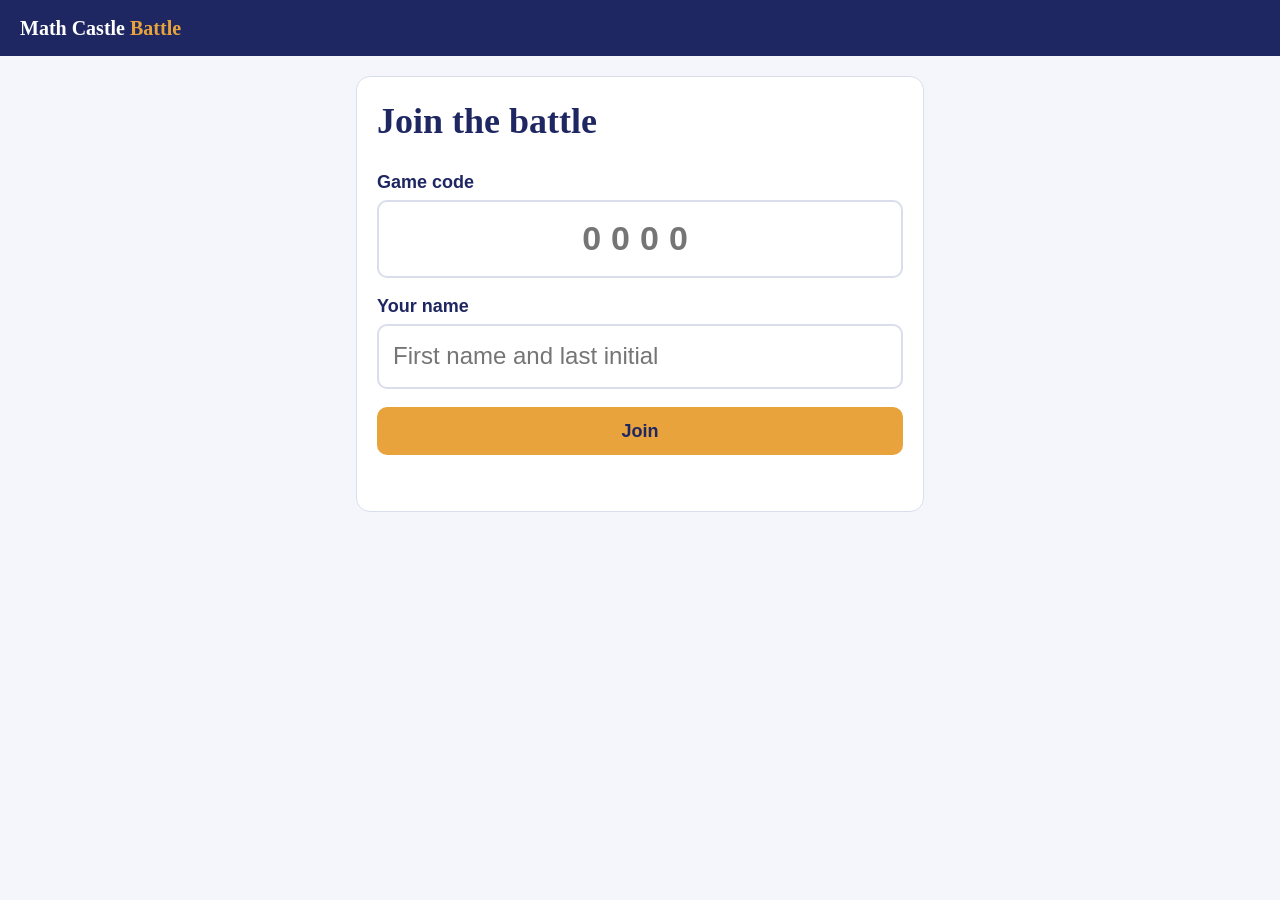
<file: game/index.html>
<!DOCTYPE html>
<html lang="en">
<head>
<meta charset="utf-8">
<meta name="viewport" content="width=device-width,initial-scale=1">
<title>Math Castle Battle: Join</title>
<link rel="stylesheet" href="game.css">
<style>
  .center{max-width:600px;margin:0 auto;padding:20px 16px}
  label.f{display:block;font-weight:700;color:var(--navy);margin:16px 0 6px}
  .in{width:100%;padding:14px;font-size:24px;border:2px solid var(--line);border-radius:10px}
  .in:focus{outline:none;border-color:var(--navy)}
  .code-in{letter-spacing:10px;text-align:center;font-size:34px;font-weight:700}
  .msg{margin-top:12px;font-weight:700;color:var(--bad);min-height:24px}
  .big{font-family:Cambria,Georgia,serif;font-size:30px;color:var(--navy);margin:8px 0}
  .hud{display:flex;align-items:center;gap:10px;margin-bottom:12px;flex-wrap:wrap}
  .hud .sp{flex:1}
  .mult{display:inline-block;background:var(--navy);color:var(--amber);border-radius:999px;padding:4px 14px;font-weight:700;font-size:20px}
  .tgt{font-size:15px;color:var(--muted)}
  .bank{font-size:15px;color:var(--navy);font-weight:700}
  .qtext{font-family:Cambria,Georgia,serif;font-size:24px;color:var(--navy);margin:0 0 12px}
  .tile{width:100%;border:0}
  .result{text-align:center;padding:20px 16px;border-radius:14px;color:#fff}
  .result.good{background:var(--good)}.result.bad{background:var(--bad)}.result.none{background:#6b7280}
  .result .r1{font-family:Cambria,Georgia,serif;font-size:36px;font-weight:700}
  .result .r2{font-size:21px;margin-top:6px}
  .lines{list-style:none;margin:0;padding:0}
  .lines li{padding:9px 2px;border-bottom:1px solid var(--line);font-size:18px}
  .lines .hit{color:var(--bad);font-weight:700}
  .lines .ok{color:var(--good);font-weight:700}
  .wait{text-align:center;padding:26px 10px}
  .spin{width:34px;height:34px;border:5px solid var(--ice);border-top-color:var(--navy);border-radius:50%;margin:10px auto;animation:sp 1s linear infinite}
  @keyframes sp{to{transform:rotate(360deg)}}
  .mycastle{display:flex;align-items:center;gap:14px}
  .mycastle svg{width:120px;height:auto;flex:none}
  .targets{display:grid;gap:8px}
  .trow{display:flex;align-items:center;gap:10px;background:#fff;border:2px solid var(--line);border-radius:12px;padding:10px 12px;font-size:19px;text-align:left;width:100%;color:var(--ink)}
  .trow .rk{width:30px;font-weight:700;color:var(--navy)}
  .trow .nm{flex:1;font-weight:700;overflow:hidden;text-overflow:ellipsis;white-space:nowrap}
  .trow .bk{color:var(--muted)}
  .trow.sel{border-color:var(--bad);background:#FDECEA}
  .trow.me{opacity:.6;cursor:default}
  .tcard svg{width:100%;height:auto;display:block;margin:8px 0}
  .tcard h2{font-family:Cambria,Georgia,serif;color:var(--navy);margin:0;font-size:26px}
  .tcard p{font-size:19px;margin:6px 0 0}
  .dots{display:flex;gap:6px;justify-content:center;margin:14px 0}
  .dots i{width:10px;height:10px;border-radius:50%;background:var(--ice)}
  .dots i.on{background:var(--navy)}
  .tnav{display:flex;gap:10px}
  .tnav .btn{flex:1}
  .ready{background:#EAF6EE;border:1px solid var(--good);color:var(--good);border-radius:12px;padding:12px;text-align:center;font-weight:700;margin-top:12px}
  .keyidea{background:var(--navy);color:#fff;border-radius:12px;padding:14px 16px;font-size:20px;font-weight:700}
  .keyidea small{display:block;color:var(--amber);font-size:13px;letter-spacing:2px;margin-bottom:4px}
  .term{background:#fff;border:1px solid var(--line);border-left:6px solid var(--amber);border-radius:10px;padding:9px 12px;font-size:17px;margin-top:8px}
  .term b{color:var(--navy);display:block;font-family:Cambria,Georgia,serif;font-size:18px}
  .ex{margin-top:10px;font-size:17px;color:#7a5410;background:#FFF4E0;border:1px solid var(--amber);border-radius:10px;padding:9px 12px}
  .paused{background:var(--bad);color:#fff;border-radius:10px;padding:8px 12px;text-align:center;font-weight:700;margin-bottom:10px}
  .small-timer{width:56px;height:56px;font-size:22px}
  .worth{background:#FFF4E0;border:2px solid var(--amber);border-radius:12px;padding:8px 12px;margin-bottom:12px;display:flex;align-items:center;gap:10px}
  .worth .v{font-family:Cambria,Georgia,serif;font-size:30px;font-weight:700;color:var(--navy);min-width:90px}
  .worth .m{color:#7a5410;font-size:16px}
  table.rev{width:100%;border-collapse:collapse;margin-top:6px;font-size:17px}
  table.rev th{background:var(--navy);color:#fff;text-align:left;padding:6px 8px;font-size:15px}
  table.rev td{border-bottom:1px solid var(--line);padding:6px 8px}
  table.rev .hit{color:var(--bad);font-weight:700}
  .revbtn{background:var(--bad);color:#fff;padding:5px 10px;font-size:14px;font-weight:700}
  .revbtn.on{background:var(--good)}
</style>
</head>
<body>
<div class="bar">
  <div class="brand">Math Castle <b>Battle</b></div>
  <div class="sp"></div>
  <div class="pill dark hidden" id="who"></div>
</div>

<div class="center">
  <div class="paused hidden" id="pausedNote">Paused. Listen to your teacher.</div>

  <!-- JOIN -->
  <div class="card" id="vJoin">
    <h1 style="margin-top:0;color:var(--navy)">Join the battle</h1>
    <form id="joinForm" autocomplete="off">
      <label class="f" for="code">Game code</label>
      <input class="in code-in" id="code" inputmode="numeric" maxlength="4" placeholder="0000">
      <label class="f" for="name">Your name</label>
      <input class="in" id="name" maxlength="20" placeholder="First name and last initial">
      <button class="btn amber" id="btnJoin" type="submit" style="width:100%;margin-top:18px">Join</button>
    </form>
    <div class="msg" id="joinMsg"></div>
  </div>

  <!-- TUTORIAL (lobby) -->
  <div class="hidden" id="vTut">
    <div class="card tcard"><div class="muted" id="tutStep"></div><h2 id="tutTitle"></h2><div id="tutPic"></div><p id="tutText"></p></div>
    <div class="dots" id="tutDots"></div>
    <div class="tnav"><button class="btn ghost" id="tutBack">Back</button><button class="btn amber" id="tutNext">Next</button></div>
    <div class="ready" id="tutReady">You're in! Read how to play. The game starts when your teacher presses Start.</div>
  </div>

  <!-- LESSON between rounds -->
  <div class="hidden" id="vLesson">
    <div class="hud"><div><div class="muted" id="lsSub" style="font-size:15px"></div><div class="big" id="lsTitle" style="margin:0"></div></div><span class="sp"></span><div class="timer small-timer" id="lsTimer">10</div></div>
    <div class="keyidea"><small>KEY IDEA</small><span id="lsKey"></span></div>
    <div id="lsTerms"></div>
    <div class="ex" id="lsEx"></div>
    <div class="tgt" id="lsTgt" style="margin-top:10px;text-align:center"></div>
  </div>

  <!-- QUESTION -->
  <div class="hidden" id="vQ">
    <div class="hud"><span class="mult" id="qMult">×1</span><span class="tgt" id="qTgt"></span><span class="sp"></span><div class="timer" id="timer">60</div></div>
    <div class="card" style="margin-bottom:14px">
      <div class="muted" id="qMeta" style="font-size:15px;margin-bottom:6px"></div>
      <p class="qtext" id="qText"></p>
      <img class="qimg hidden" id="qImg" alt="Graph for this question">
    </div>
    <div class="worth" id="worth"><span class="v" id="worthV">0</span><span class="m" id="worthM"></span></div>
    <div class="tiles" id="tiles"></div>
    <div class="card wait hidden" id="locked" style="margin-top:14px"><div class="big">Answer locked in</div><div class="muted">Wait for the timer.</div></div>
  </div>

  <!-- RESULT -->
  <div class="hidden" id="vR">
    <div class="hud" style="margin-bottom:8px"><span class="muted" id="rNext">Next: battle phase</span><span class="sp"></span><div class="timer small-timer" id="rTimer">15</div></div>
    <div class="result" id="rBox"><div class="r1" id="r1"></div><div class="r2" id="r2"></div></div>
    <div class="explain" id="rExplain" style="margin-top:12px"></div>
    <div id="rLearn" class="hidden" style="margin-top:12px"></div>
    <div class="card" style="margin-top:12px"><ul class="lines" id="rLines"></ul></div>
    <div class="card hidden" id="rRevBox" style="margin-top:12px;padding:12px"><b style="color:var(--navy);font-family:Cambria,Georgia,serif;font-size:19px">💥 Who attacked you (whole game)</b><table class="rev" id="rRevTable"></table><div class="muted" style="font-size:15px;margin-top:6px">Plot your revenge in the battle phase.</div></div>
  </div>

  <!-- BATTLE: pick a target -->
  <div class="hidden" id="vB">
    <div class="hud"><span class="big" style="margin:0">Pick a target</span><span class="sp"></span><div class="timer" id="bTimer">15</div></div>
    <div class="card mycastle" style="margin-bottom:12px"><div id="myCastle"></div><div><div style="font-size:21px;font-weight:700" id="myBricks"></div><div><span class="mult" id="bMult">×1</span></div><div class="muted" id="myRank" style="margin-top:6px"></div><div class="bank" id="myBank" style="margin-top:4px"></div></div></div>
    <div class="card hidden" id="revBox" style="margin-bottom:12px;padding:12px"><b style="color:var(--navy);font-family:Cambria,Georgia,serif;font-size:19px">💥 Who attacked you</b><table class="rev" id="revTable"></table></div>
    <p class="muted" style="margin:6px 2px 10px" id="atkRule"></p>
    <div class="targets" id="targets"></div>
  </div>

  <!-- END -->
  <div class="card wait hidden" id="vEnd">
    <div class="muted">Game over</div>
    <div class="big" id="eRank"></div>
    <div id="eCastle" style="max-width:200px;margin:0 auto"></div>
    <ul class="lines" id="eLines" style="text-align:left;margin-top:10px"></ul>
  </div>

  <p class="muted" id="netNote" style="text-align:center;margin-top:16px"></p>
</div>

<script src="peerjs.min.js"></script>
<script src="net.js"></script>
<script src="castle.js"></script>
<script src="tutorial.js"></script>
<script>
(function(){
"use strict";
const $=id=>document.getElementById(id);
const SHAPES=["▲","◆","●","■"];
const views=["vJoin","vTut","vLesson","vQ","vR","vB","vEnd"];
function show(v){views.forEach(x=>$(x).classList.toggle("hidden",x!==v));}
function store(k,v){try{v===undefined?localStorage.removeItem(k):localStorage.setItem(k,v);}catch(e){}}
function load(k){try{return localStorage.getItem(k);}catch(e){return null;}}
function li(html){return `<li>${html}</li>`;}
function esc(s){return String(s).replace(/[&<>"']/g,c=>({"&":"&amp;","<":"&lt;",">":"&gt;",'"':"&quot;","'":"&#39;"}[c]));}
const fmt=n=>Number(n||0).toLocaleString();
let pid=load("ac-live-pid");if(!pid){pid="p"+Math.random().toString(36).slice(2)+Date.now().toString(36);store("ac-live-pid",pid);}

let peer=null,conn=null,joined=false,wantCode=null,wantName=null,last=null,tick=null,retryTimer=null,joinTimer=null,tutI=0,tutCards=null;
$("code").value=load("ac-live-code")||"";$("name").value=load("ac-live-name")||"";

$("joinForm").addEventListener("submit",e=>{e.preventDefault();
  const code=$("code").value.replace(/\D/g,""),name=$("name").value.trim();
  if(code.length!==4){$("joinMsg").textContent="The game code has 4 digits.";return;}
  if(!name){$("joinMsg").textContent="Type your name.";return;}
  wantCode=code;wantName=name;store("ac-live-code",code);store("ac-live-name",name);
  $("btnJoin").disabled=true;$("joinMsg").style.color="var(--muted)";$("joinMsg").textContent="Connecting...";connect();
});
function fail(msg){clearTimeout(joinTimer);$("btnJoin").disabled=false;$("joinMsg").style.color="var(--bad)";$("joinMsg").textContent=msg;show("vJoin");}
const CANT="Can't reach the game. Check the code, then try again. If it keeps failing, tell your teacher.";
function connect(){
  clearTimeout(retryTimer);
  if(!peer||peer.destroyed){
    peer=new Peer(Net.peerOptions());
    peer.on("open",openConn);
    peer.on("error",e=>{
      if(e.type==="peer-unavailable"){if(joined)scheduleRetry();else fail("No game with that code. Check the code on the screen.");}
      else if(!joined)fail(CANT);else scheduleRetry();
    });
    peer.on("disconnected",()=>{try{peer.reconnect();}catch(e){}});
  }else if(peer.open)openConn();
  clearTimeout(joinTimer);if(!joined)joinTimer=setTimeout(()=>{if(!joined)fail(CANT);},15000);
}
function openConn(){
  if(conn){try{conn.close();}catch(e){}}
  conn=peer.connect(Net.PREFIX+wantCode,{reliable:true});
  conn.on("open",()=>{conn.send({t:"join",pid,name:wantName});$("netNote").textContent="";});
  conn.on("data",onData);
  conn.on("close",()=>{if(joined){$("netNote").textContent="Connection lost. Reconnecting...";scheduleRetry();}});
  conn.on("error",()=>{if(joined)scheduleRetry();});
}
function scheduleRetry(){clearTimeout(retryTimer);retryTimer=setTimeout(connect,2500);}
function send(o){if(conn&&conn.open){conn.send(o);return true;}$("netNote").textContent="Not connected. Reconnecting...";scheduleRetry();return false;}

function onData(d){
  if(!d||typeof d!=="object")return;
  if(d.t==="reject"){joined=false;if(conn){try{conn.close();}catch(e){}}fail(d.msg||"Could not join.");return;}
  if(d.t!=="state")return;
  if(!joined){joined=true;clearTimeout(joinTimer);$("btnJoin").disabled=false;}
  $("netNote").textContent="";
  const samePhase=last&&last.phase===d.phase&&(!d.q||!last.q||last.q.qi===d.q.qi)&&last.paused===d.paused;
  last=d;render(d,samePhase);
}
function runTimer(el,ms,paused,onDone){
  clearInterval(tick);
  if(paused){el.textContent="❚❚";el.classList.remove("low");return;}
  const end=Date.now()+(ms||0);
  const t=()=>{const left=Math.max(0,Math.ceil((end-Date.now())/1000));el.textContent=left;el.classList.toggle("low",left<=5);if(left<=0){clearInterval(tick);if(onDone)onDone();}};
  t();tick=setInterval(t,250);
}
function tgtText(d){return d.targetName?"🎯 Target: "+d.targetName:"No target";}
function bankText(d){return d.bank?`💾 Saved attacks: ${fmt(d.bank)} bricks`:"";}
function learnHtml(L,withKey){
  if(!L)return "";
  return (withKey?`<div class="keyidea"><small>REMEMBER</small>${esc(L.key)}</div>`:"")+
    L.terms.map(([t,x])=>`<div class="term"><b>${esc(t)}</b>${esc(x)}</div>`).join("")+
    `<div class="ex">Example: ${esc(L.example)}</div>`;
}
// ---------- tutorial
function showTut(){
  const c=tutCards[tutI];
  $("tutStep").textContent=`How to play  |  ${tutI+1} of ${tutCards.length}`;$("tutTitle").textContent=c.title;$("tutPic").innerHTML=c.pic;$("tutText").textContent=c.text;
  $("tutDots").innerHTML=tutCards.map((_,i)=>`<i class="${i===tutI?"on":""}"></i>`).join("");
  $("tutBack").disabled=tutI===0;$("tutNext").textContent=tutI===tutCards.length-1?"Start over":"Next";
}
$("tutBack").onclick=()=>{if(tutI>0){tutI--;showTut();}};
$("tutNext").onclick=()=>{tutI=tutI<tutCards.length-1?tutI+1:0;showTut();};

function render(d,samePhase){
  $("who").textContent=d.name+"  |  "+fmt(d.bricks)+" bricks";$("who").classList.remove("hidden");
  $("pausedNote").classList.toggle("hidden",!d.paused);
  if(!samePhase)clearInterval(tick);
  if(d.phase==="lobby"){
    if(!tutCards||!samePhase){tutCards=Tutorial.cards(d.rules||{});if(!samePhase)tutI=0;}
    show("vTut");showTut();$("tutReady").textContent=`You're in, ${d.name}! Read how to play. The game starts when your teacher presses Start.`;return;
  }
  if(d.phase==="round"){
    show("vLesson");const L=d.learn||{key:"",terms:[],example:""};
    $("lsSub").textContent=d.double?"Base bricks are doubled this round":"Up next";$("lsTitle").textContent=d.roundName;
    $("lsKey").textContent=L.key;$("lsTerms").innerHTML=L.terms.map(([t,x])=>`<div class="term"><b>${esc(t)}</b>${esc(x)}</div>`).join("");
    $("lsEx").textContent="Example: "+L.example;$("lsTgt").textContent=tgtText(d)+"  |  ×"+d.mult+(d.bank?"  |  "+bankText(d):"");
    if(!samePhase)runTimer($("lsTimer"),d.remaining,d.paused);return;
  }
  if(d.phase==="question"){
    const q=d.q,answered=d.answered!=null;
    if(!samePhase){
      show("vQ");
      $("qMult").textContent="×"+d.mult;$("qTgt").textContent=tgtText(d)+(d.bank?"  |  "+bankText(d):"");
      $("qMeta").textContent=`Question ${q.n} of ${q.of}${q.double?"  |  Base bricks doubled":""}`;
      $("qText").textContent=q.text;
      if(q.img){$("qImg").src=q.img;$("qImg").classList.remove("hidden");}else $("qImg").classList.add("hidden");
      $("tiles").innerHTML="";
      q.choices.forEach((c,i)=>{const b=document.createElement("button");b.className="tile t"+i;
        b.innerHTML=`<span class="shape">${SHAPES[i]}</span><span></span>`;b.lastChild.textContent=c;b.onclick=()=>pick(q.qi,i);$("tiles").appendChild(b);});
      const qEnd=Date.now()+(d.remaining||0),dbl=q.double?2:1;
      runTimer($("timer"),d.remaining,false,()=>[...$("tiles").children].forEach(b=>b.disabled=true));
      clearInterval(window.__worth);
      const w=()=>{if(last.answered!=null)return;const base=dbl*Math.max(0,Math.ceil((qEnd-Date.now())/1000));
        $("worthV").textContent=fmt(base*d.mult);$("worthM").textContent=`bricks if you answer right now (${base} base × ${d.mult})`;
        if(base<=0){$("worthV").textContent="0";$("worthM").textContent="Time's up";clearInterval(window.__worth);}};
      w();window.__worth=setInterval(w,250);
    }
    if(answered){clearInterval(window.__worth);$("worthM").textContent="locked in: you get these bricks if your answer is right";}
    if(answered)[...$("tiles").children].forEach((b,k)=>{b.disabled=true;b.classList.toggle("dim",k!==d.answered);});
    $("locked").classList.toggle("hidden",!answered);return;
  }
  if(d.phase==="reveal"){
    show("vR");const L=d.last||{};
    $("rNext").textContent=d.winnerName?"Game over next":"Next: battle phase";
    $("rBox").className="result "+(L.right?"good":L.answered?"bad":"none");
    $("r1").textContent=L.right?"Correct!":L.answered?"Not quite":"Time's up";
    $("r2").textContent=L.right?`+${fmt(L.built)} bricks (${L.base} × ${L.multUsed})`:"Right answer: "+d.q.choices[d.correct];
    const st=(d.steps&&d.steps.length)?d.steps:[d.explain||""];
    $("rExplain").innerHTML=`<div style="margin-bottom:4px">${L.right?"Here is why it works:":"How the answer happened:"}</div><ol style="margin:0;padding-left:24px;font-weight:600">${st.map(x=>`<li style="margin:5px 0">${esc(x)}</li>`).join("")}</ol>`;
    if(!L.right&&d.learn){$("rLearn").innerHTML=learnHtml(d.learn,true);$("rLearn").classList.remove("hidden");}else $("rLearn").classList.add("hidden");
    const lines=[];
    lines.push(li(L.right?`<span class="ok">Multiplier up: ×${d.mult}</span>`:`Multiplier stays at ×${d.mult}. Get the next one right to raise it!`));
    if(L.attack)lines.push(li(L.attack.miss?`Your attack on ${esc(L.attack.to)} missed (wrong answer).`:`⚔ You hit ${esc(L.attack.to)}: <span class="hit">−${fmt(L.attack.dmg)}</span>${L.attack.saved?" (saved attacks included)":""}`));
    if(L.banked)lines.push(li(`💾 No target, so your attack was saved: +${fmt(L.banked)}. Pick a target in the battle phase!`));
    (L.hits||[]).forEach(h=>lines.push(li(`💥 ${esc(h.from)} hit your castle: <span class="hit">−${fmt(h.dmg)}</span>`)));
    if(L.blocked)lines.push(li(`🛡 Your walls blocked ${fmt(L.blocked)} bricks.`));
    lines.push(li(`Castle: <b>${fmt(d.bricks)}</b> of ${fmt(d.goal)} bricks  |  Rank ${d.rank} of ${d.players}`));
    if(d.winnerName)lines.unshift(li(`<span class="ok">🏰 ${esc(d.winnerName)} completed a full castle and wins!</span>`));
    $("rLines").innerHTML=lines.join("");
    revTable($("rRevBox"),$("rRevTable"),d,false);
    if(!samePhase)runTimer($("rTimer"),d.remaining,d.paused);return;
  }
  if(d.phase==="battle"){
    show("vB");
    $("myCastle").innerHTML=Castle.svg(d.bricks,d.maxBricks,{me:true});$("myBricks").textContent=fmt(d.bricks)+" of "+fmt(d.goal)+" bricks";$("bMult").textContent="×"+d.mult;$("myRank").textContent=`Rank ${d.rank} of ${d.players}`;
    $("myBank").textContent=bankText(d);
    $("atkRule").textContent=(d.targetName?`Your target stays ${d.targetName} unless you change it. `:"No target yet: right answers will be saved as attacks. ")+`A hit lands only if you answer the next question right: seconds left × ${d.atk} bricks. Tap your target again to cancel.`;
    revTable($("revBox"),$("revTable"),d,true);
    $("targets").innerHTML="";
    d.board.forEach((o,i)=>{const b=document.createElement("button");b.className="trow"+(o.me?" me":"")+(d.target===o.uid?" sel":"");b.disabled=o.me;
      b.innerHTML=`<span class="rk">${i+1}</span><span class="nm"></span><span class="mult" style="font-size:15px">×${o.mult}</span><span class="bk">${fmt(o.bricks)}${o.bricks>=0.6*d.goal?` <b style="color:var(--bad)">⚠ ${Math.floor(100*o.bricks/d.goal)}%</b>`:""}</span><span>${o.me?"you":d.target===o.uid?"🎯":"⚔"}</span>`;
      b.querySelector(".nm").textContent=o.name;
      b.onclick=()=>{if(o.me)return;send({t:"target",to:d.target===o.uid?null:o.uid});};
      $("targets").appendChild(b);});
    if(!samePhase)runTimer($("bTimer"),d.remaining,d.paused);return;
  }
  if(d.phase==="end"){
    show("vEnd");$("eRank").textContent=d.rank?`Your castle finished #${d.rank} of ${d.players}`:"Game over";
    if(d.winnerName&&d.rank!==1)$("eRank").textContent+=`. ${d.winnerName} built a full castle.`;
    $("eCastle").innerHTML=Castle.svg(d.bricks,d.maxBricks,{me:true,crown:d.rank===1});
    $("eLines").innerHTML=[`<b>${fmt(d.bricks)}</b> bricks`,`${d.correctCount} of ${d.total} correct`,`Best multiplier: ×${d.maxMult}`,`Bricks you knocked off: ${fmt(d.dealt)}`,`Bricks you lost: ${fmt(d.taken)}`].map(li).join("");return;
  }
}
function revTable(box,table,d,buttons){
  const R=d.revenge||[];box.classList.toggle("hidden",!R.length);if(!R.length)return;
  table.innerHTML=`<tr><th>Player</th><th>Hits</th><th>Bricks lost</th>${buttons?"<th></th>":""}</tr>`+
    R.map(r=>`<tr><td>${esc(r.name)}</td><td>${r.times}</td><td class="hit">−${fmt(r.total)}</td>${buttons?`<td><button class="revbtn${d.target===r.uid?" on":""}" data-uid="${esc(r.uid)}">${d.target===r.uid?"🎯 Target":"Revenge"}</button></td>`:""}</tr>`).join("");
  if(buttons)table.querySelectorAll("button[data-uid]").forEach(b=>b.onclick=()=>{const u=b.getAttribute("data-uid");if(d.target!==u)send({t:"target",to:u});});
}
function pick(qi,i){
  if(!send({t:"ans",qi,choice:i}))return;
  [...$("tiles").children].forEach((b,k)=>{b.disabled=true;if(k!==i)b.classList.add("dim");});
  $("locked").classList.remove("hidden");
}
try{const s=sessionStorage.getItem("ac-live-active");if(s){const o=JSON.parse(s);wantCode=o.code;wantName=o.name;$("joinMsg").textContent="Reconnecting...";connect();}}catch(e){}
setInterval(()=>{try{if(joined&&last&&last.phase!=="end")sessionStorage.setItem("ac-live-active",JSON.stringify({code:wantCode,name:wantName}));else if(last&&last.phase==="end")sessionStorage.removeItem("ac-live-active");}catch(e){}},1000);
})();
</script>
</body>
</html>
</file>
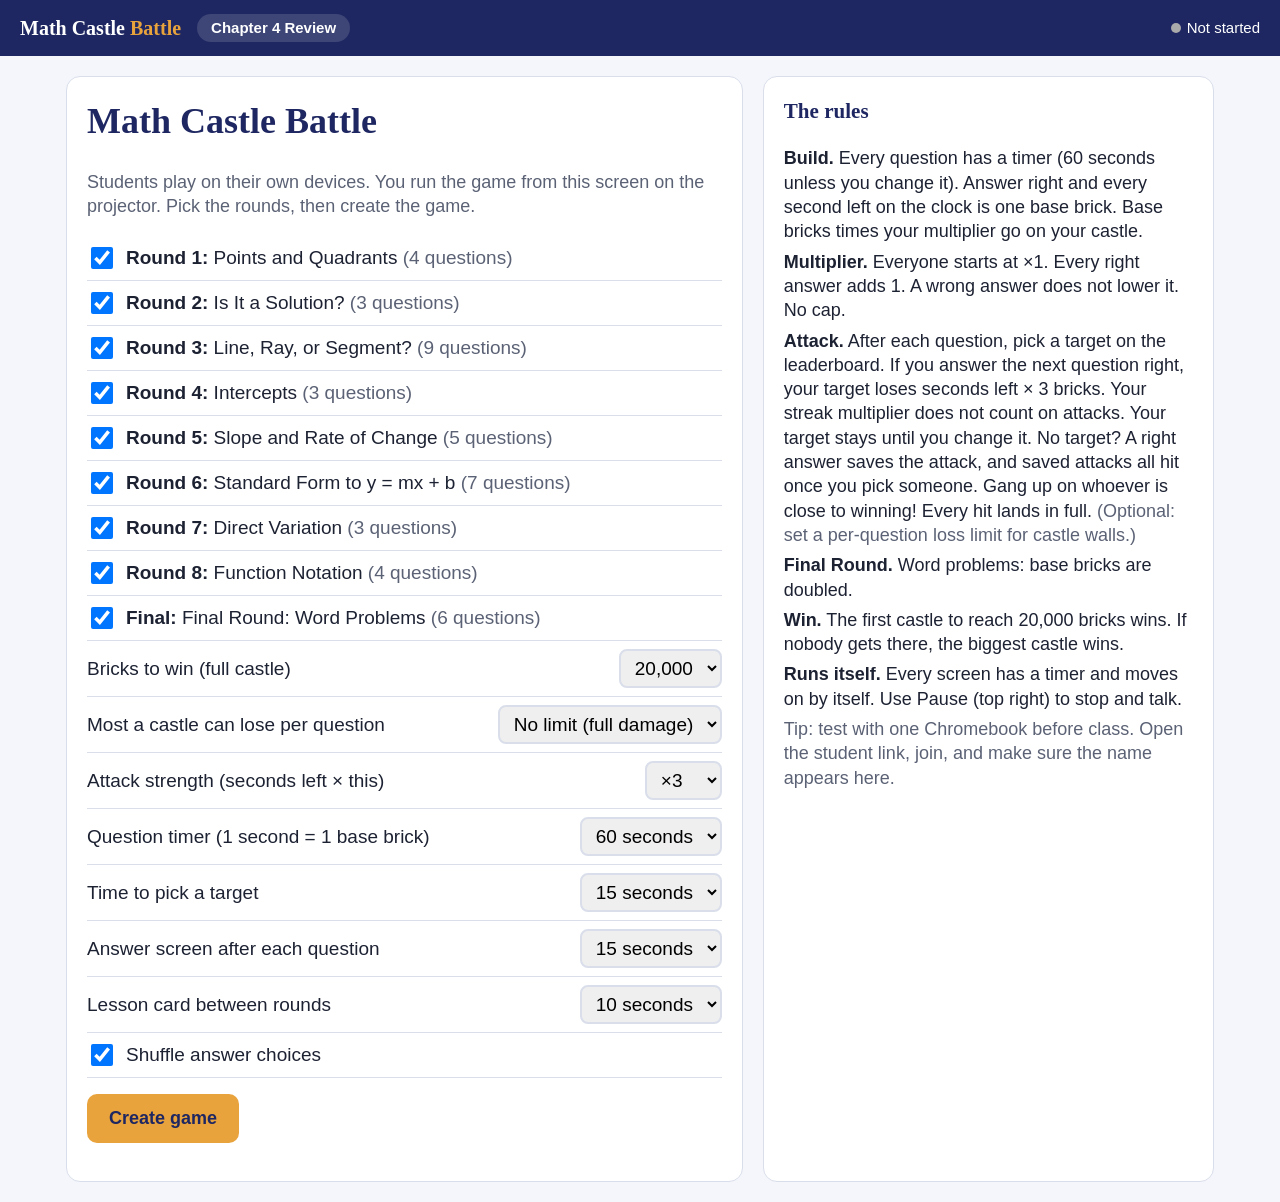
<file: game/host.html>
<!DOCTYPE html>
<html lang="en">
<head>
<meta charset="utf-8">
<meta name="viewport" content="width=device-width,initial-scale=1">
<title>Math Castle Battle: Host</title>
<link rel="stylesheet" href="game.css">
<style>
  .big-code{font-family:Cambria,Georgia,serif;font-size:120px;font-weight:700;color:var(--navy);letter-spacing:12px;line-height:1}
  .joinbox{display:grid;grid-template-columns:1fr 1fr;gap:20px;align-items:center}
  .url{font-size:26px;font-weight:700;color:var(--navy);word-break:break-all}
  .qtext{font-family:Cambria,Georgia,serif;font-size:34px;color:var(--navy);margin:0 0 14px}
  .qhead{display:flex;align-items:center;gap:16px;margin-bottom:12px}
  .qhead .meta{flex:1}
  .rounds label,.opt{display:flex;align-items:center;gap:10px;padding:8px 0;border-bottom:1px solid var(--line);font-size:19px}
  .rounds input{width:22px;height:22px}
  select{font:inherit;padding:6px 10px;border-radius:8px;border:2px solid var(--line)}
  .stat{font-size:22px;font-weight:700;color:var(--navy)}
  .two{display:grid;grid-template-columns:3fr 2fr;gap:20px}
  .status{font-size:15px}
  .status .dot{display:inline-block;width:10px;height:10px;border-radius:50%;background:#aaa;margin-right:6px}
  .status.ok .dot{background:#3fcf7f}.status.err .dot{background:var(--bad)}
  .banner{text-align:center;padding:26px 20px}
  .banner .rn{color:var(--amber);font-weight:700;letter-spacing:3px;font-size:22px}
  .banner h2{font-size:56px;color:var(--navy);margin:10px 0}
  .castles{display:grid;grid-template-columns:repeat(auto-fill,minmax(150px,1fr));gap:12px}
  .cas{background:#fff;border:1px solid var(--line);border-radius:12px;padding:8px 8px 10px;text-align:center}
  .cas svg{width:100%;height:auto;display:block}
  .cas .nm{font-weight:700;font-size:18px;overflow:hidden;text-overflow:ellipsis;white-space:nowrap}
  .cas .bk{font-size:16px;color:var(--muted)}
  .cas .rk{font-family:Cambria,Georgia,serif;font-weight:700;color:var(--amber);font-size:18px}
  .warn{margin-top:6px;background:var(--bad);color:#fff;border-radius:8px;font-weight:700;font-size:15px;padding:2px 6px}
  .prog{height:8px;background:var(--ice);border-radius:99px;margin-top:6px;overflow:hidden}.prog i{display:block;height:100%;background:var(--amber)}
  .mult{display:inline-block;background:var(--navy);color:var(--amber);border-radius:999px;padding:1px 9px;font-weight:700;font-size:15px}
  .feed{list-style:none;margin:0;padding:0;max-height:260px;overflow:auto}
  .feed li{padding:7px 4px;border-bottom:1px solid var(--line);font-size:19px}
  .feed .dmg{color:var(--bad);font-weight:700}
  .feed .miss{color:var(--muted)}
  table.res{width:100%;border-collapse:collapse;font-size:17px}
  table.res th,table.res td{border-bottom:1px solid var(--line);padding:7px 8px;text-align:left}
  table.res th{background:var(--navy);color:#fff}
  .rules p{margin:6px 0}
  .qwrap{display:grid;grid-template-columns:1fr 300px;gap:16px;align-items:start}
  .sideboard .board li{font-size:17px;padding:6px 6px;gap:8px}
  .sideboard .prog{height:6px}
  .tut{display:grid;grid-template-columns:repeat(4,1fr);gap:12px}
  .tcard{background:#fff;border:1px solid var(--line);border-radius:12px;padding:10px 12px}
  .tcard h4{margin:0 0 4px;color:var(--navy);font-family:Cambria,Georgia,serif;font-size:17px}
  .tcard p{margin:4px 0 0;font-size:14px;color:var(--muted)}
  .tcard svg{width:100%;height:auto;display:block}
  .learn{display:grid;grid-template-columns:1fr 1fr;gap:12px;text-align:left;margin-top:18px}
  .learn .term{background:#fff;border:1px solid var(--line);border-left:6px solid var(--amber);border-radius:10px;padding:10px 14px;font-size:20px}
  .learn .term b{color:var(--navy);display:block;font-family:Cambria,Georgia,serif;font-size:21px}
  .keyidea{background:var(--navy);color:#fff;border-radius:12px;padding:16px 20px;font-size:26px;font-weight:700;text-align:left}
  .keyidea small{display:block;color:var(--amber);font-size:15px;letter-spacing:2px;margin-bottom:4px}
  .ex{margin-top:12px;font-size:20px;color:#7a5410;background:#FFF4E0;border:1px solid var(--amber);border-radius:10px;padding:10px 14px;text-align:left}
  .ptimer{display:flex;align-items:center;gap:12px;justify-content:center;margin-top:18px}
  #btnPause.on{background:var(--bad);color:#fff}
</style>
</head>
<body>
<div class="bar">
  <div class="brand">Math Castle <b>Battle</b></div>
  <div class="pill dark">Chapter 4 Review</div>
  <div class="sp"></div>
  <div class="status" id="netStatus"><span class="dot"></span><span id="netText">Not started</span></div>
  <button class="btn small amber hidden" id="btnPause">Pause</button>
  <div class="pill" id="barCode" style="display:none"></div>
</div>

<!-- SETUP -->
<div class="wrap" id="vSetup">
  <div class="two">
    <div class="card">
      <h1 style="margin-top:0;color:var(--navy)">Math Castle Battle</h1>
      <p class="muted">Students play on their own devices. You run the game from this screen on the projector. Pick the rounds, then create the game.</p>
      <div class="rounds" id="roundList"></div>
      <div class="opt"><span style="flex:1">Bricks to win (full castle)</span><select id="optGoal"><option value="10000">10,000</option><option value="15000">15,000</option><option value="20000" selected>20,000</option><option value="25000">25,000</option></select></div>
      <div class="opt"><span style="flex:1">Most a castle can lose per question</span><select id="optLoss"><option value="0" selected>No limit (full damage)</option><option value="0.05">5% of its bricks</option><option value="0.1">10% of its bricks</option><option value="0.2">20% of its bricks</option></select></div>
      <div class="opt"><span style="flex:1">Attack strength (seconds left × this)</span><select id="optAtk"><option value="2">×2</option><option value="3" selected>×3</option><option value="5">×5</option><option value="10">×10</option></select></div>
      <div class="opt"><span style="flex:1">Question timer (1 second = 1 base brick)</span><select id="optQsec"><option value="30">30 seconds</option><option value="45">45 seconds</option><option value="60" selected>60 seconds</option></select></div>
      <div class="opt"><span style="flex:1">Time to pick a target</span><select id="optBattle"><option value="15" selected>15 seconds</option><option value="20">20 seconds</option><option value="30">30 seconds</option></select></div>
      <div class="opt"><span style="flex:1">Answer screen after each question</span><select id="optReveal"><option value="10">10 seconds</option><option value="15" selected>15 seconds</option><option value="20">20 seconds</option><option value="30">30 seconds</option></select></div>
      <div class="opt"><span style="flex:1">Lesson card between rounds</span><select id="optLesson"><option value="10" selected>10 seconds</option><option value="15">15 seconds</option><option value="20">20 seconds</option><option value="30">30 seconds</option></select></div>
      <div class="opt"><label style="display:flex;gap:10px;align-items:center"><input type="checkbox" id="optShuffle" checked style="width:22px;height:22px"> Shuffle answer choices</label></div>
      <div style="display:flex;gap:12px;flex-wrap:wrap;margin-top:16px">
        <button class="btn amber" id="btnCreate">Create game</button>
        <button class="btn ghost hidden" id="btnResume"></button>
      </div>
      <p class="muted" id="setupMsg"></p>
    </div>
    <div class="card rules">
      <h3 style="margin-top:0;color:var(--navy)">The rules</h3>
      <p><b>Build.</b> Every question has a timer (60 seconds unless you change it). Answer right and every second left on the clock is one base brick. Base bricks times your multiplier go on your castle.</p>
      <p><b>Multiplier.</b> Everyone starts at ×1. Every right answer adds 1. A wrong answer does not lower it. No cap.</p>
      <p><b>Attack.</b> After each question, pick a target on the leaderboard. If you answer the next question right, your target loses seconds left × <span id="atkTxt">3</span> bricks. Your streak multiplier does not count on attacks. Your target stays until you change it. No target? A right answer saves the attack, and saved attacks all hit once you pick someone. Gang up on whoever is close to winning! Every hit lands in full. <span class="muted">(Optional: set a per-question loss limit for castle walls.)</span></p>
      <p><b>Final Round.</b> Word problems: base bricks are doubled.</p>
      <p><b>Win.</b> The first castle to reach <span id="goalTxt">20,000</span> bricks wins. If nobody gets there, the biggest castle wins.</p>
      <p><b>Runs itself.</b> Every screen has a timer and moves on by itself. Use Pause (top right) to stop and talk.</p>
      <p class="muted">Tip: test with one Chromebook before class. Open the student link, join, and make sure the name appears here.</p>
    </div>
  </div>
</div>

<!-- LOBBY -->
<div class="wrap hidden" id="vLobby">
  <div class="card joinbox">
    <div>
      <div class="muted" style="font-size:22px">Go to</div>
      <div class="url" id="joinUrl"></div>
      <div class="muted" style="font-size:22px;margin-top:14px">Game code</div>
      <div class="big-code" id="bigCode"></div>
    </div>
    <div>
      <div class="stat"><span id="playerCount">0</span> castles ready</div>
      <p class="muted">Click the x on a name to remove it.</p>
      <div style="display:flex;gap:12px;margin-top:10px">
        <button class="btn amber" id="btnStart" disabled>Start game</button>
        <button class="btn ghost" id="btnCancel">Cancel</button>
      </div>
    </div>
  </div>
  <div class="card" style="margin-top:20px;min-height:120px"><div class="chips" id="lobbyChips"></div></div>
  <h3 style="color:var(--navy);margin:20px 0 10px">How to play (students see this on their screens while they wait)</h3>
  <div class="tut" id="lobbyTut"></div>
</div>

<!-- ROUND BANNER -->
<div class="wrap hidden" id="vRound">
  <div class="card banner">
    <div class="rn" id="rbNum"></div>
    <h2 id="rbName"></h2>
    <div class="muted" id="rbSub" style="font-size:22px"></div>
    <div style="max-width:1000px;margin:20px auto 0">
      <div class="keyidea"><small>KEY IDEA</small><span id="rbKey"></span></div>
      <div class="learn" id="rbTerms"></div>
      <div class="ex" id="rbEx"></div>
    </div>
    <div class="ptimer"><div class="timer" id="rbTimer">10</div><button class="btn amber" id="btnRoundGo">Start round now</button></div>
  </div>
</div>

<!-- QUESTION -->
<div class="wrap hidden" id="vQuestion">
  <div class="qhead">
    <div class="timer" id="timer">30</div>
    <div class="meta">
      <div class="muted" id="qMeta"></div>
      <div class="stat"><span id="answeredCount">0</span> of <span id="activeCount">0</span> answered  <span class="muted" style="font-size:19px">|  Right now a correct answer is worth <b id="worthNow" style="color:var(--amber)">60</b> base bricks</span></div>
    </div>
    <button class="btn ghost" id="btnReveal">Show answer now</button>
  </div>
  <div class="qwrap">
    <div>
      <div class="card">
        <p class="qtext" id="qText"></p>
        <img class="qimg hidden" id="qImg" alt="Graph for this question">
      </div>
      <div class="tiles" id="qTiles" style="margin-top:16px"></div>
    </div>
    <div class="card sideboard"><h3 style="margin:0 0 6px;color:var(--navy)">🏰 Leaderboard</h3><ul class="board" id="qBoard"></ul><div class="muted" style="font-size:14px;margin-top:6px">First to <span id="qGoal"></span> bricks wins</div></div>
  </div>
</div>

<!-- REVEAL -->
<div class="wrap hidden" id="vReveal">
  <div class="two">
    <div>
      <div class="card">
        <div class="muted" id="rMeta"></div>
        <p class="qtext" id="rText"></p>
      </div>
      <div class="tiles" id="rTiles" style="margin-top:16px"></div>
      <div class="explain" id="rExplain" style="margin-top:16px"></div>
    </div>
    <div class="card">
      <div class="explain hidden" id="rWin" style="margin-bottom:12px;font-size:22px"></div>
      <h3 style="margin-top:0;color:var(--navy)">Battle report</h3>
      <ul class="feed" id="rFeed"></ul>
      <h3 style="color:var(--navy)">Top castles</h3>
      <ul class="board" id="rBoard"></ul>
      <div style="display:flex;gap:10px;align-items:center;margin-top:12px"><div class="timer" id="rTimer" style="width:64px;height:64px;font-size:26px">15</div><button class="btn amber" id="btnNext" style="flex:1">Battle phase</button></div>
    </div>
  </div>
</div>

<!-- BATTLE -->
<div class="wrap hidden" id="vBattle">
  <div class="qhead">
    <div class="timer" id="bTimer">20</div>
    <div class="meta">
      <div class="stat">Pick your target! <span class="muted" style="font-size:17px">First to <span id="goalTxt2"></span> bricks wins.</span></div>
      <div class="muted"><span id="pickedCount">0</span> of <span id="pickActive">0</span> players have a target. A hit lands only if the attacker answers the next question right.</div>
    </div>
    <button class="btn amber" id="btnBattleGo">Next question</button>
  </div>
  <div class="castles" id="bCastles"></div>
</div>

<!-- END -->
<div class="wrap hidden" id="vEnd">
  <div class="card">
    <h1 style="text-align:center;color:var(--navy);margin-top:0" id="endTitle">The Last Castles Standing</h1>
    <div class="castles" id="endCastles" style="max-width:720px;margin:0 auto 20px"></div>
    <div style="display:flex;gap:12px;flex-wrap:wrap;margin-bottom:14px">
      <button class="btn amber" id="btnCsv">Download scores (CSV)</button>
      <button class="btn ghost" id="btnCopy">Copy scores</button>
      <button class="btn ghost" id="btnNew">New game</button>
      <span class="muted" id="copyMsg" style="align-self:center"></span>
    </div>
    <table class="res" id="resTable"></table>
  </div>
</div>

<script src="peerjs.min.js"></script>
<script src="questions.js"></script>
<script src="net.js"></script>
<script src="castle.js"></script>
<script src="tutorial.js"></script>
<script>
(function(){
"use strict";
const $=id=>document.getElementById(id);
const SHAPES=["▲","◆","●","■"];
const SAVE_KEY="ac-castle-host-v1";
const views=["vSetup","vLobby","vRound","vQuestion","vReveal","vBattle","vEnd"];
function show(v){views.forEach(x=>$(x).classList.toggle("hidden",x!==v));}
function esc(s){return String(s).replace(/[&<>"']/g,c=>({"&":"&amp;","<":"&lt;",">":"&gt;",'"':"&quot;","'":"&#39;"}[c]));}
const roundOf=q=>ROUNDS.find(r=>r.n===q.r);

let S=null,peer=null,tick=null;
const conns=new Map(); // private pid -> connection

// ---------- setup
const rl=$("roundList");
ROUNDS.forEach(r=>{const n=QUESTIONS.filter(q=>q.r===r.n).length;const l=document.createElement("label");
  l.innerHTML=`<input type="checkbox" value="${r.n}" checked> <span><b>${r.n===9?"Final":"Round "+r.n}:</b> ${esc(r.name.replace(" (Double Points)",""))} <span class="muted">(${n} questions)</span></span>`;rl.appendChild(l);});
function loadSaved(){try{const s=JSON.parse(localStorage.getItem(SAVE_KEY)||"null");if(s&&Date.now()-s.created<6*3600e3&&s.phase!=="end")return s;}catch(e){}return null;}
function save(){try{localStorage.setItem(SAVE_KEY,JSON.stringify(S));}catch(e){}}
$("optGoal").onchange=()=>{$("goalTxt").textContent=(+$("optGoal").value).toLocaleString();};
$("optAtk").onchange=()=>{$("atkTxt").textContent=$("optAtk").value;};
const saved=loadSaved();
if(saved){$("btnResume").textContent="Resume game "+saved.code;$("btnResume").classList.remove("hidden");}
$("btnResume").onclick=()=>{S=saved;openRoom(true);};
$("btnCreate").onclick=()=>{
  const picked=[...rl.querySelectorAll("input:checked")].map(i=>+i.value);
  if(!picked.length){$("setupMsg").textContent="Pick at least one round.";return;}
  const order=[];QUESTIONS.forEach((q,i)=>{if(picked.includes(q.r))order.push(i);});
  const shuffle=$("optShuffle").checked,perm={};
  order.forEach(i=>{const q=QUESTIONS[i];let p=q.c.map((_,k)=>k);
    const fixed=q.c.length<4||q.c.some(c=>/^Graph |None|Both|Neither/.test(c));
    if(shuffle&&!fixed)for(let k=p.length-1;k>0;k--){const j=Math.floor(Math.random()*(k+1));[p[k],p[j]]=[p[j],p[k]];}
    perm[i]=p;});
  S={code:String(Math.floor(1000+Math.random()*9000)),created:Date.now(),phase:"lobby",order,perm,pos:-1,qStart:0,qEnd:0,bEnd:0,
     goal:+$("optGoal").value,atk:+$("optAtk").value,loss:+$("optLoss").value,qSec:+$("optQsec").value,winner:null,battleSec:+$("optBattle").value,revealSec:+$("optReveal").value,lessonSec:+$("optLesson").value,end:0,paused:false,pauseLeft:0,pauseNext:false,players:{},nextUid:1,feed:[],resolved:{}};
  save();openRoom(false);
};

// ---------- networking
function setNet(cls,text){$("netStatus").className="status "+cls;$("netText").textContent=text;}
function openRoom(resuming){
  $("barCode").textContent="Code "+S.code;$("barCode").style.display="";
  $("joinUrl").textContent=Net.studentUrl();$("bigCode").textContent=S.code;
  setNet("","Connecting...");
  if(peer){try{peer.destroy();}catch(e){}}
  peer=new Peer(Net.PREFIX+S.code,Net.peerOptions());
  peer.on("open",()=>{setNet("ok","Online");render();});
  peer.on("connection",c=>{c.on("data",d=>onData(c,d));c.on("close",()=>{if(c._pid&&conns.get(c._pid)===c){conns.delete(c._pid);render();}});c.on("error",()=>{});});
  peer.on("disconnected",()=>{setNet("err","Reconnecting...");setTimeout(()=>{try{peer.reconnect();}catch(e){}},1500);});
  peer.on("error",e=>{
    if(e.type==="unavailable-id"){if(resuming){setNet("err","Code still in use. Retrying...");setTimeout(()=>openRoom(true),4000);}else{S.code=String(Math.floor(1000+Math.random()*9000));save();openRoom(false);}}
    else if(["network","server-error","socket-error","socket-closed"].includes(e.type))setNet("err","Can't reach the game server. Check the internet.");
  });
  render();
}
function cleanName(n){return String(n||"").replace(/[\u0000-\u001f<>]/g,"").replace(/\s+/g," ").trim().slice(0,20);}
function byUid(uid){return Object.keys(S.players).find(k=>S.players[k].uid===uid);}
function onData(c,d){
  if(!d||typeof d!=="object")return;
  if(d.t==="join"){
    const pid=String(d.pid||"").slice(0,40),name=cleanName(d.name);
    if(!pid||!name){c.send({t:"reject",msg:"Type your name."});return;}
    let p=S.players[pid];
    if(!p){
      if(S.phase==="end"){c.send({t:"reject",msg:"This game is over."});return;}
      const taken=Object.entries(S.players).some(([k,v])=>!v.kicked&&k!==pid&&v.name.toLowerCase()===name.toLowerCase());
      if(taken){c.send({t:"reject",msg:"That name is taken. Add your last initial."});return;}
      p=S.players[pid]={uid:"c"+(S.nextUid++),name,bricks:0,mult:1,maxMult:1,target:null,bank:0,hitBy:{},ans:{},built:0,dealt:0,taken:0,last:null};
    }else if(p.kicked){c.send({t:"reject",msg:"Ask your teacher to let you back in."});return;}
    c._pid=pid;const old=conns.get(pid);if(old&&old!==c){try{old.close();}catch(e){}}
    conns.set(pid,c);save();render();sendTo(pid);return;
  }
  const pid=c._pid,p=pid&&S.players[pid];if(!p||p.kicked)return;
  if(d.t==="ans"){
    if(S.phase!=="question")return;
    const qi=S.order[S.pos];if(d.qi!==qi||p.ans[qi])return;
    const shown=+d.choice,perm=S.perm[qi];if(!(shown>=0&&shown<perm.length))return;
    const q=QUESTIONS[qi],ms=Math.max(0,Date.now()-S.qStart);if(ms>S.qSec*1000+1500)return;
    p.ans[qi]={shown,right:perm[shown]===q.a,ms};save();sendTo(pid);renderCounts();
    const act=activePids();if(act.length&&act.every(id=>S.players[id].ans[qi]))setTimeout(()=>{if(S.phase==="question"&&S.order[S.pos]===qi)reveal();},700);
    return;
  }
  if(d.t==="target"){
    if(S.phase!=="battle"&&S.phase!=="round"&&S.phase!=="reveal")return;
    const to=d.to===null?null:byUid(String(d.to));
    if(d.to!==null&&(!to||to===pid||S.players[to].kicked))return;
    p.target=to?S.players[to].uid:null;save();sendTo(pid);renderCounts();
  }
}
function activePids(){return Object.keys(S.players).filter(id=>!S.players[id].kicked&&conns.has(id));}
function live(){return Object.entries(S.players).filter(([,p])=>!p.kicked);}
function ranked(){return live().sort((a,b)=>b[1].bricks-a[1].bricks||a[1].name.localeCompare(b[1].name));}
function rankOf(pid){const r=ranked();const i=r.findIndex(([k])=>k===pid);if(i<0)return null;let k=i;while(k>0&&r[k-1][1].bricks===r[i][1].bricks)k--;return k+1;}
function curQ(){const qi=S.order[S.pos];return {qi,q:QUESTIONS[qi]};}
function shownChoices(qi){return S.perm[qi].map(k=>QUESTIONS[qi].c[k]);}
function correctShown(qi){return S.perm[qi].indexOf(QUESTIONS[qi].a);}
function maxBricks(){return S.goal;}
function targetName(p){if(!p.target)return null;const k=byUid(p.target);return k&&!S.players[k].kicked?S.players[k].name:null;}

// ---------- scoring: all answers and attacks resolve together when time is up
function resolve(){
  const {qi,q}=curQ();if(S.resolved[qi])return;S.resolved[qi]=true;
  const lim=S.qSec*1000,dbl=roundOf(q).double?2:1,feed=[],dmgTo={};
  live().forEach(([pid,p])=>{
    const a=p.ans[qi],right=!!(a&&a.right);
    const base=right?dbl*Math.max(1,Math.min(S.qSec,Math.ceil((lim-a.ms)/1000))):0;
    const multUsed=p.mult,built=base*multUsed;
    p.bricks+=built;p.built+=built;
    p.last={right,answered:!!a,base,multUsed,built,attack:null,hits:[]};
    if(right)p.mult=p.mult+1;
    p.maxMult=Math.max(p.maxMult,p.mult);
    const tk=p.target?byUid(p.target):null,hit=right?base*(S.atk||10):0;
    p.bank=p.bank||0;
    if(tk&&tk!==pid&&!S.players[tk].kicked){
      const total=hit+p.bank,saved=p.bank;p.bank=0;
      if(total>0){(dmgTo[tk]=dmgTo[tk]||[]).push({from:pid,dmg:total,saved});}
      else p.last.attack={to:S.players[tk].name,dmg:0,miss:true};
    }else if(hit>0){p.bank+=hit;p.last.banked=hit;}
  });
  Object.entries(dmgTo).forEach(([tk,list])=>{
    const t=S.players[tk],total=list.reduce((a,x)=>a+x.dmg,0);
    const allowed=S.loss?Math.min(t.bricks,Math.floor(S.loss*t.bricks)):t.bricks;
    const scale=total>allowed?allowed/total:1;
    if(scale<1)t.last.blocked=total-allowed;
    list.forEach(({from,dmg})=>{
      const lost=Math.min(t.bricks,Math.floor(dmg*scale));t.bricks-=lost;t.taken+=lost;
      const a=S.players[from];a.dealt+=lost;a.last.attack={to:t.name,dmg:lost,miss:false,saved:list.find(x=>x.from===from).saved||0};
      t.last.hits.push({from:a.name,dmg:lost});t.hitBy=t.hitBy||{};const hb=t.hitBy[a.uid]=t.hitBy[a.uid]||{times:0,total:0};hb.times++;hb.total+=lost;feed.push({from:a.name,to:t.name,dmg:lost});
    });
    if(scale<1)feed.push({wall:true,to:t.name,dmg:total-allowed});
  });
  feed.sort((x,y)=>(x.wall?1:0)-(y.wall?1:0)||y.dmg-x.dmg);S.feed=feed;
  const done=live().filter(([,p])=>p.bricks>=S.goal).sort((a,b)=>b[1].bricks-a[1].bricks);
  if(done.length)S.winner=done[0][0];
}

// ---------- what each student sees
function viewFor(pid){
  const p=S.players[pid];
  const v={t:"state",phase:S.phase,name:p.name,uid:p.uid,bricks:p.bricks,mult:p.mult,rank:rankOf(pid),players:live().length,maxBricks:maxBricks(),goal:S.goal,atk:S.atk||10,winnerName:S.winner?S.players[S.winner].name:null,target:p.target,targetName:targetName(p),bank:p.bank||0,paused:!!S.paused,
    revenge:Object.entries(p.hitBy||{}).map(([uid,h])=>{const k=byUid(uid);return k&&!S.players[k].kicked?{uid,name:S.players[k].name,times:h.times,total:h.total}:null;}).filter(Boolean).sort((a,b)=>b.total-a.total)};
  if(S.phase==="lobby")v.rules={goal:S.goal,atk:S.atk||10,loss:S.loss,qSec:S.qSec};
  if(["reveal","battle","round"].includes(S.phase))v.remaining=S.paused?S.pauseLeft:Math.max(0,S.end-Date.now());
  if(S.phase==="question"||S.phase==="reveal"){
    const {qi,q}=curQ(),R=roundOf(q),a=p.ans[qi];
    v.q={qi,n:S.pos+1,of:S.order.length,text:q.q,img:q.img||null,choices:shownChoices(qi),double:!!R.double,qSec:S.qSec};
    v.answered=a?a.shown:null;
    if(S.phase==="question")v.remaining=Math.max(0,S.qEnd-Date.now());
    if(S.phase==="reveal"){v.correct=correctShown(qi);v.explain=q.x;v.steps=q.s||[];v.last=p.last;v.learn=R.learn;v.roundName=R.n===9?"Word Problems":R.name;}
  }
  if(S.phase==="battle"||S.phase==="round"){
    v.board=ranked().map(([k,o])=>({uid:o.uid,name:o.name,bricks:o.bricks,mult:o.mult,me:k===pid}));
    if(S.phase==="round"){const q=QUESTIONS[S.order[S.pos+1]],R=roundOf(q);v.roundName=R.n===9?"Final Round: Word Problems":"Round "+R.n+": "+R.name;v.double=!!R.double;v.learn=R.learn;}
  }
  if(S.phase==="end"){v.correctCount=Object.values(p.ans).filter(a=>a.right).length;v.total=S.played||S.order.length;v.dealt=p.dealt;v.taken=p.taken;v.maxMult=p.maxMult;}
  return v;
}
function sendTo(pid){const c=conns.get(pid);if(c&&c.open){try{c.send(viewFor(pid));}catch(e){}}}
function broadcast(){for(const pid of conns.keys())sendTo(pid);}

// ---------- flow
$("btnStart").onclick=()=>{S.pos=-1;goNext();};
$("btnCancel").onclick=()=>{if(peer)peer.destroy();try{localStorage.removeItem(SAVE_KEY);}catch(e){}location.reload();};
$("btnRoundGo").onclick=()=>ask();
$("btnReveal").onclick=()=>reveal();
$("btnNext").onclick=()=>afterReveal();
$("btnBattleGo").onclick=()=>{S.paused=false;goNext();};
function timed(phase,sec){
  S.phase=phase;S.end=Date.now()+sec*1000;
  if(S.pauseNext){S.pauseNext=false;S.paused=true;S.pauseLeft=sec*1000;}
  save();render();broadcast();
}
function goNext(){
  if(S.pos+1>=S.order.length){finish();return;}
  const nq=QUESTIONS[S.order[S.pos+1]],pq=S.pos>=0?QUESTIONS[S.order[S.pos]]:null;
  if(!pq||pq.r!==nq.r){timed("round",S.lessonSec||10);return;}
  ask();
}
function ask(){S.paused=false;S.pos++;S.phase="question";S.qStart=Date.now();S.qEnd=S.qStart+S.qSec*1000;save();render();broadcast();}
function reveal(){if(S.phase!=="question")return;resolve();timed("reveal",S.revealSec||15);}
function afterReveal(){S.paused=false;if(S.winner||S.pos+1>=S.order.length)finish();else timed("battle",S.battleSec||15);}
function battle(){timed("battle",S.battleSec||15);}
function onTimerEnd(){if(S.paused)return;if(S.phase==="round")ask();else if(S.phase==="reveal")afterReveal();else if(S.phase==="battle"){S.paused=false;goNext();}}
$("btnPause").onclick=()=>{
  if(!S)return;
  if(S.paused){S.paused=false;S.end=Date.now()+S.pauseLeft;save();render();broadcast();return;}
  if(S.phase==="question"){S.pauseNext=!S.pauseNext;save();renderPause();return;}
  if(["round","reveal","battle"].includes(S.phase)){S.paused=true;S.pauseLeft=Math.max(0,S.end-Date.now());save();render();broadcast();}
};
function renderPause(){
  const b=$("btnPause"),on=S&&!["setup","lobby","end"].includes(S.phase);b.classList.toggle("hidden",!on);
  b.classList.toggle("on",!!(S&&(S.paused||S.pauseNext)));
  b.textContent=S&&S.paused?"Resume":S&&S.pauseNext?"Pausing after this question":"Pause";
}
function finish(){S.played=S.pos+1;S.phase="end";save();render();broadcast();try{localStorage.removeItem(SAVE_KEY);}catch(e){}}

// ---------- rendering
function tilesHtml(choices,o={}){return choices.map((c,i)=>{let cls="tile t"+i;if(o.correct!=null)cls+=i===o.correct?" right":" dim";
  return `<div class="${cls}"><span class="shape">${SHAPES[i]}</span><span>${esc(c)}</span>${o.counts?`<span class="count">${o.counts[i]}</span>`:""}</div>`;}).join("");}
function castleCard(pid,p,mx,lead){return `<div class="cas">${Castle.svg(p.bricks,mx,{crown:lead})}<div class="nm">${esc(p.name)}</div><div class="bk"><span class="rk">#${rankOf(pid)}</span> ${p.bricks.toLocaleString()} <span class="mult">×${p.mult}</span></div><div class="prog"><i style="width:${Math.min(100,100*p.bricks/S.goal)}%"></i></div>${p.bricks>=0.6*S.goal?`<div class="warn">⚠ Almost there! ${Math.floor(100*p.bricks/S.goal)}%</div>`:""}</div>`;}
function renderSideBoard(){
  $("qGoal").textContent=S.goal.toLocaleString();
  $("qBoard").innerHTML=ranked().slice(0,8).map(([id,p])=>`<li><span class="rk">${rankOf(id)}</span><span class="nm">${esc(p.name)}</span><span class="mult">×${p.mult}</span><span class="sc">${p.bricks.toLocaleString()}</span></li>`).join("");
}
function renderCounts(){
  if(S.phase==="question"){const {qi}=curQ(),act=activePids();$("answeredCount").textContent=act.filter(id=>S.players[id].ans[qi]).length;$("activeCount").textContent=act.length;}
  if(S.phase==="battle"){const act=activePids();$("pickedCount").textContent=act.filter(id=>targetName(S.players[id])).length;$("pickActive").textContent=act.length;}
}
// One master clock drives every timed screen. Rendering never starts or stops timers.
const TIMER_EL={question:"timer",round:"rbTimer",reveal:"rTimer",battle:"bTimer"};
let firedKey=null;
function paintTimer(){
  if(!S)return;const id=TIMER_EL[S.phase];if(!id)return;const el=$(id);
  if(S.phase!=="question"&&S.paused){el.textContent="❚❚";el.classList.remove("low");return;}
  const end=S.phase==="question"?S.qEnd:S.end,left=Math.max(0,Math.ceil((end-Date.now())/1000));
  el.textContent=left;el.classList.toggle("low",left<=5);
  if(S.phase==="question"){const {q}=curQ(),dbl=roundOf(q).double?2:1;$("worthNow").textContent=dbl*Math.max(1,left);}
}
function masterTick(){
  if(!S)return;paintTimer();
  const now=Date.now();
  if(S.phase==="question"){if(now>=S.qEnd)reveal();return;}
  if(!["round","reveal","battle"].includes(S.phase)||S.paused||now<S.end)return;
  const key=S.phase+":"+S.pos+":"+S.end;if(firedKey===key)return;firedKey=key;onTimerEnd();
}
setInterval(masterTick,200);
function phaseTimer(){paintTimer();}
function render(){
  if(!S){show("vSetup");return;}
  clearInterval(tick);tick=null;renderPause();
  if(S.phase==="lobby"){
    show("vLobby");const list=live();$("playerCount").textContent=list.length;$("btnStart").disabled=!list.length;
    $("lobbyChips").innerHTML=list.map(([id,p])=>`<span class="chip${conns.has(id)?"":" off"}">${esc(p.name)}<button data-kick="${esc(id)}" title="Remove">✕</button></span>`).join("")||'<span class="muted">Waiting for players...</span>';
    $("lobbyTut").innerHTML=Tutorial.cards({goal:S.goal,atk:S.atk,loss:S.loss,qSec:S.qSec}).map(c=>`<div class="tcard"><h4>${c.title}</h4>${c.pic}<p>${esc(c.text)}</p></div>`).join("");return;
  }
  if(S.phase==="round"){
    show("vRound");const q=QUESTIONS[S.order[S.pos+1]],R=roundOf(q),n=S.order.filter(i=>QUESTIONS[i].r===R.n).length;
    $("rbNum").textContent=R.n===9?"FINAL ROUND":"ROUND "+R.n;$("rbName").textContent=R.n===9?"Word Problems":R.name;
    $("rbSub").textContent=`First to ${S.goal.toLocaleString()} bricks wins  |  Lesson ${R.lesson}  |  ${n} question${n>1?"s":""}${R.double?"  |  Base bricks doubled":""}`;
    const L=R.learn||{key:"",terms:[],example:""};$("rbKey").textContent=L.key;$("rbEx").textContent="Example: "+L.example;
    $("rbTerms").innerHTML=L.terms.map(([t,d])=>`<div class="term"><b>${esc(t)}</b>${esc(d)}</div>`).join("");
    phaseTimer($("rbTimer"));return;
  }
  if(S.phase==="question"){
    show("vQuestion");const {qi,q}=curQ(),R=roundOf(q);
    $("qMeta").textContent=`Question ${S.pos+1} of ${S.order.length}  |  ${R.n===9?"Final Round (base bricks doubled)":"Round "+R.n+": "+R.name}`;
    $("qText").textContent=q.q;if(q.img){$("qImg").src=q.img;$("qImg").classList.remove("hidden");}else $("qImg").classList.add("hidden");
    $("qTiles").innerHTML=tilesHtml(shownChoices(qi));renderCounts();
    paintTimer();renderSideBoard();return;
  }
  if(S.phase==="reveal"){
    show("vReveal");const {qi,q}=curQ(),R=roundOf(q),ch=shownChoices(qi),counts=ch.map(()=>0);
    live().forEach(([,p])=>{const a=p.ans[qi];if(a)counts[a.shown]++;});
    $("rMeta").textContent=`Question ${S.pos+1} of ${S.order.length}  |  ${R.n===9?"Final Round":"Round "+R.n+": "+R.name}`;
    $("rText").textContent=q.q;$("rTiles").innerHTML=tilesHtml(ch,{correct:correctShown(qi),counts});$("rExplain").innerHTML=`<div style="margin-bottom:6px">How we got the answer:</div><ol style="margin:0;padding-left:26px;font-weight:600">${(q.s||[q.x]).map(t=>`<li style="margin:4px 0">${esc(t)}</li>`).join("")}</ol>`;
    $("rFeed").innerHTML=S.feed.length?S.feed.map(f=>f.wall?`<li class="miss">🛡 ${esc(f.to)}'s walls blocked ${f.dmg.toLocaleString()} bricks</li>`:`<li>⚔ <b>${esc(f.from)}</b> hit <b>${esc(f.to)}</b> <span class="dmg">−${f.dmg.toLocaleString()}</span></li>`).join(""):'<li class="miss">No attacks landed.</li>';
    $("rBoard").innerHTML=ranked().slice(0,6).map(([id,p])=>`<li><span class="rk">${rankOf(id)}</span><span class="nm">${esc(p.name)}</span><span class="mult">×${p.mult}</span><span class="sc">${p.bricks.toLocaleString()}</span></li>`).join("");
    $("btnNext").textContent=S.winner||S.pos+1>=S.order.length?"Show final castles":"Battle phase now";phaseTimer($("rTimer"));
    $("rWin").classList.toggle("hidden",!S.winner);if(S.winner)$("rWin").textContent=`🏰 ${S.players[S.winner].name} completed a ${S.goal.toLocaleString()}-brick castle and wins!`;return;
  }
  if(S.phase==="battle"){
    show("vBattle");const mx=maxBricks(),r=ranked();
    $("bCastles").innerHTML=r.map(([id,p],i)=>castleCard(id,p,mx,i===0&&p.bricks>0)).join("");
    $("goalTxt2").textContent=S.goal.toLocaleString();renderCounts();phaseTimer($("bTimer"));return;
  }
  if(S.phase==="end"){
    show("vEnd");const r=ranked(),mx=maxBricks();
    $("endTitle").textContent=S.winner?`${S.players[S.winner].name} built a full castle and wins!`:(r[0]?`${r[0][1].name} has the biggest castle and wins!`:"Game over");
    $("endCastles").innerHTML=r.slice(0,3).map(([id,p],i)=>castleCard(id,p,mx,i===0)).join("");
    $("resTable").innerHTML="<tr><th>Rank</th><th>Name</th><th>Bricks</th><th>Correct</th><th>Best ×</th><th>Knocked off</th><th>Lost</th></tr>"+
      r.map(([id,p])=>`<tr><td>${rankOf(id)}</td><td>${esc(p.name)}</td><td>${p.bricks}</td><td>${Object.values(p.ans).filter(a=>a.right).length} of ${S.played||S.order.length}</td><td>×${p.maxMult}</td><td>${p.dealt}</td><td>${p.taken}</td></tr>`).join("");
  }
}
$("lobbyChips").addEventListener("click",e=>{const id=e.target.getAttribute&&e.target.getAttribute("data-kick");if(!id)return;
  S.players[id].kicked=true;const c=conns.get(id);if(c){try{c.send({t:"reject",msg:"You were removed from the game. Ask your teacher."});}catch(x){}setTimeout(()=>{try{c.close();}catch(x){}},300);conns.delete(id);}save();render();});

// ---------- results export
function csv(){
  const r=ranked(),head=["Rank","Name","Bricks","Correct","Out of","Best multiplier","Bricks knocked off","Bricks lost"].concat(S.order.slice(0,S.played||S.order.length).map((qi,k)=>"Q"+(k+1)));
  const rows=r.map(([id,p])=>[rankOf(id),p.name,p.bricks,Object.values(p.ans).filter(a=>a.right).length,S.played||S.order.length,p.maxMult,p.dealt,p.taken].concat(S.order.slice(0,S.played||S.order.length).map(qi=>p.ans[qi]?(p.ans[qi].right?1:0):"")));
  return [head].concat(rows).map(row=>row.map(v=>{v=String(v);return /[",\n]/.test(v)?'"'+v.replace(/"/g,'""')+'"':v;}).join(",")).join("\r\n");
}
$("btnCsv").onclick=()=>{const b=new Blob([csv()],{type:"text/csv"}),a=document.createElement("a"),d=new Date();a.href=URL.createObjectURL(b);
  a.download=`Ch4_Castle_Battle_${d.getFullYear()}-${String(d.getMonth()+1).padStart(2,"0")}-${String(d.getDate()).padStart(2,"0")}.csv`;document.body.appendChild(a);a.click();a.remove();};
$("btnCopy").onclick=()=>{const txt=ranked().map(([id,p])=>`${p.name}\t${p.bricks}\t${Object.values(p.ans).filter(a=>a.right).length}/${S.played||S.order.length}`).join("\n");
  navigator.clipboard.writeText("Name\tBricks\tCorrect\n"+txt).then(()=>$("copyMsg").textContent="Copied. Paste into a spreadsheet.",()=>$("copyMsg").textContent="Copy failed. Use Download instead.");};
$("btnNew").onclick=()=>{if(peer)peer.destroy();location.reload();};
window.addEventListener("beforeunload",e=>{if(S&&!["end","lobby"].includes(S.phase)){e.preventDefault();e.returnValue="";}});
render();
})();
</script>
</body>
</html>
</file>
<file: game/game.css>
:root{
  --navy:#1E2761;--navy2:#2B3680;--amber:#E8A33D;--ice:#CADCFC;--bg:#F4F6FB;--ink:#1d2233;--muted:#5b6275;--card:#fff;--line:#D9DEEA;
  --c0:#C0392B;--c1:#1F5FBF;--c2:#C98A12;--c3:#1E8449;--good:#1E8449;--bad:#C0392B;
}
*{box-sizing:border-box}
html,body{margin:0;height:100%}
body{background:var(--bg);color:var(--ink);font-family:Calibri,"Segoe UI",Roboto,Arial,sans-serif;font-size:18px;line-height:1.35}
h1,h2,h3,.serif{font-family:Cambria,Georgia,"Times New Roman",serif}
button{font:inherit;cursor:pointer;border:0;border-radius:10px}
button:disabled{opacity:.5;cursor:default}
input{font:inherit}
.bar{background:var(--navy);color:#fff;display:flex;align-items:center;gap:16px;padding:10px 20px;min-height:56px}
.bar .brand{font-family:Cambria,Georgia,serif;font-weight:700;font-size:20px}
.bar .brand b{color:var(--amber)}
.bar .sp{flex:1}
.pill{background:var(--amber);color:var(--navy);font-weight:700;border-radius:999px;padding:4px 14px;font-size:15px;white-space:nowrap}
.pill.dark{background:rgba(255,255,255,.14);color:#fff}
.wrap{max-width:1180px;margin:0 auto;padding:20px 16px}
.card{background:var(--card);border:1px solid var(--line);border-radius:14px;padding:20px}
.btn{background:var(--navy);color:#fff;padding:12px 22px;font-weight:700;font-size:18px}
.btn.amber{background:var(--amber);color:var(--navy)}
.btn.ghost{background:#fff;color:var(--navy);border:2px solid var(--navy)}
.btn.small{padding:7px 14px;font-size:15px}
.muted{color:var(--muted)}
.hidden{display:none!important}
.tiles{display:grid;grid-template-columns:1fr 1fr;gap:14px}
.tile{display:flex;align-items:center;gap:14px;color:#fff;padding:16px 18px;border-radius:12px;font-size:24px;font-weight:700;text-align:left;min-height:84px;position:relative}
.tile .shape{font-size:26px;width:34px;text-align:center;flex:none}
.t0{background:var(--c0)}.t1{background:var(--c1)}.t2{background:var(--c2)}.t3{background:var(--c3)}
.tile.dim{opacity:.28}
.tile.right{outline:5px solid var(--amber);outline-offset:3px}
.tile .count{margin-left:auto;background:rgba(0,0,0,.25);border-radius:999px;padding:2px 12px;font-size:20px}
.qimg{display:block;max-width:100%;max-height:46vh;margin:0 auto;border-radius:8px;background:#fff}
.timer{width:86px;height:86px;border-radius:50%;background:var(--navy);color:#fff;display:flex;align-items:center;justify-content:center;font-size:36px;font-weight:700;flex:none}
.timer.low{background:var(--bad)}
.explain{background:#FFF4E0;border:1px solid var(--amber);border-radius:12px;padding:14px 18px;color:#7a5410;font-weight:700;font-size:20px}
.board{list-style:none;margin:0;padding:0}
.board li{display:flex;align-items:center;gap:12px;padding:9px 12px;border-bottom:1px solid var(--line);font-size:20px}
.board li .rk{width:34px;font-weight:700;color:var(--navy)}
.board li .nm{flex:1;overflow:hidden;text-overflow:ellipsis;white-space:nowrap}
.board li .sc{font-weight:700}
.board li.me{background:#FFF4E0}
.chips{display:flex;flex-wrap:wrap;gap:10px}
.chip{background:#fff;border:2px solid var(--navy);color:var(--navy);border-radius:999px;padding:6px 14px;font-weight:700;font-size:19px}
.chip.off{border-style:dashed;opacity:.55}
.chip button{background:none;color:var(--bad);padding:0 0 0 8px;font-size:18px}
@media (max-width:640px){
  .tiles{grid-template-columns:1fr}
  .tile{font-size:20px;min-height:64px}
  .timer{width:64px;height:64px;font-size:26px}
}
</file>
